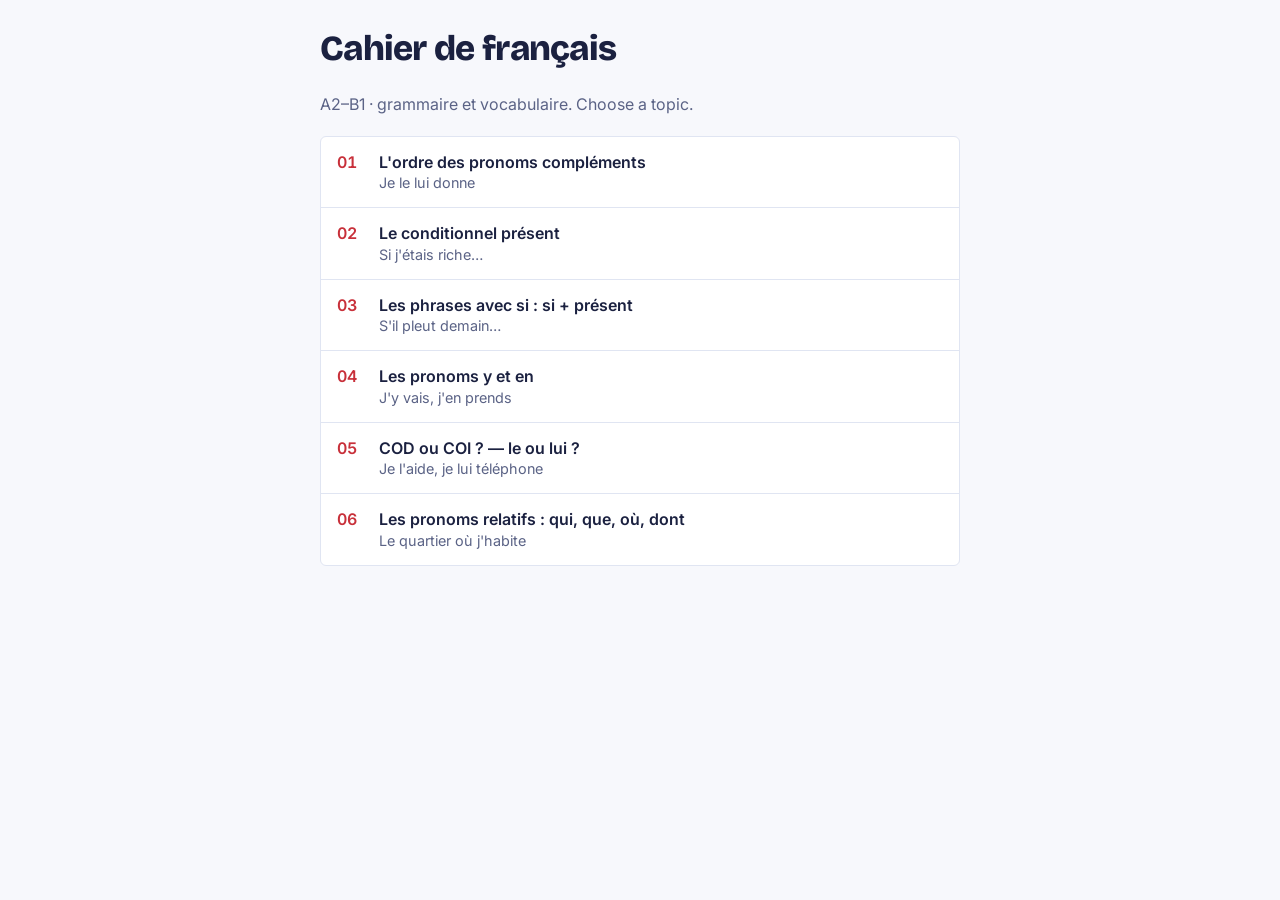
<file: docs/index.html>
<!doctype html>
<html lang="fr">
<head>
<meta charset="utf-8">
<meta name="viewport" content="width=device-width, initial-scale=1, viewport-fit=cover">
<style>
:root{color-scheme:light;padding-top:env(safe-area-inset-top,0px);padding-bottom:env(safe-area-inset-bottom,0px)}
body{margin:0;font:14px/1.4 system-ui,sans-serif}
img{max-width:100%}
[hidden]{display:none!important}
</style>
</head>
<body>
<title>Cahier de français</title>
<link rel="stylesheet" href="https://fonts.googleapis.com/css2?family=Bricolage+Grotesque:opsz,wght@12..96,800&family=Inter:wght@400;600&display=swap">
<style>
:root{--paper:#f7f8fc;--card:#fff;--ink:#1b2140;--muted:#5b6386;--line:#e0e5f2;--seyes:#d6def5;--blue:#2846b4;--red:#c8303a}
@media (prefers-color-scheme:dark){:root{--paper:#11131c;--card:#191c28;--ink:#e6e8f3;--muted:#9ba2c2;--line:#2a2f43;--seyes:#222842;--blue:#8fa5ff;--red:#ff7d84;color-scheme:dark}}
body{background:var(--paper);color:var(--ink);font-family:Inter,system-ui,sans-serif;font-size:16px;
  padding-left:max(16px,env(safe-area-inset-left,0px));padding-right:max(16px,env(safe-area-inset-right,0px));padding-block:24px 48px}
.wrap{max-width:640px;margin:0 auto;display:grid;gap:20px}
h1{font-family:"Bricolage Grotesque",system-ui,sans-serif;font-weight:800;font-size:2.2rem;margin:0;letter-spacing:-.02em}
.sub{color:var(--muted);margin:0}
ol{list-style:none;margin:0;padding:0;border:1px solid var(--line);border-radius:6px;background:var(--card)}
li{border-bottom:1px solid var(--line)} li:last-child{border-bottom:0}
a{display:grid;grid-template-columns:3ch 1fr;gap:12px;padding:14px 16px;color:inherit;text-decoration:none}
a:hover,a:focus-visible{background:var(--paper)}
.n{color:var(--red);font-weight:600;font-variant-numeric:tabular-nums}
.t{font-weight:600} .s{display:block;color:var(--muted);font-size:.9rem;font-weight:400}
</style>
<div class="wrap">
  <h1>Cahier de français</h1>
  <p class="sub">A2–B1 · grammaire et vocabulaire. Choose a topic.</p>
  <ol>
    <li><a href="01-ordre-des-pronoms/"><span class="n">01</span><span class="t">L&#x27;ordre des pronoms compléments<span class="s">Je le lui donne</span></span></a></li>
    <li><a href="02-conditionnel-present/"><span class="n">02</span><span class="t">Le conditionnel présent<span class="s">Si j&#x27;étais riche…</span></span></a></li>
    <li><a href="03-si-present/"><span class="n">03</span><span class="t">Les phrases avec si : si + présent<span class="s">S&#x27;il pleut demain…</span></span></a></li>
    <li><a href="04-pronoms-y-en/"><span class="n">04</span><span class="t">Les pronoms y et en<span class="s">J&#x27;y vais, j&#x27;en prends</span></span></a></li>
    <li><a href="05-cod-coi/"><span class="n">05</span><span class="t">COD ou COI ? — le ou lui ?<span class="s">Je l&#x27;aide, je lui téléphone</span></span></a></li>
    <li><a href="06-pronoms-relatifs/"><span class="n">06</span><span class="t">Les pronoms relatifs : qui, que, où, dont<span class="s">Le quartier où j&#x27;habite</span></span></a></li>
  </ol>
</div>

</body>
</html>
</file>
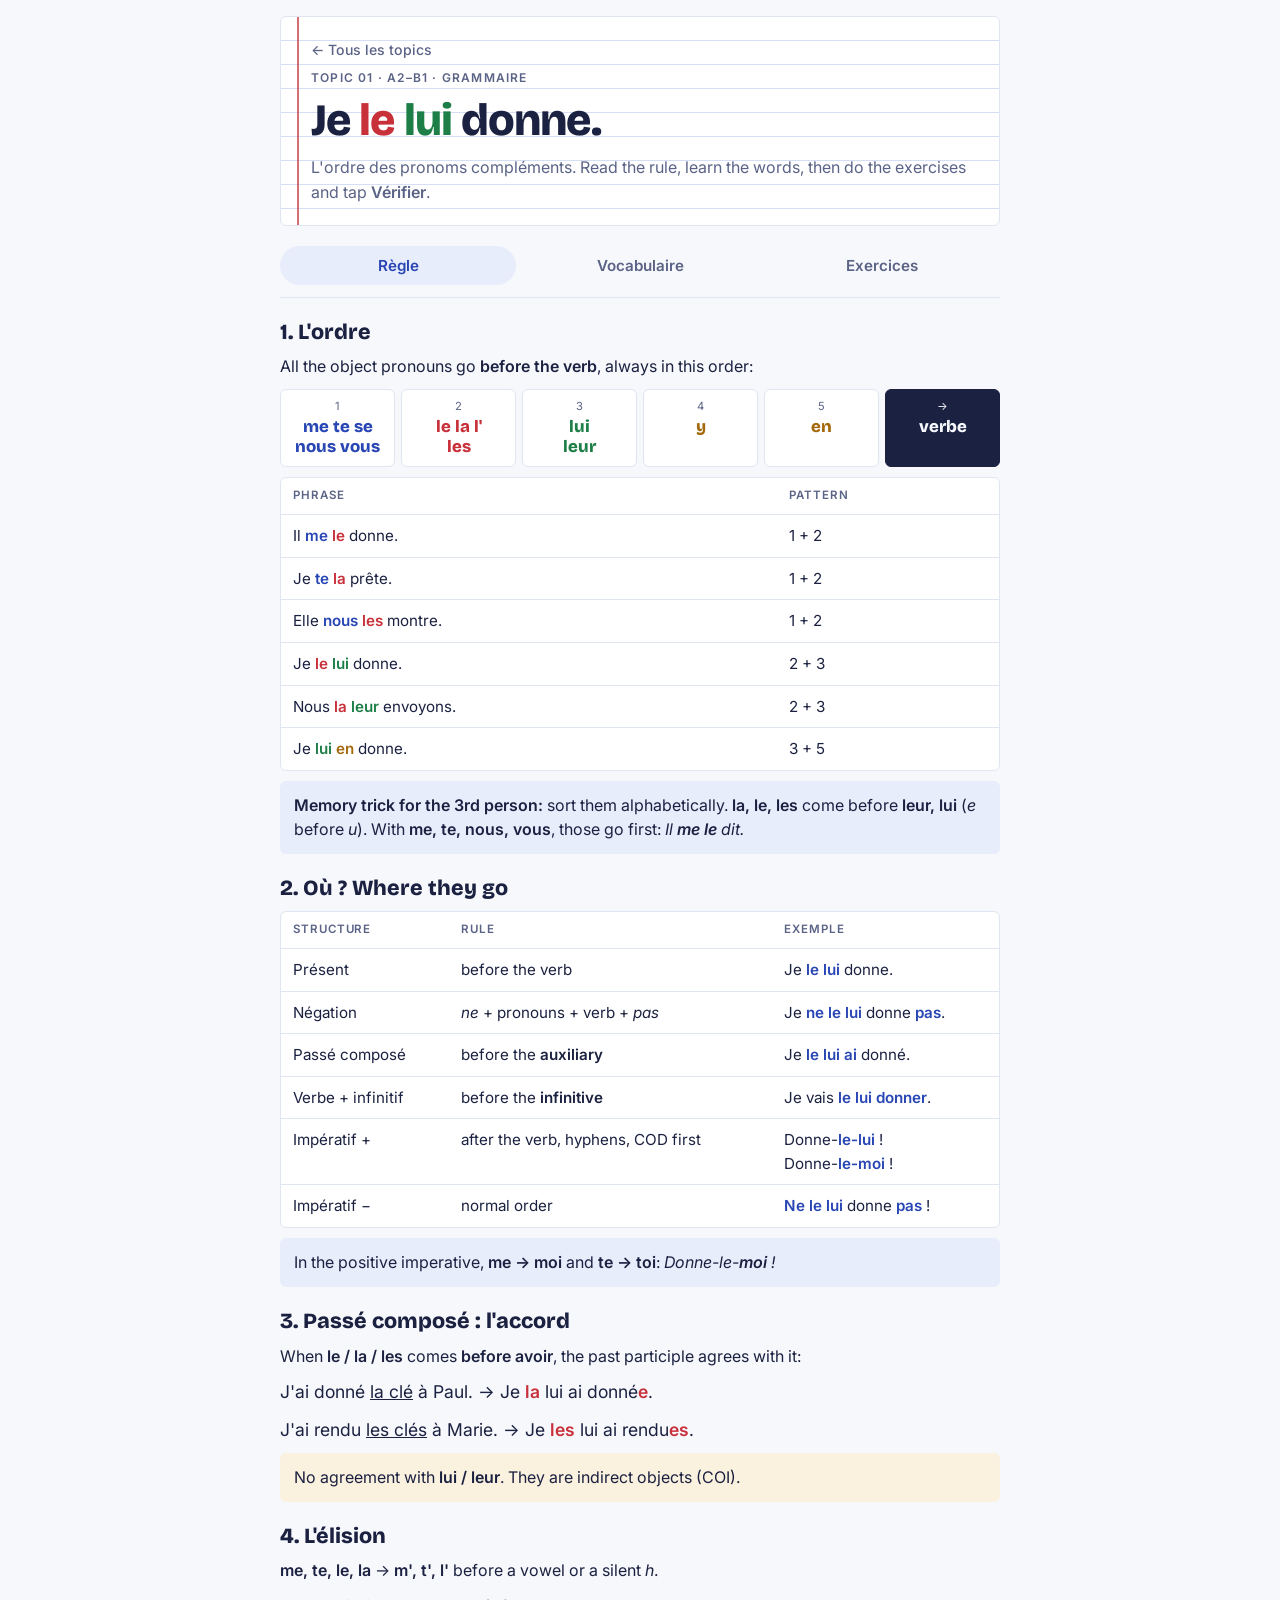
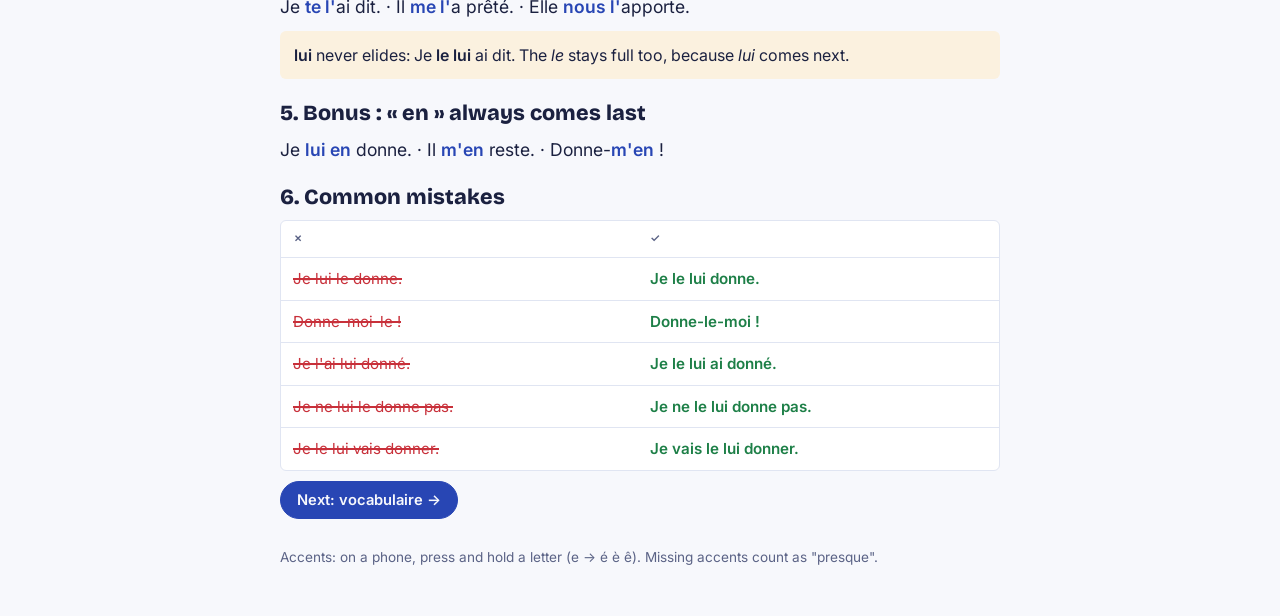
<file: docs/01-ordre-des-pronoms/index.html>
<!doctype html>
<html lang="fr">
<head>
<meta charset="utf-8">
<meta name="viewport" content="width=device-width, initial-scale=1, viewport-fit=cover">
<style>
:root{color-scheme:light;padding-top:env(safe-area-inset-top,0px);padding-bottom:env(safe-area-inset-bottom,0px)}
body{margin:0;font:14px/1.4 system-ui,sans-serif}
img{max-width:100%}
[hidden]{display:none!important}
</style>
</head>
<body>
<title>Je le lui donne</title>
<meta name="claude:viewport-fit-sides" content="cover">
<link rel="preconnect" href="https://fonts.googleapis.com">
<link rel="preconnect" href="https://fonts.gstatic.com" crossorigin>
<link rel="stylesheet" href="https://fonts.googleapis.com/css2?family=Bricolage+Grotesque:opsz,wght@12..96,600;12..96,800&family=Inter:wght@400;500;600&family=Caveat:wght@600&display=swap">
<style>
/* Layout: one narrow column like a French school notebook (Seyès lines, red margin); sticky tabs; red-pen corrections. */
:root {
  --paper: #f7f8fc;
  --card: #ffffff;
  --ink: #1b2140;
  --muted: #5b6386;
  --line: #e0e5f2;
  --seyes: #d6def5;
  --blue: #2846b4;
  --blue-soft: #e8edfc;
  --red: #c8303a;
  --red-soft: #fdecee;
  --green: #1d7f47;
  --green-soft: #e5f5ec;
  --amber: #a46a0e;
  --amber-soft: #fbf1df;
  --f-display: "Bricolage Grotesque", "Space Grotesk", system-ui, sans-serif;
  --f-body: "Inter", system-ui, -apple-system, "Segoe UI", sans-serif;
  --f-pen: "Caveat", "Comic Sans MS", cursive;
}
@media (prefers-color-scheme: dark) {
  :root:not([data-theme="light"]) {
    --paper: #11131c; --card: #191c28; --ink: #e6e8f3; --muted: #9ba2c2; --line: #2a2f43; --seyes: #222842;
    --blue: #8fa5ff; --blue-soft: #1e2546; --red: #ff7d84; --red-soft: #3a1c22; --green: #62d396; --green-soft: #15301f;
    --amber: #f1b75a; --amber-soft: #352a14; color-scheme: dark;
  }
}
:root[data-theme="dark"] {
  --paper: #11131c; --card: #191c28; --ink: #e6e8f3; --muted: #9ba2c2; --line: #2a2f43; --seyes: #222842;
  --blue: #8fa5ff; --blue-soft: #1e2546; --red: #ff7d84; --red-soft: #3a1c22; --green: #62d396; --green-soft: #15301f;
  --amber: #f1b75a; --amber-soft: #352a14; color-scheme: dark;
}
* { box-sizing: border-box; }
body {
  background: var(--paper); color: var(--ink); font-family: var(--f-body); font-size: 16px; line-height: 1.55;
  padding-left: max(16px, env(safe-area-inset-left, 0px)); padding-right: max(16px, env(safe-area-inset-right, 0px));
  padding-block: 0 48px;
}
body::before { content: ""; position: fixed; inset: 0 0 auto; height: env(safe-area-inset-top, 0px); z-index: 10; background: var(--paper); }
.wrap { max-width: 720px; margin: 0 auto; }
h1, h2, h3 { font-family: var(--f-display); text-wrap: balance; line-height: 1.15; margin: 0; }
h1 { font-size: clamp(2rem, 7vw, 2.8rem); font-weight: 800; letter-spacing: -0.02em; }
h2 { font-size: 1.35rem; font-weight: 800; }
h3 { font-size: 1.05rem; font-weight: 600; }
p { margin: 0; }
b, strong { font-weight: 600; }
.k { color: var(--blue); font-weight: 600; }

/* Header: Seyès ruling + red margin */
header.top {
  margin-top: 16px; padding: 22px 18px 20px 30px; border-radius: 6px; position: relative;
  background-color: var(--card);
  background-image: repeating-linear-gradient(to bottom, transparent 0 23px, var(--seyes) 23px 24px);
  border: 1px solid var(--line);
  display: grid; gap: 8px;
}
header.top::before { content: ""; position: absolute; left: 16px; top: 0; bottom: 0; width: 2px; background: var(--red); opacity: .7; }
.eyebrow { font-size: .75rem; letter-spacing: .1em; text-transform: uppercase; color: var(--muted); font-weight: 600; }
.sub { color: var(--muted); }

/* Tabs */
nav.tabs {
  position: sticky; top: env(safe-area-inset-top, 0px); z-index: 5; background: var(--paper);
  display: flex; gap: 6px; padding-block: 12px; margin-top: 8px; border-bottom: 1px solid var(--line);
}
nav.tabs button {
  flex: 1; font: 600 .95rem var(--f-body); color: var(--muted); background: transparent; border: 1px solid transparent;
  padding: 9px 6px; border-radius: 999px; cursor: pointer;
}
nav.tabs button[aria-selected="true"] { color: var(--blue); background: var(--blue-soft); border-color: var(--blue-soft); }
nav.tabs button:focus-visible, button:focus-visible, input:focus-visible { outline: 2px solid var(--blue); outline-offset: 2px; }

section.view { display: grid; gap: 22px; padding-top: 22px; }

/* Lesson */
.order { display: flex; flex-wrap: wrap; align-items: stretch; gap: 6px; }
.slot { flex: 1 1 90px; min-width: 0; border-radius: 6px; padding: 8px 8px 9px; text-align: center; border: 1px solid var(--line); background: var(--card); }
.slot .n { font-size: .7rem; letter-spacing: .08em; text-transform: uppercase; color: var(--muted); }
.slot .w { font-family: var(--f-display); font-weight: 800; font-size: 1.05rem; line-height: 1.25; }
.slot.s1 .w { color: var(--blue); } .slot.s2 .w { color: var(--red); } .slot.s3 .w { color: var(--green); } .slot.s4 .w, .slot.s5 .w { color: var(--amber); }
.slot.v { background: var(--ink); border-color: var(--ink); } .slot.v .w, .slot.v .n { color: var(--paper); }
.block { display: grid; gap: 10px; }
.ex { font-size: 1.1rem; }
.tip { background: var(--blue-soft); border-radius: 6px; padding: 12px 14px; }
.warn { background: var(--amber-soft); border-radius: 6px; padding: 12px 14px; }
.tbl-wrap { overflow-x: auto; border: 1px solid var(--line); border-radius: 6px; background: var(--card); }
table { border-collapse: collapse; width: 100%; font-size: .95rem; }
th, td { text-align: left; padding: 9px 12px; border-bottom: 1px solid var(--line); vertical-align: top; }
tr:last-child td { border-bottom: 0; }
th { font-size: .72rem; letter-spacing: .08em; text-transform: uppercase; color: var(--muted); font-weight: 600; }
td.bad { color: var(--red); text-decoration: line-through; text-decoration-thickness: 1.5px; }
td.good { color: var(--green); font-weight: 600; }
.p1 { color: var(--blue); font-weight: 600; } .p2 { color: var(--red); font-weight: 600; } .p3 { color: var(--green); font-weight: 600; } .p5 { color: var(--amber); font-weight: 600; }

/* Vocab */
.vtools { display: flex; flex-wrap: wrap; gap: 8px; align-items: center; justify-content: space-between; }
.vlist { display: grid; gap: 0; border: 1px solid var(--line); border-radius: 6px; background: var(--card); }
.vrow { display: grid; grid-template-columns: minmax(0, 1.2fr) minmax(0, 1fr); gap: 12px; padding: 10px 14px; border-bottom: 1px solid var(--line); cursor: pointer; }
.vrow:last-child { border-bottom: 0; }
.vrow .fr { font-weight: 600; }
.vrow .eg { grid-column: 1 / -1; font-size: .88rem; color: var(--muted); margin-top: -6px; }
.vrow .en { color: var(--muted); }
.hide-en .vrow .en { color: transparent; background: var(--line); border-radius: 4px; }
.hide-en .vrow.show .en { color: var(--muted); background: transparent; }
.vgroup { font-size: .75rem; letter-spacing: .1em; text-transform: uppercase; color: var(--muted); font-weight: 600; padding: 14px 14px 6px; border-bottom: 1px solid var(--line); background: var(--paper); }
.vgroup:first-child { border-radius: 6px 6px 0 0; }

/* Buttons */
.btn { font: 600 .92rem var(--f-body); border-radius: 999px; padding: 9px 16px; cursor: pointer; border: 1px solid var(--line); background: var(--card); color: var(--ink); }
.btn.primary { background: var(--blue); border-color: var(--blue); color: var(--paper); }
.btn.ghost { background: transparent; }
.row { display: flex; flex-wrap: wrap; gap: 8px; align-items: center; }

/* Exercises */
.score {
  display: grid; grid-template-columns: auto 1fr; gap: 6px 14px; align-items: center; background: var(--card);
  border: 1px solid var(--line); border-radius: 6px; padding: 14px 16px;
}
.score .big { font-family: var(--f-display); font-weight: 800; font-size: 2rem; font-variant-numeric: tabular-nums; line-height: 1; }
.bar { height: 8px; border-radius: 999px; background: var(--line); overflow: hidden; }
.bar > i { display: block; height: 100%; width: 0; background: var(--green); transition: width .4s ease; }
.score .row { grid-column: 1 / -1; }
.exsec { display: grid; gap: 12px; }
.exhead { display: flex; gap: 12px; align-items: baseline; justify-content: space-between; flex-wrap: wrap; }
.exhead h2 .L { color: var(--red); font-family: var(--f-pen); font-size: 1.7rem; margin-right: 6px; }
.instr { color: var(--muted); font-size: .93rem; }
.badge { font-variant-numeric: tabular-nums; font-weight: 600; font-size: .85rem; padding: 3px 10px; border-radius: 999px; background: var(--line); color: var(--muted); }
.badge.full { background: var(--green-soft); color: var(--green); }
.items { display: grid; gap: 0; background: var(--card); border: 1px solid var(--line); border-radius: 6px; }
.item { padding: 12px 14px 12px 40px; border-bottom: 1px solid var(--line); position: relative; display: grid; gap: 6px; min-width: 0; }
.item:last-child { border-bottom: 0; }
.item .num { position: absolute; left: 14px; top: 13px; font-size: .8rem; color: var(--muted); font-variant-numeric: tabular-nums; }
.item .src { color: var(--muted); font-size: .92rem; }
.item .line { font-size: 1.08rem; line-height: 2.1; overflow-wrap: anywhere; }
input.blank {
  font: 500 1.02rem var(--f-body); color: var(--blue); background: transparent; border: 0; border-bottom: 2px solid var(--seyes);
  padding: 0 4px 1px; border-radius: 0; text-align: center; min-width: 3.2em; max-width: 100%;
}
input.blank.wide { width: 100%; text-align: left; }
input.blank:focus { border-bottom-color: var(--blue); outline: none; background: var(--blue-soft); }
input.ok { border-bottom-color: var(--green); color: var(--green); }
input.near { border-bottom-color: var(--amber); color: var(--amber); }
input.bad { border-bottom-color: var(--red); color: var(--red); }
.mc { display: flex; flex-wrap: wrap; gap: 8px; }
.mc button { font: 500 1rem var(--f-body); padding: 6px 14px; border-radius: 999px; border: 1px solid var(--line); background: var(--paper); color: var(--ink); cursor: pointer; }
.mc button[aria-pressed="true"] { border-color: var(--blue); background: var(--blue-soft); color: var(--blue); }
.mc button.ok { border-color: var(--green); background: var(--green-soft); color: var(--green); }
.mc button.bad { border-color: var(--red); background: var(--red-soft); color: var(--red); }
.fb { font-size: .95rem; display: grid; gap: 2px; }
.fb .ans { color: var(--red); }
.fb .ans b { font-weight: 600; }
.fb .pen { font-family: var(--f-pen); font-size: 1.25rem; line-height: 1.2; color: var(--red); }
.fb.ok .pen { color: var(--green); }
.fb.near .pen { color: var(--amber); }
.toast { position: fixed; left: 50%; transform: translateX(-50%); bottom: calc(20px + env(safe-area-inset-bottom, 0px)); background: var(--ink); color: var(--paper); padding: 10px 16px; border-radius: 999px; font-weight: 500; font-size: .9rem; z-index: 20; }
.copybox { width: 100%; min-height: 120px; font: .85rem/1.4 ui-monospace, monospace; padding: 10px; border-radius: 6px; border: 1px solid var(--line); background: var(--card); color: var(--ink); }
footer { color: var(--muted); font-size: .85rem; padding-top: 28px; }
@media (prefers-reduced-motion: reduce) { .bar > i { transition: none; } }
textarea.free { width: 100%; font: 1rem/1.5 var(--f-body); color: var(--blue); background: var(--paper); border: 1px solid var(--line); border-radius: 6px; padding: 8px 10px; resize: vertical; }
textarea.free:focus { outline: 2px solid var(--blue); outline-offset: 1px; }
a.home { color: var(--muted); font-size: .88rem; text-decoration: none; font-weight: 500; }
a.home:hover, a.home:focus-visible { color: var(--blue); }
.conj { display: grid; grid-template-columns: repeat(auto-fit, minmax(150px, 1fr)); gap: 4px 18px; font-size: 1.05rem; }
.conj .e { color: var(--red); font-weight: 600; }
</style>

<div class="wrap">
  <header class="top">
    <a class="home" href="../">← Tous les topics</a>
    <div class="eyebrow">Topic 01 · A2–B1 · Grammaire</div>
    <h1>Je <span style="color:var(--red)">le</span> <span style="color:var(--green)">lui</span> donne.</h1>
    <p class="sub">L'ordre des pronoms compléments. Read the rule, learn the words, then do the exercises and tap <b>Vérifier</b>.</p>
  </header>

  <nav class="tabs" role="tablist">
    <button role="tab" id="tab-regle" aria-selected="false" data-view="regle">Règle</button>
    <button role="tab" id="tab-vocab" aria-selected="false" data-view="vocab">Vocabulaire</button>
    <button role="tab" id="tab-exos" aria-selected="false" data-view="exos">Exercices</button>
  </nav>

  <!-- ============ RÈGLE ============ -->
  <section class="view" id="regle" hidden>
    <div class="block">
      <h2>1. L'ordre</h2>
      <p>All the object pronouns go <b>before the verb</b>, always in this order:</p>
      <div class="order" aria-label="Pronoun order">
        <div class="slot s1"><div class="n">1</div><div class="w">me te se<br>nous vous</div></div>
        <div class="slot s2"><div class="n">2</div><div class="w">le la l'<br>les</div></div>
        <div class="slot s3"><div class="n">3</div><div class="w">lui<br>leur</div></div>
        <div class="slot s4"><div class="n">4</div><div class="w">y</div></div>
        <div class="slot s5"><div class="n">5</div><div class="w">en</div></div>
        <div class="slot v"><div class="n">→</div><div class="w">verbe</div></div>
      </div>
      <div class="tbl-wrap"><table>
        <tr><th>Phrase</th><th>Pattern</th></tr>
        <tr><td>Il <span class="p1">me</span> <span class="p2">le</span> donne.</td><td>1 + 2</td></tr>
        <tr><td>Je <span class="p1">te</span> <span class="p2">la</span> prête.</td><td>1 + 2</td></tr>
        <tr><td>Elle <span class="p1">nous</span> <span class="p2">les</span> montre.</td><td>1 + 2</td></tr>
        <tr><td>Je <span class="p2">le</span> <span class="p3">lui</span> donne.</td><td>2 + 3</td></tr>
        <tr><td>Nous <span class="p2">la</span> <span class="p3">leur</span> envoyons.</td><td>2 + 3</td></tr>
        <tr><td>Je <span class="p3">lui</span> <span class="p5">en</span> donne.</td><td>3 + 5</td></tr>
      </table></div>
      <p class="tip"><b>Memory trick for the 3rd person:</b> sort them alphabetically. <b>la, le, les</b> come before <b>leur, lui</b> (<i>e</i> before <i>u</i>). With <b>me, te, nous, vous</b>, those go first: <i>Il <b>me le</b> dit.</i></p>
    </div>

    <div class="block">
      <h2>2. Où ? Where they go</h2>
      <div class="tbl-wrap"><table>
        <tr><th>Structure</th><th>Rule</th><th>Exemple</th></tr>
        <tr><td>Présent</td><td>before the verb</td><td>Je <b class="k">le lui</b> donne.</td></tr>
        <tr><td>Négation</td><td><i>ne</i> + pronouns + verb + <i>pas</i></td><td>Je <b class="k">ne le lui</b> donne <b class="k">pas</b>.</td></tr>
        <tr><td>Passé composé</td><td>before the <b>auxiliary</b></td><td>Je <b class="k">le lui ai</b> donné.</td></tr>
        <tr><td>Verbe + infinitif</td><td>before the <b>infinitive</b></td><td>Je vais <b class="k">le lui donner</b>.</td></tr>
        <tr><td>Impératif +</td><td>after the verb, hyphens, COD first</td><td>Donne-<b class="k">le-lui</b> !<br>Donne-<b class="k">le-moi</b> !</td></tr>
        <tr><td>Impératif −</td><td>normal order</td><td><b class="k">Ne le lui</b> donne <b class="k">pas</b> !</td></tr>
      </table></div>
      <p class="tip">In the positive imperative, <b>me → moi</b> and <b>te → toi</b>: <i>Donne-le-<b>moi</b> !</i></p>
    </div>

    <div class="block">
      <h2>3. Passé composé : l'accord</h2>
      <p>When <b>le / la / les</b> comes <b>before avoir</b>, the past participle agrees with it:</p>
      <p class="ex">J'ai donné <u>la clé</u> à Paul. → Je <span class="p2">la</span> lui ai donné<span class="p2">e</span>.</p>
      <p class="ex">J'ai rendu <u>les clés</u> à Marie. → Je <span class="p2">les</span> lui ai rendu<span class="p2">es</span>.</p>
      <p class="warn">No agreement with <b>lui / leur</b>. They are indirect objects (COI).</p>
    </div>

    <div class="block">
      <h2>4. L'élision</h2>
      <p><b>me, te, le, la</b> → <b>m', t', l'</b> before a vowel or a silent <i>h</i>.</p>
      <p class="ex">Je <b class="k">te l'</b>ai dit. · Il <b class="k">me l'</b>a prêté. · Elle <b class="k">nous l'</b>apporte.</p>
      <p class="warn"><b>lui</b> never elides: Je <b>le lui</b> ai dit. The <i>le</i> stays full too, because <i>lui</i> comes next.</p>
    </div>

    <div class="block">
      <h2>5. Bonus : « en » always comes last</h2>
      <p class="ex">Je <b class="k">lui en</b> donne. · Il <b class="k">m'en</b> reste. · Donne-<b class="k">m'en</b> !</p>
    </div>

    <div class="block">
      <h2>6. Common mistakes</h2>
      <div class="tbl-wrap"><table>
        <tr><th>✗</th><th>✓</th></tr>
        <tr><td class="bad">Je lui le donne.</td><td class="good">Je le lui donne.</td></tr>
        <tr><td class="bad">Donne-moi-le !</td><td class="good">Donne-le-moi !</td></tr>
        <tr><td class="bad">Je l'ai lui donné.</td><td class="good">Je le lui ai donné.</td></tr>
        <tr><td class="bad">Je ne lui le donne pas.</td><td class="good">Je ne le lui donne pas.</td></tr>
        <tr><td class="bad">Je le lui vais donner.</td><td class="good">Je vais le lui donner.</td></tr>
      </table></div>
      <div class="row"><button class="btn primary" data-go="vocab">Next: vocabulaire →</button></div>
    </div>
  </section>

  <!-- ============ VOCAB ============ -->
  <section class="view" id="vocab" hidden>
    <div class="block">
      <h2>Rendre service</h2>
      <p class="sub">Doing favours. These verbs take two objects (<i>qqch <b>à</b> qqn</i>), so they're perfect for <i>le lui</i>. All of them appear in the exercises.</p>
    </div>
    <div class="vtools">
      <label class="row" style="gap:8px; cursor:pointer;"><input type="checkbox" id="hideEn"> Hide English (tap a row to reveal)</label>
    </div>
    <div class="vlist" id="vlist"></div>
    <p class="warn"><b>prêter</b> = lend (give for a while) · <b>emprunter</b> = borrow (take for a while).<br>Mon frère <b>me prête</b> sa voiture. = J'<b>emprunte</b> la voiture <b>à</b> mon frère.</p>
    <div class="row"><button class="btn primary" data-go="exos">Next: exercices →</button></div>
  </section>

  <!-- ============ EXERCICES (built by shared/engine.js) ============ -->
  <section class="view" id="exos" hidden></section>

  <footer>Accents: on a phone, press and hold a letter (e → é è ê). Missing accents count as "presque".</footer>
</div>

<script>
const TOPIC = { num: "01", name: "ordre des pronoms" };
const VOCAB = [
  { g: "Verbes" },
  { fr: "prêter qqch à qqn", en: "to lend", eg: "Je prête mon vélo à Sophie." },
  { fr: "emprunter qqch à qqn", en: "to borrow", eg: "J'emprunte la voiture à mon frère." },
  { fr: "rendre qqch à qqn", en: "to give back", eg: "Je rends les clés au voisin." },
  { fr: "rembourser qqn", en: "to pay back", eg: "Je te rembourse demain." },
  { fr: "offrir qqch à qqn", en: "to give (a gift)", eg: "Il offre des fleurs à sa mère." },
  { fr: "envoyer", en: "to send", eg: "Je t'envoie la recette." },
  { fr: "apporter", en: "to bring", eg: "Elle nous apporte le courrier." },
  { fr: "montrer", en: "to show", eg: "Montre-moi tes photos !" },
  { fr: "expliquer", en: "to explain", eg: "Le prof nous explique la règle." },
  { fr: "raconter", en: "to tell (a story)", eg: "Raconte-moi l'histoire !" },
  { fr: "promettre", en: "to promise", eg: "Je te le promets." },
  { fr: "confier qqch à qqn", en: "to entrust", eg: "Je lui confie mes clés." },
  { g: "Noms" },
  { fr: "un voisin / une voisine", en: "a neighbour" },
  { fr: "un cadeau", en: "a gift" },
  { fr: "un colis", en: "a parcel" },
  { fr: "le courrier", en: "the mail" },
  { fr: "une clé", en: "a key" },
  { fr: "un chargeur", en: "a charger" },
  { fr: "un tire-bouchon", en: "a corkscrew" },
  { fr: "un appareil photo", en: "a camera" },
  { fr: "une recette", en: "a recipe" },
  { fr: "l'argent (m.)", en: "money" },
  { g: "Expressions" },
  { fr: "rendre service à qqn", en: "to do someone a favour" },
  { fr: "avoir besoin de qqch", en: "to need something" },
  { fr: "Ça marche !", en: "Deal! / OK!" },
  { fr: "sans faute", en: "without fail" },
  { fr: "C'est gentil !", en: "That's kind!" },
];

/* [] = a blank. ans: one array of accepted answers per blank. */
const EX = [
  { id: "A", title: "Choose the order", instr: "Tap the correct option.", type: "mc", items: [
    { src: "Tu prêtes ta voiture à Paul ?", text: "Oui, je ___ prête.", opts: ["lui la", "la lui"], c: 1, why: "le/la/les before lui/leur." },
    { src: "Il me montre ses photos.", text: "Il ___ montre.", opts: ["me les", "les me"], c: 0, why: "me/te/nous/vous always go first." },
    { src: "Nous envoyons le colis à nos parents.", text: "Nous ___ envoyons.", opts: ["leur le", "le leur"], c: 1, why: "le before leur." },
    { src: "Tu me rends la clé ?", text: "Oui, je ___ rends.", opts: ["te la", "la te"], c: 0, why: "te first, then la." },
    { src: "Elle vous explique la règle.", text: "Elle ___ explique.", opts: ["vous l'", "la vous"], c: 0, why: "vous first; la → l' before a vowel." },
    { src: "Je donne des bonbons aux enfants.", text: "Je ___ donne.", opts: ["en leur", "leur en"], c: 1, why: "en always comes last." },
  ]},
  { id: "B", title: "Two pronouns · présent", instr: "Replace the underlined words with pronouns.", type: "blanks", items: [
    { src: "Je prête <u>mon vélo</u> <u>à Sophie</u>.", text: "Je [] [] prête.", ans: [["le"], ["lui"]] },
    { src: "Marc offre <u>ces fleurs</u> <u>à sa mère</u>.", text: "Marc [] [] offre.", ans: [["les"], ["lui"]] },
    { src: "Le prof explique <u>la leçon</u> <u>aux étudiants</u>.", text: "Le prof [] [] explique.", ans: [["la"], ["leur"]] },
    { src: "Tu me racontes <u>l'histoire</u> ?", text: "Tu [] [] racontes ?", ans: [["me"], ["la"]] },
    { src: "Ma voisine nous apporte <u>le courrier</u>.", text: "Ma voisine [] []apporte.", ans: [["nous"], ["l'"]], why: "le → l' before a vowel (apporte)." },
    { src: "Je rends <u>les clés</u> <u>à mon voisin</u>.", text: "Je [] [] rends.", ans: [["les"], ["lui"]] },
    { src: "Je vous envoie <u>la recette</u> ce soir.", text: "Je [] []envoie ce soir.", ans: [["vous"], ["l'"]], why: "la → l' before a vowel (envoie)." },
    { src: "Ils montrent <u>leur appartement</u> <u>à leurs amis</u>.", text: "Ils [] [] montrent.", ans: [["le"], ["leur"]] },
  ]},
  { id: "C", title: "Négation", instr: "ne … pas wraps the pronouns and the verb.", type: "blanks", items: [
    { src: "Je ne prête pas <u>mon chargeur</u> <u>à Julien</u>.", text: "Je ne [] [] prête pas.", ans: [["le"], ["lui"]] },
    { src: "Tu ne me dis pas <u>la vérité</u> !", text: "Tu ne [] [] dis pas !", ans: [["me"], ["la"]] },
    { src: "Nous ne rendons pas <u>les livres</u> <u>à Mme Martin</u>.", text: "Nous ne [] [] rendons pas.", ans: [["les"], ["lui"]], why: "Mme Martin is one person → lui." },
    { src: "Elle ne nous montre pas <u>ses photos</u>.", text: "Elle ne [] [] montre pas.", ans: [["nous"], ["les"]] },
  ]},
  { id: "D", title: "Passé composé", instr: "Pronouns go before the auxiliary. Small blank after a participle = its ending (e, s, es).", type: "blanks", items: [
    { src: "J'ai prêté <u>mon appareil photo</u> <u>à Léa</u>.", text: "Je [] [] ai prêté.", ans: [["le"], ["lui"]], why: "lui never elides, and le stays full before it." },
    { src: "Tu as rendu <u>la clé</u> <u>au voisin</u> ?", text: "Oui, je [] [] ai rendu[].", ans: [["la"], ["lui"], ["e"]], why: "la (la clé) comes before avoir → rendue." },
    { src: "Il m'a envoyé <u>les photos</u>.", text: "Il [] []a envoyé[].", ans: [["me"], ["les"], ["es"]], why: "les photos = feminine plural → envoyées." },
    { src: "Nous avons expliqué <u>le problème</u> <u>à nos collègues</u>.", text: "Nous [] [] avons expliqué.", ans: [["le"], ["leur"]] },
    { src: "Elle t'a raconté <u>l'histoire</u> ?", text: "Elle [] []a raconté[] ?", ans: [["te"], ["l'"], ["e"]], why: "te l'a (elision); l'histoire is feminine → racontée." },
    { src: "Je n'ai pas remboursé <u>l'argent</u> <u>à Paul</u>.", text: "Je ne [] [] ai pas remboursé.", ans: [["le"], ["lui"]] },
  ]},
  { id: "E", title: "Verbe + infinitif", instr: "Pronouns go before the infinitive.", type: "blanks", items: [
    { src: "Je vais prêter <u>ma voiture</u> <u>à Hugo</u>.", text: "Je vais [] [] prêter.", ans: [["la"], ["lui"]] },
    { src: "Tu peux me montrer <u>ton jardin</u> ?", text: "Tu peux [] [] montrer ?", ans: [["me"], ["le"]] },
    { src: "On doit rendre <u>les livres</u> <u>à la prof</u> demain.", text: "On doit [] [] rendre demain.", ans: [["les"], ["lui"]] },
    { src: "Je ne veux pas raconter <u>ce secret</u> <u>à mes parents</u>.", text: "Je ne veux pas [] [] raconter.", ans: [["le"], ["leur"]] },
  ]},
  { id: "F", title: "Impératif", instr: "Positive: verb-COD-COI with hyphens (moi, toi). Negative: normal order.", type: "blanks", items: [
    { src: "Donne-moi <u>le sel</u> !", text: "Donne-[]-[] !", ans: [["le"], ["moi"]] },
    { src: "Montrez <u>la photo</u> <u>à Marie</u> !", text: "Montrez-[]-[] !", ans: [["la"], ["lui"]] },
    { src: "Rends <u>les clés</u> <u>à tes voisins</u> !", text: "Rends-[]-[] !", ans: [["les"], ["leur"]] },
    { src: "Ne me donne pas <u>ce papier</u> !", text: "Ne [] [] donne pas !", ans: [["me"], ["le"]], why: "Negative imperative → normal order." },
    { src: "Envoie-nous <u>la recette</u> !", text: "Envoie-[]-[] !", ans: [["la"], ["nous"]] },
    { src: "N'offre pas <u>ce cadeau</u> <u>à ta sœur</u> !", text: "Ne [] [] offre pas !", ans: [["le"], ["lui"]] },
  ]},
  { id: "G", title: "Answer with pronouns", instr: "Write the whole answer. Replace both objects.", type: "sentence", items: [
    { src: "Tu prêtes ton tire-bouchon à ton voisin ?", lead: "Oui,", ans: ["je le lui prête"] },
    { src: "Vous nous envoyez le colis ?", lead: "Oui,", ans: ["nous vous l'envoyons", "je vous l'envoie", "on vous l'envoie"] },
    { src: "Tu as rendu les clés à Paul ?", lead: "Non,", ans: ["je ne les lui ai pas rendues"], why: "les clés = feminine plural → rendues." },
    { src: "Elle va offrir ce livre à ses enfants ?", lead: "Oui,", ans: ["elle va le leur offrir"] },
    { src: "Tu me montres ton appartement ?", lead: "Oui,", ans: ["je te le montre"] },
    { src: "Il t'a remboursé l'argent ?", lead: "Non,", ans: ["il ne me l'a pas remboursé"], why: "me l'a: le → l' before a." },
  ]},
  { id: "H", title: "Bonus : en", instr: "en always comes last.", type: "blanks", items: [
    { src: "Tu donnes <u>des bonbons</u> <u>aux enfants</u> ?", text: "Oui, je [] [] donne.", ans: [["leur"], ["en"]] },
    { src: "Il te reste <u>du pain</u> ?", text: "Oui, il [] reste.", ans: [["m'en"]] },
    { src: "Donne-moi <u>du café</u> !", text: "Donne-[] !", ans: [["m'en"]], why: "moi + en → m'en." },
  ]},
  { id: "V", title: "Vocabulaire", instr: "prêter, emprunter, rendre, rembourser, offrir, in the présent.", type: "blanks", items: [
    { src: "Je n'ai pas de voiture, alors…", text: "j'[] la voiture de mon frère.", ans: [["emprunte"]] },
    { src: "Mon frère est sympa :", text: "il me [] sa voiture.", ans: [["prête"]] },
    { src: "Demain, sans faute :", text: "je lui [] sa voiture.", ans: [["rends"]] },
    { src: "Tu m'as prêté 20 euros ?", text: "Je te [] demain, promis.", ans: [["rembourse"]] },
    { src: "C'est ton anniversaire !", text: "Je t'[] ce petit cadeau.", ans: [["offre"]] },
  ]},
];

</script>
<script>
/* Shared exercise engine for every topic page.
   The topic page defines, before loading this file:
     TOPIC = { num: "02", name: "Conditionnel présent" }
     VOCAB = [ { g: "Group" } | { fr, en, eg? } ]
     EX    = [ { id, title, instr, type: "mc"|"blanks"|"sentence"|"free", items: [...] } ]
   Item shapes:
     mc:       { src, text: "… ___ …", opts: [..], c: indexOfCorrect, why? }
     blanks:   { src, text: "… [] … [] …", ans: [[accepted…], [accepted…]], why? }
     sentence: { src, lead: "Oui," | "", ans: [accepted full answers…], why? }
     free:     { src }  (not graded: included in "Copier" so Claude can correct it)
*/
(function () {
  const KEY = "fr" + TOPIC.num + "-v1";
  let store = {};
  try { store = JSON.parse(localStorage.getItem(KEY) || "{}") || {}; } catch (e) { store = {}; }
  const save = () => { try { localStorage.setItem(KEY, JSON.stringify(store)); } catch (e) {} };

  const norm = s => (s || "").toLowerCase().replace(/[’`´]/g, "'").replace(/\s+/g, " ").replace(/\s*'\s*/g, "'").trim();
  const sentNorm = s => norm(s).replace(/[.!?,;…]+/g, " ").replace(/^(oui|non)\s+/, "").replace(/\s+/g, " ").trim();
  const strip = s => s.normalize("NFD").replace(/[̀-ͯ]/g, "");
  const esc = s => String(s).replace(/[&<>"]/g, c => ({ "&": "&amp;", "<": "&lt;", ">": "&gt;", '"': "&quot;" }[c]));
  const $ = s => document.querySelector(s);
  const graded = EX.filter(s => s.type !== "free");
  const TOTAL = graded.reduce((n, s) => n + s.items.length, 0);
  const INPUT_ATTRS = 'autocomplete="off" autocapitalize="off" autocorrect="off" spellcheck="false"';

  function grade(val, accepted, f) {
    const v = f(val);
    if (!v) return "empty";
    if (accepted.some(a => f(a) === v)) return "ok";
    if (accepted.some(a => strip(f(a)) === strip(v))) return "near";
    return "bad";
  }

  /* ---------- Exercise shell ---------- */
  $("#exos").innerHTML = `
    <div class="score">
      <div class="big" id="scoreBig">0/${TOTAL}</div>
      <div style="display:grid; gap:6px; min-width:0;">
        <div class="bar"><i id="scoreBar"></i></div>
        <div class="instr" id="scoreTxt"></div>
      </div>
      <div class="row">
        <button class="btn primary" id="checkAll">Tout vérifier</button>
        <button class="btn" id="copyErr">Copier pour Claude</button>
        <button class="btn ghost" id="resetAll">Effacer tout</button>
      </div>
    </div>
    <div id="resetConfirm" class="warn" hidden>
      <div class="row" style="justify-content:space-between;"><span>Erase all your answers?</span>
      <span class="row"><button class="btn" id="resetYes">Oui, effacer</button><button class="btn ghost" id="resetNo">Annuler</button></span></div>
    </div>
    <textarea id="copyBox" class="copybox" readonly hidden></textarea>
    <div id="exList" style="display:grid; gap:28px;"></div>`;
  document.body.insertAdjacentHTML("beforeend", '<div class="toast" id="toast" hidden></div>');

  /* ---------- Tabs ---------- */
  function show(view) {
    if (!["regle", "vocab", "exos"].includes(view)) view = "regle";
    document.querySelectorAll("section.view").forEach(s => s.hidden = s.id !== view);
    document.querySelectorAll("nav.tabs button").forEach(b => b.setAttribute("aria-selected", b.dataset.view === view));
    try { localStorage.setItem(KEY + "-tab", view); } catch (e) {}
  }
  document.querySelectorAll("[data-view]").forEach(b => b.onclick = () => show(b.dataset.view));
  document.querySelectorAll("[data-go]").forEach(b => b.onclick = () => { show(b.dataset.go); window.scrollTo(0, 0); });

  /* ---------- Vocab ---------- */
  const vlist = $("#vlist");
  vlist.innerHTML = VOCAB.map(v => v.g ? `<div class="vgroup">${esc(v.g)}</div>` :
    `<div class="vrow"><div class="fr">${esc(v.fr)}</div><div class="en">${esc(v.en)}</div>${v.eg ? `<div class="eg">${esc(v.eg)}</div>` : ""}</div>`).join("");
  vlist.addEventListener("click", e => { const r = e.target.closest(".vrow"); if (r) r.classList.toggle("show"); });
  $("#hideEn").onchange = e => { vlist.classList.toggle("hide-en", e.target.checked); vlist.querySelectorAll(".vrow").forEach(r => r.classList.remove("show")); };

  /* ---------- Render exercises ---------- */
  const fillTemplate = (text, answers) => { let i = 0; return esc(text).replace(/\[\]/g, () => `<b>${esc(answers[i++] || "")}</b>`); };
  const withStop = s => /[.!?…]$/.test(s.trim()) ? s : s + ".";

  function itemBody(sec, it, id) {
    if (sec.type === "mc") {
      return `<div class="line">${esc(it.text)}</div><div class="mc" data-id="${id}">${it.opts.map((o, k) =>
        `<button type="button" data-k="${k}" aria-pressed="${store[id] === k}">${String.fromCharCode(97 + k)}) ${esc(o)}</button>`).join("")}</div>`;
    }
    if (sec.type === "blanks") {
      let n = 0;
      const line = esc(it.text).replace(/\[\]/g, () => {
        const bid = `${id}-${n}`, w = Math.max(3, it.ans[n][0].length + 1.5); n++;
        return `<input class="blank" id="in-${bid}" data-b="${bid}" style="width:${w}ch" ${INPUT_ATTRS} value="${esc(store[bid] || "")}">`;
      });
      return `<div class="line">${line}</div>`;
    }
    if (sec.type === "sentence") {
      return `<div class="line">${it.lead ? esc(it.lead) + " " : ""}<input class="blank wide" id="in-${id}-0" data-b="${id}-0" ${INPUT_ATTRS} value="${esc(store[id + "-0"] || "")}"></div>`;
    }
    return `<textarea class="free" id="in-${id}-0" data-b="${id}-0" rows="3" spellcheck="false" placeholder="Écris ici…">${esc(store[id + "-0"] || "")}</textarea>`;
  }

  function render() {
    $("#exList").innerHTML = EX.map(sec => {
      const items = sec.items.map((it, i) => {
        const id = `${sec.id}${i + 1}`;
        return `<div class="item" id="it-${id}"><span class="num">${i + 1}</span>${it.src ? `<div class="src">${it.src}</div>` : ""}${itemBody(sec, it, id)}<div class="fb" hidden></div></div>`;
      }).join("");
      const badge = sec.type === "free" ? "for Claude" : `${sec.items.length} items`;
      const btn = sec.type === "free" ? "" : `<div class="row"><button class="btn primary" data-check="${sec.id}">Vérifier ${sec.id}</button></div>`;
      return `<div class="exsec" id="sec-${sec.id}">
        <div class="exhead"><h2><span class="L">${sec.id}</span>${esc(sec.title)}</h2><span class="badge" id="badge-${sec.id}">${badge}</span></div>
        <p class="instr">${esc(sec.instr)}</p>
        <div class="items">${items}</div>${btn}
      </div>`;
    }).join("");
  }
  render();

  const list = $("#exList");
  list.addEventListener("input", e => {
    const b = e.target.dataset.b; if (!b) return;
    store[b] = e.target.value; e.target.classList.remove("ok", "bad", "near"); save();
  });
  list.addEventListener("keydown", e => {
    if (e.key !== "Enter" || !e.target.matches("input.blank")) return;
    e.preventDefault();
    const all = [...document.querySelectorAll("input.blank")], nx = all[all.indexOf(e.target) + 1];
    if (nx) nx.focus(); else e.target.blur();
  });
  list.addEventListener("click", e => {
    const opt = e.target.closest(".mc button");
    if (opt) {
      const box = opt.parentElement;
      store[box.dataset.id] = +opt.dataset.k; save();
      box.querySelectorAll("button").forEach(b => { b.setAttribute("aria-pressed", b === opt); b.classList.remove("ok", "bad"); });
      return;
    }
    const c = e.target.closest("[data-check]");
    if (c) { checkSection(c.dataset.check); updateScore(); }
  });

  /* ---------- Checking ---------- */
  const results = {};
  function checkSection(sid) {
    const sec = EX.find(s => s.id === sid);
    if (sec.type === "free") return;
    let ok = 0;
    sec.items.forEach((it, i) => {
      const id = `${sid}${i + 1}`, el = $(`#it-${id}`), fb = el.querySelector(".fb");
      let state, mine, correct;
      if (sec.type === "mc") {
        const pick = store[id];
        state = pick == null ? "empty" : pick === it.c ? "ok" : "bad";
        mine = pick == null ? "" : it.opts[pick];
        correct = esc(it.text).replace("___", `<b>${esc(it.opts[it.c])}</b>`);
        el.querySelectorAll(".mc button").forEach(b => {
          b.classList.remove("ok", "bad");
          if (+b.dataset.k === it.c && state !== "empty") b.classList.add("ok");
          else if (+b.dataset.k === pick) b.classList.add("bad");
        });
      } else if (sec.type === "blanks") {
        const states = it.ans.map((acc, n) => {
          const inp = $(`#in-${id}-${n}`), st = grade(inp.value, acc, norm);
          inp.classList.remove("ok", "bad", "near"); inp.classList.add(st === "empty" ? "bad" : st);
          return st;
        });
        state = states.every(s => s === "ok") ? "ok"
          : states.every(s => s === "empty") ? "empty"
          : states.every(s => s === "ok" || s === "near") ? "near" : "bad";
        mine = it.ans.map((_, n) => $(`#in-${id}-${n}`).value.trim() || "…").join(" / ");
        correct = fillTemplate(it.text, it.ans.map(a => a[0]));
      } else {
        const inp = $(`#in-${id}-0`);
        state = grade(inp.value, it.ans, sentNorm);
        inp.classList.remove("ok", "bad", "near"); inp.classList.add(state === "empty" ? "bad" : state);
        mine = inp.value.trim();
        correct = `${it.lead ? esc(it.lead) + " " : ""}<b>${esc(withStop(it.ans[0]))}</b>`;
      }
      if (state === "ok") ok++;
      results[id] = { state, mine, correct: correct.replace(/<[^>]+>/g, "").replace(/&amp;/g, "&").replace(/&lt;/g, "<").replace(/&gt;/g, ">").replace(/&quot;/g, '"') };
      const why = it.why ? esc(it.why) : "";
      fb.hidden = false;
      fb.className = "fb " + (state === "ok" ? "ok" : state === "near" ? "near" : "bad");
      fb.innerHTML =
        state === "ok" ? `<span class="pen">Très bien !</span>` :
        state === "near" ? `<span class="pen">Presque ! Check the accents.</span><span class="ans">${correct}</span>` :
        state === "empty" ? `<span class="pen">Pas de réponse.</span><span class="ans">${correct}</span>${why ? `<span class="instr">${why}</span>` : ""}` :
        `<span class="ans">${correct}</span>${why ? `<span class="pen">${why}</span>` : ""}`;
    });
    const badge = $(`#badge-${sid}`);
    badge.textContent = `${ok}/${sec.items.length}`;
    badge.classList.toggle("full", ok === sec.items.length);
  }

  function updateScore() {
    const checked = Object.values(results), ok = checked.filter(r => r.state === "ok").length;
    $("#scoreBig").textContent = `${ok}/${TOTAL}`;
    $("#scoreBar").style.width = (100 * ok / TOTAL) + "%";
    $("#scoreTxt").textContent = checked.length === 0 ? `Tap "Vérifier" under each exercise, or check everything at once.`
      : ok === TOTAL ? "Parfait ! Everything is correct."
      : `${checked.length} of ${TOTAL} checked · ${checked.length - ok} to review.`;
  }
  updateScore();

  function toast(msg) { const t = $("#toast"); t.textContent = msg; t.hidden = false; clearTimeout(toast.t); toast.t = setTimeout(() => t.hidden = true, 2200); }

  const checkAll = () => { graded.forEach(s => checkSection(s.id)); updateScore(); };
  $("#checkAll").onclick = () => { checkAll(); toast("Tout est vérifié"); };

  $("#copyErr").onclick = () => {
    checkAll();
    const errs = Object.entries(results).filter(([, r]) => r.state !== "ok")
      .map(([id, r]) => `${id}: I wrote "${r.mine || "—"}" · correct: ${r.correct}`);
    const free = EX.filter(s => s.type === "free").flatMap(s => s.items.map((it, i) => {
      const v = (store[`${s.id}${i + 1}-0`] || "").trim();
      return v ? `${s.id}${i + 1} (${it.src.replace(/<[^>]+>/g, "")}): ${v}` : "";
    })).filter(Boolean);
    let text = `Topic ${TOPIC.num} (${TOPIC.name}): ${TOTAL - errs.length}/${TOTAL}.`;
    text += errs.length ? `\nMy mistakes:\n${errs.join("\n")}` : " No mistakes.";
    if (free.length) text += `\n\nPlease correct my free writing:\n${free.join("\n")}`;
    const box = $("#copyBox"); box.value = text;
    const fallback = () => { box.hidden = false; box.focus(); box.select(); toast("Select the text below and copy it"); };
    try {
      navigator.clipboard.writeText(text).then(() => { box.hidden = true; toast("Copied. Paste it to Claude."); }, fallback);
    } catch (e) { fallback(); }
  };

  $("#resetAll").onclick = () => { $("#resetConfirm").hidden = false; };
  $("#resetNo").onclick = () => { $("#resetConfirm").hidden = true; };
  $("#resetYes").onclick = () => {
    store = {}; save(); for (const k in results) delete results[k];
    render(); updateScore();
    EX.forEach(s => { if (s.type !== "free") { const b = $(`#badge-${s.id}`); b.textContent = `${s.items.length} items`; b.classList.remove("full"); } });
    $("#resetConfirm").hidden = true; $("#copyBox").hidden = true; toast("Answers erased");
  };

  let startTab = "regle"; try { startTab = localStorage.getItem(KEY + "-tab") || "regle"; } catch (e) {}
  show(startTab);
})();
</script>

</body>
</html>
</file>
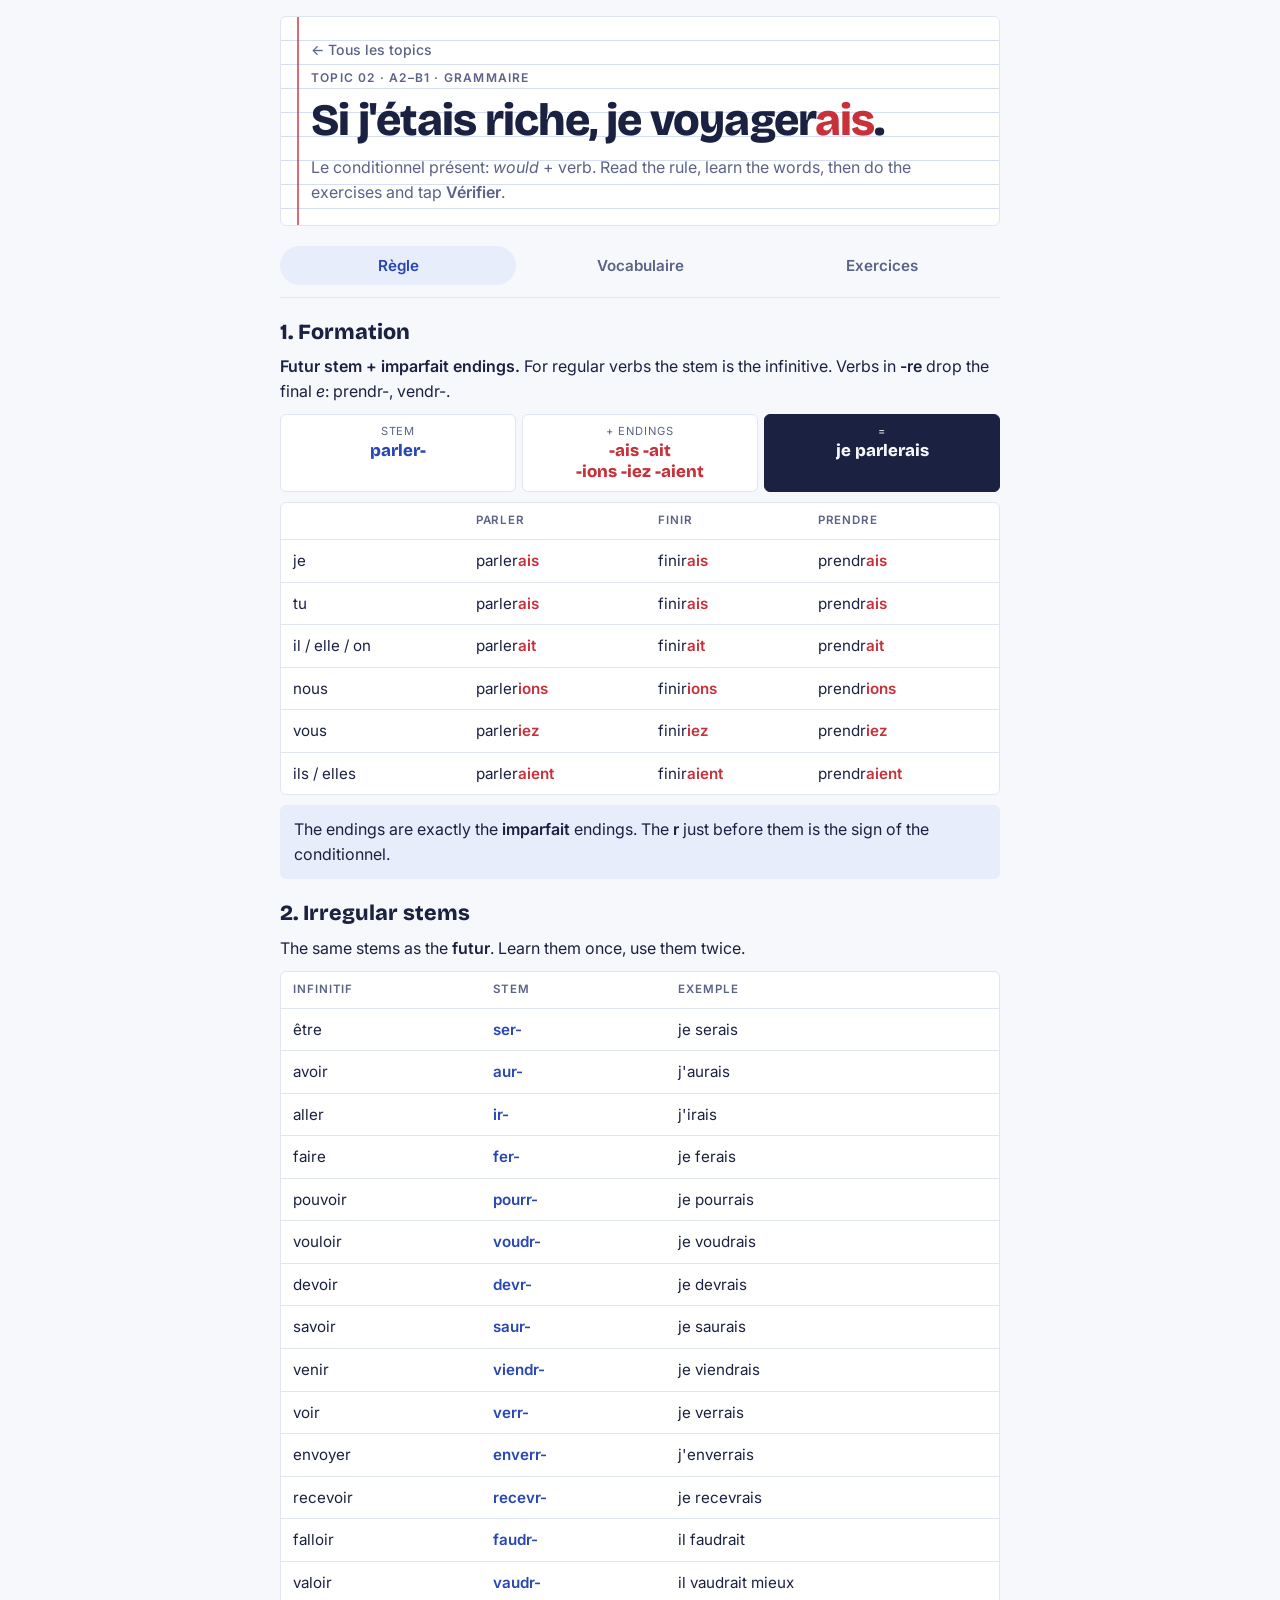
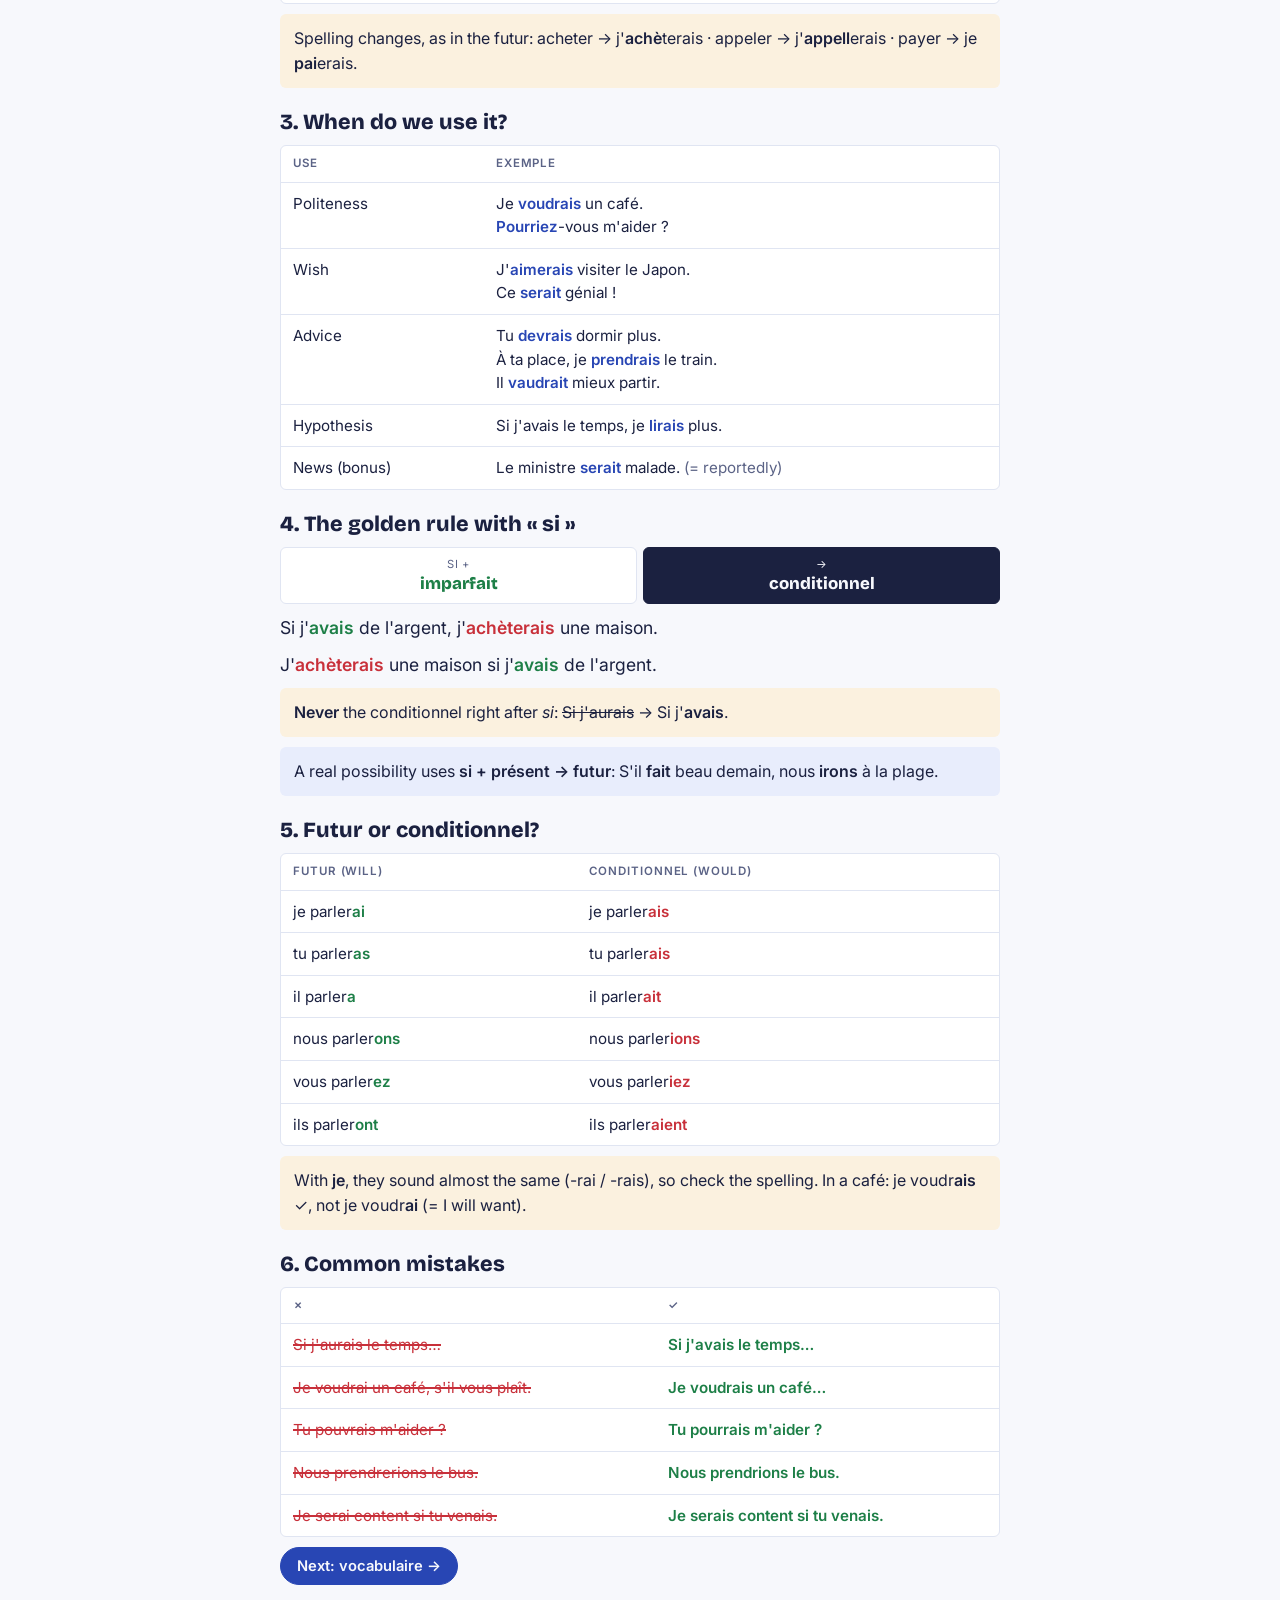
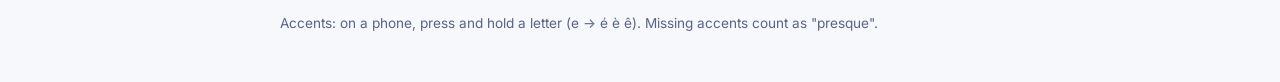
<file: docs/02-conditionnel-present/index.html>
<!doctype html>
<html lang="fr">
<head>
<meta charset="utf-8">
<meta name="viewport" content="width=device-width, initial-scale=1, viewport-fit=cover">
<style>
:root{color-scheme:light;padding-top:env(safe-area-inset-top,0px);padding-bottom:env(safe-area-inset-bottom,0px)}
body{margin:0;font:14px/1.4 system-ui,sans-serif}
img{max-width:100%}
[hidden]{display:none!important}
</style>
</head>
<body>
<title>Si j'étais riche…</title>
<meta name="claude:viewport-fit-sides" content="cover">
<link rel="preconnect" href="https://fonts.googleapis.com">
<link rel="preconnect" href="https://fonts.gstatic.com" crossorigin>
<link rel="stylesheet" href="https://fonts.googleapis.com/css2?family=Bricolage+Grotesque:opsz,wght@12..96,600;12..96,800&family=Inter:wght@400;500;600&family=Caveat:wght@600&display=swap">
<style>
/* Layout: one narrow column like a French school notebook (Seyès lines, red margin); sticky tabs; red-pen corrections. */
:root {
  --paper: #f7f8fc;
  --card: #ffffff;
  --ink: #1b2140;
  --muted: #5b6386;
  --line: #e0e5f2;
  --seyes: #d6def5;
  --blue: #2846b4;
  --blue-soft: #e8edfc;
  --red: #c8303a;
  --red-soft: #fdecee;
  --green: #1d7f47;
  --green-soft: #e5f5ec;
  --amber: #a46a0e;
  --amber-soft: #fbf1df;
  --f-display: "Bricolage Grotesque", "Space Grotesk", system-ui, sans-serif;
  --f-body: "Inter", system-ui, -apple-system, "Segoe UI", sans-serif;
  --f-pen: "Caveat", "Comic Sans MS", cursive;
}
@media (prefers-color-scheme: dark) {
  :root:not([data-theme="light"]) {
    --paper: #11131c; --card: #191c28; --ink: #e6e8f3; --muted: #9ba2c2; --line: #2a2f43; --seyes: #222842;
    --blue: #8fa5ff; --blue-soft: #1e2546; --red: #ff7d84; --red-soft: #3a1c22; --green: #62d396; --green-soft: #15301f;
    --amber: #f1b75a; --amber-soft: #352a14; color-scheme: dark;
  }
}
:root[data-theme="dark"] {
  --paper: #11131c; --card: #191c28; --ink: #e6e8f3; --muted: #9ba2c2; --line: #2a2f43; --seyes: #222842;
  --blue: #8fa5ff; --blue-soft: #1e2546; --red: #ff7d84; --red-soft: #3a1c22; --green: #62d396; --green-soft: #15301f;
  --amber: #f1b75a; --amber-soft: #352a14; color-scheme: dark;
}
* { box-sizing: border-box; }
body {
  background: var(--paper); color: var(--ink); font-family: var(--f-body); font-size: 16px; line-height: 1.55;
  padding-left: max(16px, env(safe-area-inset-left, 0px)); padding-right: max(16px, env(safe-area-inset-right, 0px));
  padding-block: 0 48px;
}
body::before { content: ""; position: fixed; inset: 0 0 auto; height: env(safe-area-inset-top, 0px); z-index: 10; background: var(--paper); }
.wrap { max-width: 720px; margin: 0 auto; }
h1, h2, h3 { font-family: var(--f-display); text-wrap: balance; line-height: 1.15; margin: 0; }
h1 { font-size: clamp(2rem, 7vw, 2.8rem); font-weight: 800; letter-spacing: -0.02em; }
h2 { font-size: 1.35rem; font-weight: 800; }
h3 { font-size: 1.05rem; font-weight: 600; }
p { margin: 0; }
b, strong { font-weight: 600; }
.k { color: var(--blue); font-weight: 600; }

/* Header: Seyès ruling + red margin */
header.top {
  margin-top: 16px; padding: 22px 18px 20px 30px; border-radius: 6px; position: relative;
  background-color: var(--card);
  background-image: repeating-linear-gradient(to bottom, transparent 0 23px, var(--seyes) 23px 24px);
  border: 1px solid var(--line);
  display: grid; gap: 8px;
}
header.top::before { content: ""; position: absolute; left: 16px; top: 0; bottom: 0; width: 2px; background: var(--red); opacity: .7; }
.eyebrow { font-size: .75rem; letter-spacing: .1em; text-transform: uppercase; color: var(--muted); font-weight: 600; }
.sub { color: var(--muted); }

/* Tabs */
nav.tabs {
  position: sticky; top: env(safe-area-inset-top, 0px); z-index: 5; background: var(--paper);
  display: flex; gap: 6px; padding-block: 12px; margin-top: 8px; border-bottom: 1px solid var(--line);
}
nav.tabs button {
  flex: 1; font: 600 .95rem var(--f-body); color: var(--muted); background: transparent; border: 1px solid transparent;
  padding: 9px 6px; border-radius: 999px; cursor: pointer;
}
nav.tabs button[aria-selected="true"] { color: var(--blue); background: var(--blue-soft); border-color: var(--blue-soft); }
nav.tabs button:focus-visible, button:focus-visible, input:focus-visible { outline: 2px solid var(--blue); outline-offset: 2px; }

section.view { display: grid; gap: 22px; padding-top: 22px; }

/* Lesson */
.order { display: flex; flex-wrap: wrap; align-items: stretch; gap: 6px; }
.slot { flex: 1 1 90px; min-width: 0; border-radius: 6px; padding: 8px 8px 9px; text-align: center; border: 1px solid var(--line); background: var(--card); }
.slot .n { font-size: .7rem; letter-spacing: .08em; text-transform: uppercase; color: var(--muted); }
.slot .w { font-family: var(--f-display); font-weight: 800; font-size: 1.05rem; line-height: 1.25; }
.slot.s1 .w { color: var(--blue); } .slot.s2 .w { color: var(--red); } .slot.s3 .w { color: var(--green); } .slot.s4 .w, .slot.s5 .w { color: var(--amber); }
.slot.v { background: var(--ink); border-color: var(--ink); } .slot.v .w, .slot.v .n { color: var(--paper); }
.block { display: grid; gap: 10px; }
.ex { font-size: 1.1rem; }
.tip { background: var(--blue-soft); border-radius: 6px; padding: 12px 14px; }
.warn { background: var(--amber-soft); border-radius: 6px; padding: 12px 14px; }
.tbl-wrap { overflow-x: auto; border: 1px solid var(--line); border-radius: 6px; background: var(--card); }
table { border-collapse: collapse; width: 100%; font-size: .95rem; }
th, td { text-align: left; padding: 9px 12px; border-bottom: 1px solid var(--line); vertical-align: top; }
tr:last-child td { border-bottom: 0; }
th { font-size: .72rem; letter-spacing: .08em; text-transform: uppercase; color: var(--muted); font-weight: 600; }
td.bad { color: var(--red); text-decoration: line-through; text-decoration-thickness: 1.5px; }
td.good { color: var(--green); font-weight: 600; }
.p1 { color: var(--blue); font-weight: 600; } .p2 { color: var(--red); font-weight: 600; } .p3 { color: var(--green); font-weight: 600; } .p5 { color: var(--amber); font-weight: 600; }

/* Vocab */
.vtools { display: flex; flex-wrap: wrap; gap: 8px; align-items: center; justify-content: space-between; }
.vlist { display: grid; gap: 0; border: 1px solid var(--line); border-radius: 6px; background: var(--card); }
.vrow { display: grid; grid-template-columns: minmax(0, 1.2fr) minmax(0, 1fr); gap: 12px; padding: 10px 14px; border-bottom: 1px solid var(--line); cursor: pointer; }
.vrow:last-child { border-bottom: 0; }
.vrow .fr { font-weight: 600; }
.vrow .eg { grid-column: 1 / -1; font-size: .88rem; color: var(--muted); margin-top: -6px; }
.vrow .en { color: var(--muted); }
.hide-en .vrow .en { color: transparent; background: var(--line); border-radius: 4px; }
.hide-en .vrow.show .en { color: var(--muted); background: transparent; }
.vgroup { font-size: .75rem; letter-spacing: .1em; text-transform: uppercase; color: var(--muted); font-weight: 600; padding: 14px 14px 6px; border-bottom: 1px solid var(--line); background: var(--paper); }
.vgroup:first-child { border-radius: 6px 6px 0 0; }

/* Buttons */
.btn { font: 600 .92rem var(--f-body); border-radius: 999px; padding: 9px 16px; cursor: pointer; border: 1px solid var(--line); background: var(--card); color: var(--ink); }
.btn.primary { background: var(--blue); border-color: var(--blue); color: var(--paper); }
.btn.ghost { background: transparent; }
.row { display: flex; flex-wrap: wrap; gap: 8px; align-items: center; }

/* Exercises */
.score {
  display: grid; grid-template-columns: auto 1fr; gap: 6px 14px; align-items: center; background: var(--card);
  border: 1px solid var(--line); border-radius: 6px; padding: 14px 16px;
}
.score .big { font-family: var(--f-display); font-weight: 800; font-size: 2rem; font-variant-numeric: tabular-nums; line-height: 1; }
.bar { height: 8px; border-radius: 999px; background: var(--line); overflow: hidden; }
.bar > i { display: block; height: 100%; width: 0; background: var(--green); transition: width .4s ease; }
.score .row { grid-column: 1 / -1; }
.exsec { display: grid; gap: 12px; }
.exhead { display: flex; gap: 12px; align-items: baseline; justify-content: space-between; flex-wrap: wrap; }
.exhead h2 .L { color: var(--red); font-family: var(--f-pen); font-size: 1.7rem; margin-right: 6px; }
.instr { color: var(--muted); font-size: .93rem; }
.badge { font-variant-numeric: tabular-nums; font-weight: 600; font-size: .85rem; padding: 3px 10px; border-radius: 999px; background: var(--line); color: var(--muted); }
.badge.full { background: var(--green-soft); color: var(--green); }
.items { display: grid; gap: 0; background: var(--card); border: 1px solid var(--line); border-radius: 6px; }
.item { padding: 12px 14px 12px 40px; border-bottom: 1px solid var(--line); position: relative; display: grid; gap: 6px; min-width: 0; }
.item:last-child { border-bottom: 0; }
.item .num { position: absolute; left: 14px; top: 13px; font-size: .8rem; color: var(--muted); font-variant-numeric: tabular-nums; }
.item .src { color: var(--muted); font-size: .92rem; }
.item .line { font-size: 1.08rem; line-height: 2.1; overflow-wrap: anywhere; }
input.blank {
  font: 500 1.02rem var(--f-body); color: var(--blue); background: transparent; border: 0; border-bottom: 2px solid var(--seyes);
  padding: 0 4px 1px; border-radius: 0; text-align: center; min-width: 3.2em; max-width: 100%;
}
input.blank.wide { width: 100%; text-align: left; }
input.blank:focus { border-bottom-color: var(--blue); outline: none; background: var(--blue-soft); }
input.ok { border-bottom-color: var(--green); color: var(--green); }
input.near { border-bottom-color: var(--amber); color: var(--amber); }
input.bad { border-bottom-color: var(--red); color: var(--red); }
.mc { display: flex; flex-wrap: wrap; gap: 8px; }
.mc button { font: 500 1rem var(--f-body); padding: 6px 14px; border-radius: 999px; border: 1px solid var(--line); background: var(--paper); color: var(--ink); cursor: pointer; }
.mc button[aria-pressed="true"] { border-color: var(--blue); background: var(--blue-soft); color: var(--blue); }
.mc button.ok { border-color: var(--green); background: var(--green-soft); color: var(--green); }
.mc button.bad { border-color: var(--red); background: var(--red-soft); color: var(--red); }
.fb { font-size: .95rem; display: grid; gap: 2px; }
.fb .ans { color: var(--red); }
.fb .ans b { font-weight: 600; }
.fb .pen { font-family: var(--f-pen); font-size: 1.25rem; line-height: 1.2; color: var(--red); }
.fb.ok .pen { color: var(--green); }
.fb.near .pen { color: var(--amber); }
.toast { position: fixed; left: 50%; transform: translateX(-50%); bottom: calc(20px + env(safe-area-inset-bottom, 0px)); background: var(--ink); color: var(--paper); padding: 10px 16px; border-radius: 999px; font-weight: 500; font-size: .9rem; z-index: 20; }
.copybox { width: 100%; min-height: 120px; font: .85rem/1.4 ui-monospace, monospace; padding: 10px; border-radius: 6px; border: 1px solid var(--line); background: var(--card); color: var(--ink); }
footer { color: var(--muted); font-size: .85rem; padding-top: 28px; }
@media (prefers-reduced-motion: reduce) { .bar > i { transition: none; } }
textarea.free { width: 100%; font: 1rem/1.5 var(--f-body); color: var(--blue); background: var(--paper); border: 1px solid var(--line); border-radius: 6px; padding: 8px 10px; resize: vertical; }
textarea.free:focus { outline: 2px solid var(--blue); outline-offset: 1px; }
a.home { color: var(--muted); font-size: .88rem; text-decoration: none; font-weight: 500; }
a.home:hover, a.home:focus-visible { color: var(--blue); }
.conj { display: grid; grid-template-columns: repeat(auto-fit, minmax(150px, 1fr)); gap: 4px 18px; font-size: 1.05rem; }
.conj .e { color: var(--red); font-weight: 600; }
</style>

<div class="wrap">
  <header class="top">
    <a class="home" href="../">← Tous les topics</a>
    <div class="eyebrow">Topic 02 · A2–B1 · Grammaire</div>
    <h1>Si j'étais riche, je voyager<span style="color:var(--red)">ais</span>.</h1>
    <p class="sub">Le conditionnel présent: <i>would</i> + verb. Read the rule, learn the words, then do the exercises and tap <b>Vérifier</b>.</p>
  </header>

  <nav class="tabs" role="tablist">
    <button role="tab" id="tab-regle" aria-selected="false" data-view="regle">Règle</button>
    <button role="tab" id="tab-vocab" aria-selected="false" data-view="vocab">Vocabulaire</button>
    <button role="tab" id="tab-exos" aria-selected="false" data-view="exos">Exercices</button>
  </nav>

  <!-- ============ RÈGLE ============ -->
  <section class="view" id="regle" hidden>
    <div class="block">
      <h2>1. Formation</h2>
      <p><b>Futur stem + imparfait endings.</b> For regular verbs the stem is the infinitive. Verbs in <b>-re</b> drop the final <i>e</i>: prendr-, vendr-.</p>
      <div class="order" aria-label="Formula">
        <div class="slot s1"><div class="n">stem</div><div class="w">parler-</div></div>
        <div class="slot s2"><div class="n">+ endings</div><div class="w">-ais -ait<br>-ions -iez -aient</div></div>
        <div class="slot v"><div class="n">=</div><div class="w">je parlerais</div></div>
      </div>
      <div class="tbl-wrap"><table>
        <tr><th></th><th>parler</th><th>finir</th><th>prendre</th></tr>
        <tr><td>je</td><td>parler<span class="p2">ais</span></td><td>finir<span class="p2">ais</span></td><td>prendr<span class="p2">ais</span></td></tr>
        <tr><td>tu</td><td>parler<span class="p2">ais</span></td><td>finir<span class="p2">ais</span></td><td>prendr<span class="p2">ais</span></td></tr>
        <tr><td>il / elle / on</td><td>parler<span class="p2">ait</span></td><td>finir<span class="p2">ait</span></td><td>prendr<span class="p2">ait</span></td></tr>
        <tr><td>nous</td><td>parler<span class="p2">ions</span></td><td>finir<span class="p2">ions</span></td><td>prendr<span class="p2">ions</span></td></tr>
        <tr><td>vous</td><td>parler<span class="p2">iez</span></td><td>finir<span class="p2">iez</span></td><td>prendr<span class="p2">iez</span></td></tr>
        <tr><td>ils / elles</td><td>parler<span class="p2">aient</span></td><td>finir<span class="p2">aient</span></td><td>prendr<span class="p2">aient</span></td></tr>
      </table></div>
      <p class="tip">The endings are exactly the <b>imparfait</b> endings. The <b>r</b> just before them is the sign of the conditionnel.</p>
    </div>

    <div class="block">
      <h2>2. Irregular stems</h2>
      <p>The same stems as the <b>futur</b>. Learn them once, use them twice.</p>
      <div class="tbl-wrap"><table>
        <tr><th>Infinitif</th><th>Stem</th><th>Exemple</th></tr>
        <tr><td>être</td><td class="k">ser-</td><td>je serais</td></tr>
        <tr><td>avoir</td><td class="k">aur-</td><td>j'aurais</td></tr>
        <tr><td>aller</td><td class="k">ir-</td><td>j'irais</td></tr>
        <tr><td>faire</td><td class="k">fer-</td><td>je ferais</td></tr>
        <tr><td>pouvoir</td><td class="k">pourr-</td><td>je pourrais</td></tr>
        <tr><td>vouloir</td><td class="k">voudr-</td><td>je voudrais</td></tr>
        <tr><td>devoir</td><td class="k">devr-</td><td>je devrais</td></tr>
        <tr><td>savoir</td><td class="k">saur-</td><td>je saurais</td></tr>
        <tr><td>venir</td><td class="k">viendr-</td><td>je viendrais</td></tr>
        <tr><td>voir</td><td class="k">verr-</td><td>je verrais</td></tr>
        <tr><td>envoyer</td><td class="k">enverr-</td><td>j'enverrais</td></tr>
        <tr><td>recevoir</td><td class="k">recevr-</td><td>je recevrais</td></tr>
        <tr><td>falloir</td><td class="k">faudr-</td><td>il faudrait</td></tr>
        <tr><td>valoir</td><td class="k">vaudr-</td><td>il vaudrait mieux</td></tr>
      </table></div>
      <p class="warn">Spelling changes, as in the futur: acheter → j'<b>achè</b>terais · appeler → j'<b>appell</b>erais · payer → je <b>pai</b>erais.</p>
    </div>

    <div class="block">
      <h2>3. When do we use it?</h2>
      <div class="tbl-wrap"><table>
        <tr><th>Use</th><th>Exemple</th></tr>
        <tr><td>Politeness</td><td>Je <b class="k">voudrais</b> un café.<br><b class="k">Pourriez</b>-vous m'aider ?</td></tr>
        <tr><td>Wish</td><td>J'<b class="k">aimerais</b> visiter le Japon.<br>Ce <b class="k">serait</b> génial !</td></tr>
        <tr><td>Advice</td><td>Tu <b class="k">devrais</b> dormir plus.<br>À ta place, je <b class="k">prendrais</b> le train.<br>Il <b class="k">vaudrait</b> mieux partir.</td></tr>
        <tr><td>Hypothesis</td><td>Si j'avais le temps, je <b class="k">lirais</b> plus.</td></tr>
        <tr><td>News (bonus)</td><td>Le ministre <b class="k">serait</b> malade. <span class="sub">(= reportedly)</span></td></tr>
      </table></div>
    </div>

    <div class="block">
      <h2>4. The golden rule with « si »</h2>
      <div class="order" aria-label="Si rule">
        <div class="slot s3"><div class="n">si +</div><div class="w">imparfait</div></div>
        <div class="slot v"><div class="n">→</div><div class="w">conditionnel</div></div>
      </div>
      <p class="ex">Si j'<span class="p3">avais</span> de l'argent, j'<span class="p2">achèterais</span> une maison.</p>
      <p class="ex">J'<span class="p2">achèterais</span> une maison si j'<span class="p3">avais</span> de l'argent.</p>
      <p class="warn"><b>Never</b> the conditionnel right after <i>si</i>: <s>Si j'aurais</s> → Si j'<b>avais</b>.</p>
      <p class="tip">A real possibility uses <b>si + présent → futur</b>: S'il <b>fait</b> beau demain, nous <b>irons</b> à la plage.</p>
    </div>

    <div class="block">
      <h2>5. Futur or conditionnel?</h2>
      <div class="tbl-wrap"><table>
        <tr><th>Futur (will)</th><th>Conditionnel (would)</th></tr>
        <tr><td>je parler<span class="p3">ai</span></td><td>je parler<span class="p2">ais</span></td></tr>
        <tr><td>tu parler<span class="p3">as</span></td><td>tu parler<span class="p2">ais</span></td></tr>
        <tr><td>il parler<span class="p3">a</span></td><td>il parler<span class="p2">ait</span></td></tr>
        <tr><td>nous parler<span class="p3">ons</span></td><td>nous parler<span class="p2">ions</span></td></tr>
        <tr><td>vous parler<span class="p3">ez</span></td><td>vous parler<span class="p2">iez</span></td></tr>
        <tr><td>ils parler<span class="p3">ont</span></td><td>ils parler<span class="p2">aient</span></td></tr>
      </table></div>
      <p class="warn">With <b>je</b>, they sound almost the same (-rai / -rais), so check the spelling. In a café: je voudr<b>ais</b> ✓, not je voudr<b>ai</b> (= I will want).</p>
    </div>

    <div class="block">
      <h2>6. Common mistakes</h2>
      <div class="tbl-wrap"><table>
        <tr><th>✗</th><th>✓</th></tr>
        <tr><td class="bad">Si j'aurais le temps…</td><td class="good">Si j'avais le temps…</td></tr>
        <tr><td class="bad">Je voudrai un café, s'il vous plaît.</td><td class="good">Je voudrais un café…</td></tr>
        <tr><td class="bad">Tu pouvrais m'aider ?</td><td class="good">Tu pourrais m'aider ?</td></tr>
        <tr><td class="bad">Nous prendrerions le bus.</td><td class="good">Nous prendrions le bus.</td></tr>
        <tr><td class="bad">Je serai content si tu venais.</td><td class="good">Je serais content si tu venais.</td></tr>
      </table></div>
      <div class="row"><button class="btn primary" data-go="vocab">Next: vocabulaire →</button></div>
    </div>
  </section>

  <!-- ============ VOCAB ============ -->
  <section class="view" id="vocab" hidden>
    <div class="block">
      <h2>Rêves et projets</h2>
      <p class="sub">Dreams and plans: the words you need to talk about what you <i>would</i> do. All of them appear in the exercises.</p>
    </div>
    <div class="vtools">
      <label class="row" style="gap:8px; cursor:pointer;"><input type="checkbox" id="hideEn"> Hide English (tap a row to reveal)</label>
    </div>
    <div class="vlist" id="vlist"></div>
    <p class="warn"><b>à ta place</b> = <b>si j'étais toi</b> = if I were you. Both are followed by the conditionnel: À ta place, je <b>partirais</b>.</p>
    <div class="row"><button class="btn primary" data-go="exos">Next: exercices →</button></div>
  </section>

  <!-- ============ EXERCICES (built by shared/engine.js) ============ -->
  <section class="view" id="exos" hidden></section>

  <footer>Accents: on a phone, press and hold a letter (e → é è ê). Missing accents count as "presque".</footer>
</div>

<script>
const TOPIC = { num: "02", name: "conditionnel présent" };
const VOCAB = [
  { g: "Verbes" },
  { fr: "rêver de", en: "to dream of", eg: "Je rêve de voir Tokyo." },
  { fr: "voyager", en: "to travel", eg: "Je voyagerais partout." },
  { fr: "faire le tour du monde", en: "to travel around the world", eg: "Elle ferait le tour du monde." },
  { fr: "déménager", en: "to move (house)", eg: "On aimerait déménager." },
  { fr: "s'installer à / en", en: "to settle in", eg: "Ils se sont installés à Lyon." },
  { fr: "changer de métier", en: "to change career", eg: "Je changerais de métier." },
  { fr: "prendre une année sabbatique", en: "to take a year off", eg: "Il prendrait une année sabbatique." },
  { fr: "gagner au loto", en: "to win the lottery", eg: "Si je gagnais au loto…" },
  { fr: "économiser", en: "to save (money)", eg: "Il faudrait économiser." },
  { fr: "se reposer", en: "to rest", eg: "Tu devrais te reposer." },
  { fr: "profiter de", en: "to enjoy, make the most of", eg: "Profite de tes vacances !" },
  { fr: "plaire à qqn", en: "to please, appeal to", eg: "Ça me plairait." },
  { g: "Noms" },
  { fr: "un rêve", en: "a dream" },
  { fr: "un projet", en: "a plan, a project" },
  { fr: "la campagne", en: "the countryside" },
  { fr: "le bord de la mer", en: "the seaside" },
  { fr: "un voilier", en: "a sailboat" },
  { fr: "la retraite", en: "retirement" },
  { fr: "un conseil", en: "a piece of advice" },
  { fr: "les moyens (m. pl.)", en: "the means (money)" },
  { g: "Expressions" },
  { fr: "avoir envie de", en: "to feel like, to want" },
  { fr: "volontiers", en: "gladly, I'd love to" },
  { fr: "à ta place / à votre place", en: "if I were you" },
  { fr: "si j'étais toi", en: "if I were you" },
  { fr: "il vaudrait mieux + inf.", en: "it would be better to" },
  { fr: "ce serait génial", en: "that would be great" },
  { fr: "je n'en ai pas les moyens", en: "I can't afford it" },
];

const EX = [
  { id: "A", title: "Regular verbs", instr: "Infinitive + -ais, -ais, -ait, -ions, -iez, -aient.", type: "blanks", items: [
    { src: "(aimer)", text: "J'[] partir en vacances.", ans: [["aimerais"]] },
    { src: "(parler)", text: "Tu [] plus lentement, s'il te plaît ?", ans: [["parlerais"]] },
    { src: "(choisir)", text: "Elle [] la robe rouge.", ans: [["choisirait"]] },
    { src: "(prendre)", text: "Nous [] le train de nuit.", ans: [["prendrions"]], why: "-re verbs drop the e: prendr-." },
    { src: "(finir)", text: "Vous [] avant six heures ?", ans: [["finiriez"]] },
    { src: "(vendre)", text: "Ils [] leur voiture.", ans: [["vendraient"]] },
    { src: "(manger)", text: "On [] au restaurant ce soir ?", ans: [["mangerait"]] },
    { src: "(acheter)", text: "J'[] une maison à la campagne.", ans: [["achèterais"]], why: "acheter → achèter- (accent grave)." },
  ]},
  { id: "B", title: "Irregular verbs", instr: "Same stems as the futur.", type: "blanks", items: [
    { src: "(vouloir)", text: "Je [] un café, s'il vous plaît.", ans: [["voudrais"]] },
    { src: "(pouvoir)", text: "[]-vous m'aider ?", ans: [["pourriez"]] },
    { src: "(être)", text: "Ce [] génial !", ans: [["serait"]] },
    { src: "(avoir)", text: "Nous [] besoin d'une plus grande voiture.", ans: [["aurions"]] },
    { src: "(devoir)", text: "Tu [] te reposer.", ans: [["devrais"]] },
    { src: "(aller)", text: "Ils [] à la mer chaque été.", ans: [["iraient"]] },
    { src: "(faire)", text: "Elle [] le tour du monde.", ans: [["ferait"]] },
    { src: "(venir)", text: "Vous [] avec nous ?", ans: [["viendriez"]] },
    { src: "(falloir)", text: "Il [] partir plus tôt.", ans: [["faudrait"]] },
    { src: "(savoir)", text: "Sans toi, je ne [] pas quoi faire.", ans: [["saurais"]] },
    { src: "(voir)", text: "On [] la mer depuis le balcon.", ans: [["verrait"]] },
  ]},
  { id: "C", title: "Futur or conditionnel?", instr: "Will or would? Tap the correct option.", type: "mc", items: [
    { src: "A definite plan.", text: "Demain, je ___ mes parents.", opts: ["téléphonerai", "téléphonerais"], c: 0, why: "A real plan → futur." },
    { src: "An imagined situation.", text: "Si j'avais le temps, j'___ le piano.", opts: ["apprendrai", "apprendrais"], c: 1, why: "si + imparfait → conditionnel." },
    { src: "At the café.", text: "___ un thé, s'il vous plaît.", opts: ["Je voudrai", "Je voudrais"], c: 1, why: "Politeness → conditionnel." },
    { src: "About the future.", text: "Quand il sera grand, il ___ pilote.", opts: ["sera", "serait"], c: 0, why: "quand + futur → futur." },
    { src: "Giving advice.", text: "À ta place, j'___ ce travail.", opts: ["accepterai", "accepterais"], c: 1, why: "À ta place → conditionnel." },
    { src: "A real possibility.", text: "S'il fait beau samedi, nous ___ à la plage.", opts: ["irons", "irions"], c: 0, why: "si + présent → futur." },
  ]},
  { id: "D", title: "Be polite!", instr: "Make each request more polite with the conditionnel.", type: "blanks", items: [
    { src: "Je veux un croissant.", text: "Je [] un croissant, s'il vous plaît.", ans: [["voudrais"]] },
    { src: "Tu peux fermer la fenêtre ?", text: "Tu [] fermer la fenêtre ?", ans: [["pourrais"]] },
    { src: "Vous avez l'heure ?", text: "Vous [] l'heure, s'il vous plaît ?", ans: [["auriez"]] },
    { src: "Ça vous dérange si j'ouvre la fenêtre ?", text: "Ça vous [] si j'ouvrais la fenêtre ?", ans: [["dérangerait"]] },
    { src: "Nous voulons réserver une table pour deux.", text: "Nous [] réserver une table pour deux.", ans: [["voudrions", "aimerions"]] },
  ]},
  { id: "E", title: "Give advice", instr: "Tu devrais… · À ta place… · Il vaudrait mieux…", type: "blanks", items: [
    { src: "Je suis fatigué. (devoir)", text: "Tu [] dormir plus.", ans: [["devrais"]] },
    { src: "J'ai mal aux dents. (aller)", text: "À ta place, j'[] chez le dentiste.", ans: [["irais"]] },
    { src: "Mon français n'est pas bon. (pouvoir)", text: "Tu [] regarder des films en français.", ans: [["pourrais"]] },
    { src: "Il pleut. (valoir)", text: "Il [] mieux prendre un parapluie.", ans: [["vaudrait"]] },
    { src: "Je ne sais pas quoi offrir à ma mère. (offrir)", text: "À ta place, je lui [] des fleurs.", ans: [["offrirais"]], why: "lui = à ta mère (remember topic 01!)." },
  ]},
  { id: "F", title: "Si + imparfait → conditionnel", instr: "First blank: imparfait. Second blank: conditionnel.", type: "blanks", items: [
    { src: "(avoir · voyager)", text: "Si j'[] de l'argent, je [] partout.", ans: [["avais"], ["voyagerais"]] },
    { src: "(être · venir)", text: "Si tu [] libre ce soir, tu [] avec nous ?", ans: [["étais"], ["viendrais"]] },
    { src: "(habiter · aller)", text: "Si nous [] à Paris, nous [] au musée tous les week-ends.", ans: [["habitions"], ["irions"]] },
    { src: "(faire · pouvoir)", text: "S'il [] beau, on [] manger dehors.", ans: [["faisait"], ["pourrait"]] },
    { src: "(gagner · faire)", text: "Si vous [] au loto, qu'est-ce que vous [] ?", ans: [["gagniez"], ["feriez"]] },
    { src: "(parler · trouver)", text: "Si elles [] français, elles [] du travail plus facilement.", ans: [["parlaient"], ["trouveraient"]] },
  ]},
  { id: "G", title: "Find the mistake", instr: "Rewrite the whole sentence correctly.", type: "sentence", items: [
    { src: "Si j'aurais le temps, je lirais plus.", lead: "", ans: ["Si j'avais le temps, je lirais plus."], why: "Never the conditionnel after si." },
    { src: "Je voudrai un verre d'eau, s'il vous plaît.", lead: "", ans: ["Je voudrais un verre d'eau, s'il vous plaît."], why: "voudrai = futur. Politeness → voudrais." },
    { src: "Tu pouvrais m'aider ?", lead: "", ans: ["Tu pourrais m'aider ?"], why: "pouvoir → pourr-." },
    { src: "Nous prendrerions le bus.", lead: "", ans: ["Nous prendrions le bus."], why: "prendre → prendr- (no extra e)." },
    { src: "S'il serait là, il nous aiderait.", lead: "", ans: ["S'il était là, il nous aiderait."], why: "si + imparfait: était." },
  ]},
  { id: "V", title: "Vocabulaire", instr: "Rêves et projets.", type: "blanks", items: [
    { src: "dream", text: "Mon plus grand [], c'est de faire le tour du monde.", ans: [["rêve"]] },
    { src: "a year off", text: "Je suis fatigué de mon travail. J'aimerais prendre une année [].", ans: [["sabbatique"]] },
    { src: "to move house", text: "La ville, c'est trop bruyant : on voudrait [] à la campagne.", ans: [["déménager", "vivre", "habiter"]] },
    { src: "gladly", text: "Tu viens prendre un café ? — Oui, [] !", ans: [["volontiers"]] },
    { src: "would please me", text: "Une maison au bord de la mer ? Ça me [] beaucoup !", ans: [["plairait"]] },
    { src: "can't afford it", text: "Un voilier ? C'est trop cher, je n'en ai pas les [].", ans: [["moyens"]] },
    { src: "to save money", text: "Pour acheter une maison, il faudrait [] de l'argent chaque mois.", ans: [["économiser"]] },
  ]},
  { id: "W", title: "À toi !", instr: "Free writing, 2–3 simple sentences each. Not checked here: tap \"Copier pour Claude\" and paste it to Claude for a correction.", type: "free", items: [
    { src: "Si tu gagnais au loto, qu'est-ce que tu ferais ?" },
    { src: "Où est-ce que tu aimerais habiter ? Pourquoi ?" },
    { src: "Ton ami veut apprendre le français. Donne-lui deux conseils (Tu devrais…, À ta place…)." },
  ]},
];
</script>
<script>
/* Shared exercise engine for every topic page.
   The topic page defines, before loading this file:
     TOPIC = { num: "02", name: "Conditionnel présent" }
     VOCAB = [ { g: "Group" } | { fr, en, eg? } ]
     EX    = [ { id, title, instr, type: "mc"|"blanks"|"sentence"|"free", items: [...] } ]
   Item shapes:
     mc:       { src, text: "… ___ …", opts: [..], c: indexOfCorrect, why? }
     blanks:   { src, text: "… [] … [] …", ans: [[accepted…], [accepted…]], why? }
     sentence: { src, lead: "Oui," | "", ans: [accepted full answers…], why? }
     free:     { src }  (not graded: included in "Copier" so Claude can correct it)
*/
(function () {
  const KEY = "fr" + TOPIC.num + "-v1";
  let store = {};
  try { store = JSON.parse(localStorage.getItem(KEY) || "{}") || {}; } catch (e) { store = {}; }
  const save = () => { try { localStorage.setItem(KEY, JSON.stringify(store)); } catch (e) {} };

  const norm = s => (s || "").toLowerCase().replace(/[’`´]/g, "'").replace(/\s+/g, " ").replace(/\s*'\s*/g, "'").trim();
  const sentNorm = s => norm(s).replace(/[.!?,;…]+/g, " ").replace(/^(oui|non)\s+/, "").replace(/\s+/g, " ").trim();
  const strip = s => s.normalize("NFD").replace(/[̀-ͯ]/g, "");
  const esc = s => String(s).replace(/[&<>"]/g, c => ({ "&": "&amp;", "<": "&lt;", ">": "&gt;", '"': "&quot;" }[c]));
  const $ = s => document.querySelector(s);
  const graded = EX.filter(s => s.type !== "free");
  const TOTAL = graded.reduce((n, s) => n + s.items.length, 0);
  const INPUT_ATTRS = 'autocomplete="off" autocapitalize="off" autocorrect="off" spellcheck="false"';

  function grade(val, accepted, f) {
    const v = f(val);
    if (!v) return "empty";
    if (accepted.some(a => f(a) === v)) return "ok";
    if (accepted.some(a => strip(f(a)) === strip(v))) return "near";
    return "bad";
  }

  /* ---------- Exercise shell ---------- */
  $("#exos").innerHTML = `
    <div class="score">
      <div class="big" id="scoreBig">0/${TOTAL}</div>
      <div style="display:grid; gap:6px; min-width:0;">
        <div class="bar"><i id="scoreBar"></i></div>
        <div class="instr" id="scoreTxt"></div>
      </div>
      <div class="row">
        <button class="btn primary" id="checkAll">Tout vérifier</button>
        <button class="btn" id="copyErr">Copier pour Claude</button>
        <button class="btn ghost" id="resetAll">Effacer tout</button>
      </div>
    </div>
    <div id="resetConfirm" class="warn" hidden>
      <div class="row" style="justify-content:space-between;"><span>Erase all your answers?</span>
      <span class="row"><button class="btn" id="resetYes">Oui, effacer</button><button class="btn ghost" id="resetNo">Annuler</button></span></div>
    </div>
    <textarea id="copyBox" class="copybox" readonly hidden></textarea>
    <div id="exList" style="display:grid; gap:28px;"></div>`;
  document.body.insertAdjacentHTML("beforeend", '<div class="toast" id="toast" hidden></div>');

  /* ---------- Tabs ---------- */
  function show(view) {
    if (!["regle", "vocab", "exos"].includes(view)) view = "regle";
    document.querySelectorAll("section.view").forEach(s => s.hidden = s.id !== view);
    document.querySelectorAll("nav.tabs button").forEach(b => b.setAttribute("aria-selected", b.dataset.view === view));
    try { localStorage.setItem(KEY + "-tab", view); } catch (e) {}
  }
  document.querySelectorAll("[data-view]").forEach(b => b.onclick = () => show(b.dataset.view));
  document.querySelectorAll("[data-go]").forEach(b => b.onclick = () => { show(b.dataset.go); window.scrollTo(0, 0); });

  /* ---------- Vocab ---------- */
  const vlist = $("#vlist");
  vlist.innerHTML = VOCAB.map(v => v.g ? `<div class="vgroup">${esc(v.g)}</div>` :
    `<div class="vrow"><div class="fr">${esc(v.fr)}</div><div class="en">${esc(v.en)}</div>${v.eg ? `<div class="eg">${esc(v.eg)}</div>` : ""}</div>`).join("");
  vlist.addEventListener("click", e => { const r = e.target.closest(".vrow"); if (r) r.classList.toggle("show"); });
  $("#hideEn").onchange = e => { vlist.classList.toggle("hide-en", e.target.checked); vlist.querySelectorAll(".vrow").forEach(r => r.classList.remove("show")); };

  /* ---------- Render exercises ---------- */
  const fillTemplate = (text, answers) => { let i = 0; return esc(text).replace(/\[\]/g, () => `<b>${esc(answers[i++] || "")}</b>`); };
  const withStop = s => /[.!?…]$/.test(s.trim()) ? s : s + ".";

  function itemBody(sec, it, id) {
    if (sec.type === "mc") {
      return `<div class="line">${esc(it.text)}</div><div class="mc" data-id="${id}">${it.opts.map((o, k) =>
        `<button type="button" data-k="${k}" aria-pressed="${store[id] === k}">${String.fromCharCode(97 + k)}) ${esc(o)}</button>`).join("")}</div>`;
    }
    if (sec.type === "blanks") {
      let n = 0;
      const line = esc(it.text).replace(/\[\]/g, () => {
        const bid = `${id}-${n}`, w = Math.max(3, it.ans[n][0].length + 1.5); n++;
        return `<input class="blank" id="in-${bid}" data-b="${bid}" style="width:${w}ch" ${INPUT_ATTRS} value="${esc(store[bid] || "")}">`;
      });
      return `<div class="line">${line}</div>`;
    }
    if (sec.type === "sentence") {
      return `<div class="line">${it.lead ? esc(it.lead) + " " : ""}<input class="blank wide" id="in-${id}-0" data-b="${id}-0" ${INPUT_ATTRS} value="${esc(store[id + "-0"] || "")}"></div>`;
    }
    return `<textarea class="free" id="in-${id}-0" data-b="${id}-0" rows="3" spellcheck="false" placeholder="Écris ici…">${esc(store[id + "-0"] || "")}</textarea>`;
  }

  function render() {
    $("#exList").innerHTML = EX.map(sec => {
      const items = sec.items.map((it, i) => {
        const id = `${sec.id}${i + 1}`;
        return `<div class="item" id="it-${id}"><span class="num">${i + 1}</span>${it.src ? `<div class="src">${it.src}</div>` : ""}${itemBody(sec, it, id)}<div class="fb" hidden></div></div>`;
      }).join("");
      const badge = sec.type === "free" ? "for Claude" : `${sec.items.length} items`;
      const btn = sec.type === "free" ? "" : `<div class="row"><button class="btn primary" data-check="${sec.id}">Vérifier ${sec.id}</button></div>`;
      return `<div class="exsec" id="sec-${sec.id}">
        <div class="exhead"><h2><span class="L">${sec.id}</span>${esc(sec.title)}</h2><span class="badge" id="badge-${sec.id}">${badge}</span></div>
        <p class="instr">${esc(sec.instr)}</p>
        <div class="items">${items}</div>${btn}
      </div>`;
    }).join("");
  }
  render();

  const list = $("#exList");
  list.addEventListener("input", e => {
    const b = e.target.dataset.b; if (!b) return;
    store[b] = e.target.value; e.target.classList.remove("ok", "bad", "near"); save();
  });
  list.addEventListener("keydown", e => {
    if (e.key !== "Enter" || !e.target.matches("input.blank")) return;
    e.preventDefault();
    const all = [...document.querySelectorAll("input.blank")], nx = all[all.indexOf(e.target) + 1];
    if (nx) nx.focus(); else e.target.blur();
  });
  list.addEventListener("click", e => {
    const opt = e.target.closest(".mc button");
    if (opt) {
      const box = opt.parentElement;
      store[box.dataset.id] = +opt.dataset.k; save();
      box.querySelectorAll("button").forEach(b => { b.setAttribute("aria-pressed", b === opt); b.classList.remove("ok", "bad"); });
      return;
    }
    const c = e.target.closest("[data-check]");
    if (c) { checkSection(c.dataset.check); updateScore(); }
  });

  /* ---------- Checking ---------- */
  const results = {};
  function checkSection(sid) {
    const sec = EX.find(s => s.id === sid);
    if (sec.type === "free") return;
    let ok = 0;
    sec.items.forEach((it, i) => {
      const id = `${sid}${i + 1}`, el = $(`#it-${id}`), fb = el.querySelector(".fb");
      let state, mine, correct;
      if (sec.type === "mc") {
        const pick = store[id];
        state = pick == null ? "empty" : pick === it.c ? "ok" : "bad";
        mine = pick == null ? "" : it.opts[pick];
        correct = esc(it.text).replace("___", `<b>${esc(it.opts[it.c])}</b>`);
        el.querySelectorAll(".mc button").forEach(b => {
          b.classList.remove("ok", "bad");
          if (+b.dataset.k === it.c && state !== "empty") b.classList.add("ok");
          else if (+b.dataset.k === pick) b.classList.add("bad");
        });
      } else if (sec.type === "blanks") {
        const states = it.ans.map((acc, n) => {
          const inp = $(`#in-${id}-${n}`), st = grade(inp.value, acc, norm);
          inp.classList.remove("ok", "bad", "near"); inp.classList.add(st === "empty" ? "bad" : st);
          return st;
        });
        state = states.every(s => s === "ok") ? "ok"
          : states.every(s => s === "empty") ? "empty"
          : states.every(s => s === "ok" || s === "near") ? "near" : "bad";
        mine = it.ans.map((_, n) => $(`#in-${id}-${n}`).value.trim() || "…").join(" / ");
        correct = fillTemplate(it.text, it.ans.map(a => a[0]));
      } else {
        const inp = $(`#in-${id}-0`);
        state = grade(inp.value, it.ans, sentNorm);
        inp.classList.remove("ok", "bad", "near"); inp.classList.add(state === "empty" ? "bad" : state);
        mine = inp.value.trim();
        correct = `${it.lead ? esc(it.lead) + " " : ""}<b>${esc(withStop(it.ans[0]))}</b>`;
      }
      if (state === "ok") ok++;
      results[id] = { state, mine, correct: correct.replace(/<[^>]+>/g, "").replace(/&amp;/g, "&").replace(/&lt;/g, "<").replace(/&gt;/g, ">").replace(/&quot;/g, '"') };
      const why = it.why ? esc(it.why) : "";
      fb.hidden = false;
      fb.className = "fb " + (state === "ok" ? "ok" : state === "near" ? "near" : "bad");
      fb.innerHTML =
        state === "ok" ? `<span class="pen">Très bien !</span>` :
        state === "near" ? `<span class="pen">Presque ! Check the accents.</span><span class="ans">${correct}</span>` :
        state === "empty" ? `<span class="pen">Pas de réponse.</span><span class="ans">${correct}</span>${why ? `<span class="instr">${why}</span>` : ""}` :
        `<span class="ans">${correct}</span>${why ? `<span class="pen">${why}</span>` : ""}`;
    });
    const badge = $(`#badge-${sid}`);
    badge.textContent = `${ok}/${sec.items.length}`;
    badge.classList.toggle("full", ok === sec.items.length);
  }

  function updateScore() {
    const checked = Object.values(results), ok = checked.filter(r => r.state === "ok").length;
    $("#scoreBig").textContent = `${ok}/${TOTAL}`;
    $("#scoreBar").style.width = (100 * ok / TOTAL) + "%";
    $("#scoreTxt").textContent = checked.length === 0 ? `Tap "Vérifier" under each exercise, or check everything at once.`
      : ok === TOTAL ? "Parfait ! Everything is correct."
      : `${checked.length} of ${TOTAL} checked · ${checked.length - ok} to review.`;
  }
  updateScore();

  function toast(msg) { const t = $("#toast"); t.textContent = msg; t.hidden = false; clearTimeout(toast.t); toast.t = setTimeout(() => t.hidden = true, 2200); }

  const checkAll = () => { graded.forEach(s => checkSection(s.id)); updateScore(); };
  $("#checkAll").onclick = () => { checkAll(); toast("Tout est vérifié"); };

  $("#copyErr").onclick = () => {
    checkAll();
    const errs = Object.entries(results).filter(([, r]) => r.state !== "ok")
      .map(([id, r]) => `${id}: I wrote "${r.mine || "—"}" · correct: ${r.correct}`);
    const free = EX.filter(s => s.type === "free").flatMap(s => s.items.map((it, i) => {
      const v = (store[`${s.id}${i + 1}-0`] || "").trim();
      return v ? `${s.id}${i + 1} (${it.src.replace(/<[^>]+>/g, "")}): ${v}` : "";
    })).filter(Boolean);
    let text = `Topic ${TOPIC.num} (${TOPIC.name}): ${TOTAL - errs.length}/${TOTAL}.`;
    text += errs.length ? `\nMy mistakes:\n${errs.join("\n")}` : " No mistakes.";
    if (free.length) text += `\n\nPlease correct my free writing:\n${free.join("\n")}`;
    const box = $("#copyBox"); box.value = text;
    const fallback = () => { box.hidden = false; box.focus(); box.select(); toast("Select the text below and copy it"); };
    try {
      navigator.clipboard.writeText(text).then(() => { box.hidden = true; toast("Copied. Paste it to Claude."); }, fallback);
    } catch (e) { fallback(); }
  };

  $("#resetAll").onclick = () => { $("#resetConfirm").hidden = false; };
  $("#resetNo").onclick = () => { $("#resetConfirm").hidden = true; };
  $("#resetYes").onclick = () => {
    store = {}; save(); for (const k in results) delete results[k];
    render(); updateScore();
    EX.forEach(s => { if (s.type !== "free") { const b = $(`#badge-${s.id}`); b.textContent = `${s.items.length} items`; b.classList.remove("full"); } });
    $("#resetConfirm").hidden = true; $("#copyBox").hidden = true; toast("Answers erased");
  };

  let startTab = "regle"; try { startTab = localStorage.getItem(KEY + "-tab") || "regle"; } catch (e) {}
  show(startTab);
})();
</script>

</body>
</html>
</file>
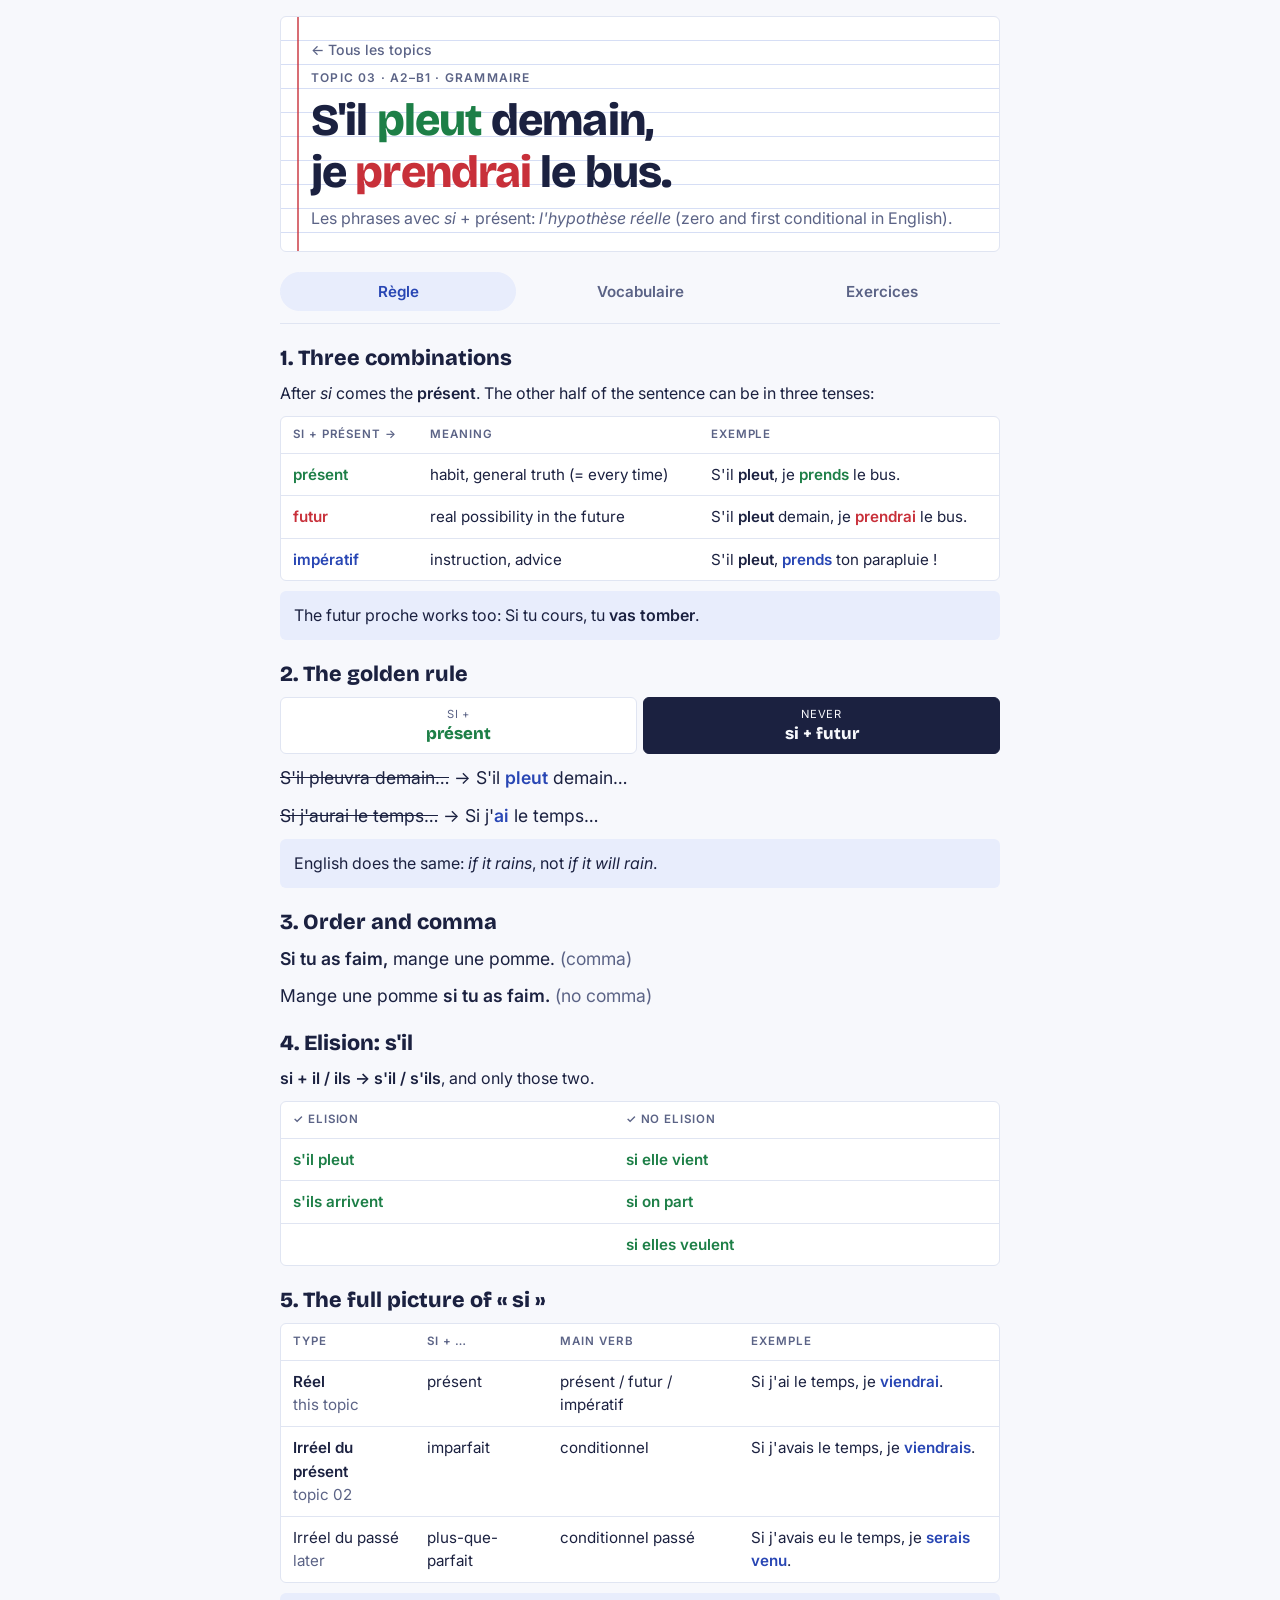
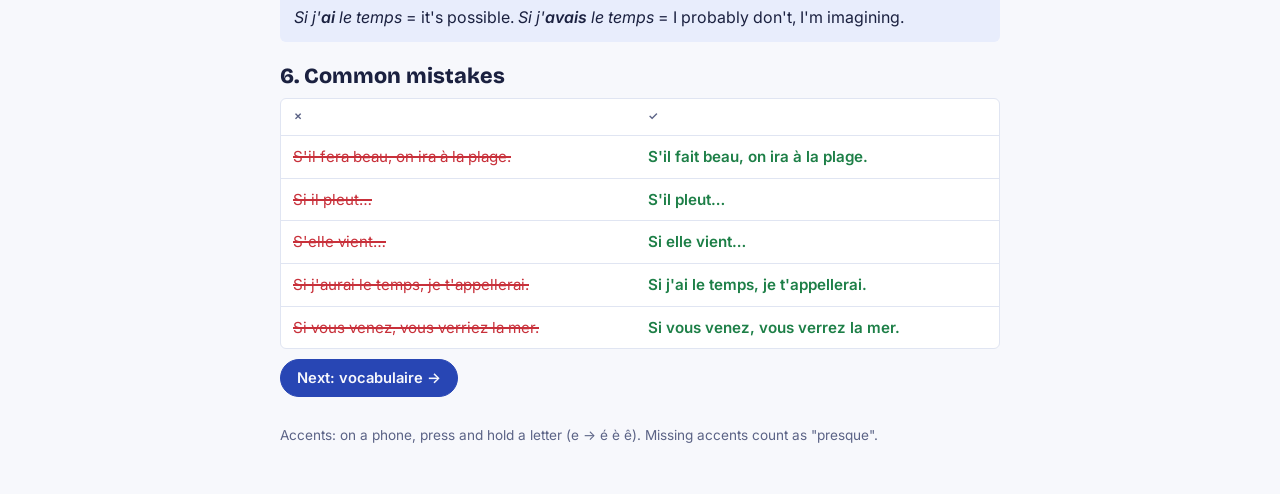
<file: docs/03-si-present/index.html>
<!doctype html>
<html lang="fr">
<head>
<meta charset="utf-8">
<meta name="viewport" content="width=device-width, initial-scale=1, viewport-fit=cover">
<style>
:root{color-scheme:light;padding-top:env(safe-area-inset-top,0px);padding-bottom:env(safe-area-inset-bottom,0px)}
body{margin:0;font:14px/1.4 system-ui,sans-serif}
img{max-width:100%}
[hidden]{display:none!important}
</style>
</head>
<body>
<title>S'il pleut demain…</title>
<meta name="claude:viewport-fit-sides" content="cover">
<link rel="preconnect" href="https://fonts.googleapis.com">
<link rel="preconnect" href="https://fonts.gstatic.com" crossorigin>
<link rel="stylesheet" href="https://fonts.googleapis.com/css2?family=Bricolage+Grotesque:opsz,wght@12..96,600;12..96,800&family=Inter:wght@400;500;600&family=Caveat:wght@600&display=swap">
<style>
/* Layout: one narrow column like a French school notebook (Seyès lines, red margin); sticky tabs; red-pen corrections. */
:root {
  --paper: #f7f8fc;
  --card: #ffffff;
  --ink: #1b2140;
  --muted: #5b6386;
  --line: #e0e5f2;
  --seyes: #d6def5;
  --blue: #2846b4;
  --blue-soft: #e8edfc;
  --red: #c8303a;
  --red-soft: #fdecee;
  --green: #1d7f47;
  --green-soft: #e5f5ec;
  --amber: #a46a0e;
  --amber-soft: #fbf1df;
  --f-display: "Bricolage Grotesque", "Space Grotesk", system-ui, sans-serif;
  --f-body: "Inter", system-ui, -apple-system, "Segoe UI", sans-serif;
  --f-pen: "Caveat", "Comic Sans MS", cursive;
}
@media (prefers-color-scheme: dark) {
  :root:not([data-theme="light"]) {
    --paper: #11131c; --card: #191c28; --ink: #e6e8f3; --muted: #9ba2c2; --line: #2a2f43; --seyes: #222842;
    --blue: #8fa5ff; --blue-soft: #1e2546; --red: #ff7d84; --red-soft: #3a1c22; --green: #62d396; --green-soft: #15301f;
    --amber: #f1b75a; --amber-soft: #352a14; color-scheme: dark;
  }
}
:root[data-theme="dark"] {
  --paper: #11131c; --card: #191c28; --ink: #e6e8f3; --muted: #9ba2c2; --line: #2a2f43; --seyes: #222842;
  --blue: #8fa5ff; --blue-soft: #1e2546; --red: #ff7d84; --red-soft: #3a1c22; --green: #62d396; --green-soft: #15301f;
  --amber: #f1b75a; --amber-soft: #352a14; color-scheme: dark;
}
* { box-sizing: border-box; }
body {
  background: var(--paper); color: var(--ink); font-family: var(--f-body); font-size: 16px; line-height: 1.55;
  padding-left: max(16px, env(safe-area-inset-left, 0px)); padding-right: max(16px, env(safe-area-inset-right, 0px));
  padding-block: 0 48px;
}
body::before { content: ""; position: fixed; inset: 0 0 auto; height: env(safe-area-inset-top, 0px); z-index: 10; background: var(--paper); }
.wrap { max-width: 720px; margin: 0 auto; }
h1, h2, h3 { font-family: var(--f-display); text-wrap: balance; line-height: 1.15; margin: 0; }
h1 { font-size: clamp(2rem, 7vw, 2.8rem); font-weight: 800; letter-spacing: -0.02em; }
h2 { font-size: 1.35rem; font-weight: 800; }
h3 { font-size: 1.05rem; font-weight: 600; }
p { margin: 0; }
b, strong { font-weight: 600; }
.k { color: var(--blue); font-weight: 600; }

/* Header: Seyès ruling + red margin */
header.top {
  margin-top: 16px; padding: 22px 18px 20px 30px; border-radius: 6px; position: relative;
  background-color: var(--card);
  background-image: repeating-linear-gradient(to bottom, transparent 0 23px, var(--seyes) 23px 24px);
  border: 1px solid var(--line);
  display: grid; gap: 8px;
}
header.top::before { content: ""; position: absolute; left: 16px; top: 0; bottom: 0; width: 2px; background: var(--red); opacity: .7; }
.eyebrow { font-size: .75rem; letter-spacing: .1em; text-transform: uppercase; color: var(--muted); font-weight: 600; }
.sub { color: var(--muted); }

/* Tabs */
nav.tabs {
  position: sticky; top: env(safe-area-inset-top, 0px); z-index: 5; background: var(--paper);
  display: flex; gap: 6px; padding-block: 12px; margin-top: 8px; border-bottom: 1px solid var(--line);
}
nav.tabs button {
  flex: 1; font: 600 .95rem var(--f-body); color: var(--muted); background: transparent; border: 1px solid transparent;
  padding: 9px 6px; border-radius: 999px; cursor: pointer;
}
nav.tabs button[aria-selected="true"] { color: var(--blue); background: var(--blue-soft); border-color: var(--blue-soft); }
nav.tabs button:focus-visible, button:focus-visible, input:focus-visible { outline: 2px solid var(--blue); outline-offset: 2px; }

section.view { display: grid; gap: 22px; padding-top: 22px; }

/* Lesson */
.order { display: flex; flex-wrap: wrap; align-items: stretch; gap: 6px; }
.slot { flex: 1 1 90px; min-width: 0; border-radius: 6px; padding: 8px 8px 9px; text-align: center; border: 1px solid var(--line); background: var(--card); }
.slot .n { font-size: .7rem; letter-spacing: .08em; text-transform: uppercase; color: var(--muted); }
.slot .w { font-family: var(--f-display); font-weight: 800; font-size: 1.05rem; line-height: 1.25; }
.slot.s1 .w { color: var(--blue); } .slot.s2 .w { color: var(--red); } .slot.s3 .w { color: var(--green); } .slot.s4 .w, .slot.s5 .w { color: var(--amber); }
.slot.v { background: var(--ink); border-color: var(--ink); } .slot.v .w, .slot.v .n { color: var(--paper); }
.block { display: grid; gap: 10px; }
.ex { font-size: 1.1rem; }
.tip { background: var(--blue-soft); border-radius: 6px; padding: 12px 14px; }
.warn { background: var(--amber-soft); border-radius: 6px; padding: 12px 14px; }
.tbl-wrap { overflow-x: auto; border: 1px solid var(--line); border-radius: 6px; background: var(--card); }
table { border-collapse: collapse; width: 100%; font-size: .95rem; }
th, td { text-align: left; padding: 9px 12px; border-bottom: 1px solid var(--line); vertical-align: top; }
tr:last-child td { border-bottom: 0; }
th { font-size: .72rem; letter-spacing: .08em; text-transform: uppercase; color: var(--muted); font-weight: 600; }
td.bad { color: var(--red); text-decoration: line-through; text-decoration-thickness: 1.5px; }
td.good { color: var(--green); font-weight: 600; }
.p1 { color: var(--blue); font-weight: 600; } .p2 { color: var(--red); font-weight: 600; } .p3 { color: var(--green); font-weight: 600; } .p5 { color: var(--amber); font-weight: 600; }

/* Vocab */
.vtools { display: flex; flex-wrap: wrap; gap: 8px; align-items: center; justify-content: space-between; }
.vlist { display: grid; gap: 0; border: 1px solid var(--line); border-radius: 6px; background: var(--card); }
.vrow { display: grid; grid-template-columns: minmax(0, 1.2fr) minmax(0, 1fr); gap: 12px; padding: 10px 14px; border-bottom: 1px solid var(--line); cursor: pointer; }
.vrow:last-child { border-bottom: 0; }
.vrow .fr { font-weight: 600; }
.vrow .eg { grid-column: 1 / -1; font-size: .88rem; color: var(--muted); margin-top: -6px; }
.vrow .en { color: var(--muted); }
.hide-en .vrow .en { color: transparent; background: var(--line); border-radius: 4px; }
.hide-en .vrow.show .en { color: var(--muted); background: transparent; }
.vgroup { font-size: .75rem; letter-spacing: .1em; text-transform: uppercase; color: var(--muted); font-weight: 600; padding: 14px 14px 6px; border-bottom: 1px solid var(--line); background: var(--paper); }
.vgroup:first-child { border-radius: 6px 6px 0 0; }

/* Buttons */
.btn { font: 600 .92rem var(--f-body); border-radius: 999px; padding: 9px 16px; cursor: pointer; border: 1px solid var(--line); background: var(--card); color: var(--ink); }
.btn.primary { background: var(--blue); border-color: var(--blue); color: var(--paper); }
.btn.ghost { background: transparent; }
.row { display: flex; flex-wrap: wrap; gap: 8px; align-items: center; }

/* Exercises */
.score {
  display: grid; grid-template-columns: auto 1fr; gap: 6px 14px; align-items: center; background: var(--card);
  border: 1px solid var(--line); border-radius: 6px; padding: 14px 16px;
}
.score .big { font-family: var(--f-display); font-weight: 800; font-size: 2rem; font-variant-numeric: tabular-nums; line-height: 1; }
.bar { height: 8px; border-radius: 999px; background: var(--line); overflow: hidden; }
.bar > i { display: block; height: 100%; width: 0; background: var(--green); transition: width .4s ease; }
.score .row { grid-column: 1 / -1; }
.exsec { display: grid; gap: 12px; }
.exhead { display: flex; gap: 12px; align-items: baseline; justify-content: space-between; flex-wrap: wrap; }
.exhead h2 .L { color: var(--red); font-family: var(--f-pen); font-size: 1.7rem; margin-right: 6px; }
.instr { color: var(--muted); font-size: .93rem; }
.badge { font-variant-numeric: tabular-nums; font-weight: 600; font-size: .85rem; padding: 3px 10px; border-radius: 999px; background: var(--line); color: var(--muted); }
.badge.full { background: var(--green-soft); color: var(--green); }
.items { display: grid; gap: 0; background: var(--card); border: 1px solid var(--line); border-radius: 6px; }
.item { padding: 12px 14px 12px 40px; border-bottom: 1px solid var(--line); position: relative; display: grid; gap: 6px; min-width: 0; }
.item:last-child { border-bottom: 0; }
.item .num { position: absolute; left: 14px; top: 13px; font-size: .8rem; color: var(--muted); font-variant-numeric: tabular-nums; }
.item .src { color: var(--muted); font-size: .92rem; }
.item .line { font-size: 1.08rem; line-height: 2.1; overflow-wrap: anywhere; }
input.blank {
  font: 500 1.02rem var(--f-body); color: var(--blue); background: transparent; border: 0; border-bottom: 2px solid var(--seyes);
  padding: 0 4px 1px; border-radius: 0; text-align: center; min-width: 3.2em; max-width: 100%;
}
input.blank.wide { width: 100%; text-align: left; }
input.blank:focus { border-bottom-color: var(--blue); outline: none; background: var(--blue-soft); }
input.ok { border-bottom-color: var(--green); color: var(--green); }
input.near { border-bottom-color: var(--amber); color: var(--amber); }
input.bad { border-bottom-color: var(--red); color: var(--red); }
.mc { display: flex; flex-wrap: wrap; gap: 8px; }
.mc button { font: 500 1rem var(--f-body); padding: 6px 14px; border-radius: 999px; border: 1px solid var(--line); background: var(--paper); color: var(--ink); cursor: pointer; }
.mc button[aria-pressed="true"] { border-color: var(--blue); background: var(--blue-soft); color: var(--blue); }
.mc button.ok { border-color: var(--green); background: var(--green-soft); color: var(--green); }
.mc button.bad { border-color: var(--red); background: var(--red-soft); color: var(--red); }
.fb { font-size: .95rem; display: grid; gap: 2px; }
.fb .ans { color: var(--red); }
.fb .ans b { font-weight: 600; }
.fb .pen { font-family: var(--f-pen); font-size: 1.25rem; line-height: 1.2; color: var(--red); }
.fb.ok .pen { color: var(--green); }
.fb.near .pen { color: var(--amber); }
.toast { position: fixed; left: 50%; transform: translateX(-50%); bottom: calc(20px + env(safe-area-inset-bottom, 0px)); background: var(--ink); color: var(--paper); padding: 10px 16px; border-radius: 999px; font-weight: 500; font-size: .9rem; z-index: 20; }
.copybox { width: 100%; min-height: 120px; font: .85rem/1.4 ui-monospace, monospace; padding: 10px; border-radius: 6px; border: 1px solid var(--line); background: var(--card); color: var(--ink); }
footer { color: var(--muted); font-size: .85rem; padding-top: 28px; }
@media (prefers-reduced-motion: reduce) { .bar > i { transition: none; } }
textarea.free { width: 100%; font: 1rem/1.5 var(--f-body); color: var(--blue); background: var(--paper); border: 1px solid var(--line); border-radius: 6px; padding: 8px 10px; resize: vertical; }
textarea.free:focus { outline: 2px solid var(--blue); outline-offset: 1px; }
a.home { color: var(--muted); font-size: .88rem; text-decoration: none; font-weight: 500; }
a.home:hover, a.home:focus-visible { color: var(--blue); }
.conj { display: grid; grid-template-columns: repeat(auto-fit, minmax(150px, 1fr)); gap: 4px 18px; font-size: 1.05rem; }
.conj .e { color: var(--red); font-weight: 600; }
</style>

<div class="wrap">
  <header class="top">
    <a class="home" href="../">← Tous les topics</a>
    <div class="eyebrow">Topic 03 · A2–B1 · Grammaire</div>
    <h1>S'il <span style="color:var(--green)">pleut</span> demain, je <span style="color:var(--red)">prendrai</span> le bus.</h1>
    <p class="sub">Les phrases avec <i>si</i> + présent: <i>l'hypothèse réelle</i> (zero and first conditional in English).</p>
  </header>

  <nav class="tabs" role="tablist">
    <button role="tab" id="tab-regle" aria-selected="false" data-view="regle">Règle</button>
    <button role="tab" id="tab-vocab" aria-selected="false" data-view="vocab">Vocabulaire</button>
    <button role="tab" id="tab-exos" aria-selected="false" data-view="exos">Exercices</button>
  </nav>

  <!-- ============ RÈGLE ============ -->
  <section class="view" id="regle" hidden>
    <div class="block">
      <h2>1. Three combinations</h2>
      <p>After <i>si</i> comes the <b>présent</b>. The other half of the sentence can be in three tenses:</p>
      <div class="tbl-wrap"><table>
        <tr><th>si + présent →</th><th>Meaning</th><th>Exemple</th></tr>
        <tr><td><b class="p3">présent</b></td><td>habit, general truth (= every time)</td><td>S'il <b>pleut</b>, je <b class="p3">prends</b> le bus.</td></tr>
        <tr><td><b class="p2">futur</b></td><td>real possibility in the future</td><td>S'il <b>pleut</b> demain, je <b class="p2">prendrai</b> le bus.</td></tr>
        <tr><td><b class="p1">impératif</b></td><td>instruction, advice</td><td>S'il <b>pleut</b>, <b class="p1">prends</b> ton parapluie !</td></tr>
      </table></div>
      <p class="tip">The futur proche works too: Si tu cours, tu <b>vas tomber</b>.</p>
    </div>

    <div class="block">
      <h2>2. The golden rule</h2>
      <div class="order" aria-label="Si rule">
        <div class="slot s3"><div class="n">si +</div><div class="w">présent</div></div>
        <div class="slot v"><div class="n">never</div><div class="w">si + futur</div></div>
      </div>
      <p class="ex"><s>S'il pleuvra demain…</s> → S'il <b class="k">pleut</b> demain…</p>
      <p class="ex"><s>Si j'aurai le temps…</s> → Si j'<b class="k">ai</b> le temps…</p>
      <p class="tip">English does the same: <i>if it rains</i>, not <i>if it will rain</i>.</p>
    </div>

    <div class="block">
      <h2>3. Order and comma</h2>
      <p class="ex"><b>Si tu as faim,</b> mange une pomme. <span class="sub">(comma)</span></p>
      <p class="ex">Mange une pomme <b>si tu as faim.</b> <span class="sub">(no comma)</span></p>
    </div>

    <div class="block">
      <h2>4. Elision: s'il</h2>
      <p><b>si + il / ils → s'il / s'ils</b>, and only those two.</p>
      <div class="tbl-wrap"><table>
        <tr><th>✓ elision</th><th>✓ no elision</th></tr>
        <tr><td class="good">s'il pleut</td><td class="good">si elle vient</td></tr>
        <tr><td class="good">s'ils arrivent</td><td class="good">si on part</td></tr>
        <tr><td></td><td class="good">si elles veulent</td></tr>
      </table></div>
    </div>

    <div class="block">
      <h2>5. The full picture of « si »</h2>
      <div class="tbl-wrap"><table>
        <tr><th>Type</th><th>si + …</th><th>main verb</th><th>Exemple</th></tr>
        <tr><td><b>Réel</b><br><span class="sub">this topic</span></td><td>présent</td><td>présent / futur / impératif</td><td>Si j'ai le temps, je <b class="k">viendrai</b>.</td></tr>
        <tr><td><b>Irréel du présent</b><br><span class="sub">topic 02</span></td><td>imparfait</td><td>conditionnel</td><td>Si j'avais le temps, je <b class="k">viendrais</b>.</td></tr>
        <tr><td>Irréel du passé<br><span class="sub">later</span></td><td>plus-que-parfait</td><td>conditionnel passé</td><td>Si j'avais eu le temps, je <b class="k">serais venu</b>.</td></tr>
      </table></div>
      <p class="tip"><i>Si j'<b>ai</b> le temps</i> = it's possible. <i>Si j'<b>avais</b> le temps</i> = I probably don't, I'm imagining.</p>
    </div>

    <div class="block">
      <h2>6. Common mistakes</h2>
      <div class="tbl-wrap"><table>
        <tr><th>✗</th><th>✓</th></tr>
        <tr><td class="bad">S'il fera beau, on ira à la plage.</td><td class="good">S'il fait beau, on ira à la plage.</td></tr>
        <tr><td class="bad">Si il pleut…</td><td class="good">S'il pleut…</td></tr>
        <tr><td class="bad">S'elle vient…</td><td class="good">Si elle vient…</td></tr>
        <tr><td class="bad">Si j'aurai le temps, je t'appellerai.</td><td class="good">Si j'ai le temps, je t'appellerai.</td></tr>
        <tr><td class="bad">Si vous venez, vous verriez la mer.</td><td class="good">Si vous venez, vous verrez la mer.</td></tr>
      </table></div>
      <div class="row"><button class="btn primary" data-go="vocab">Next: vocabulaire →</button></div>
    </div>
  </section>

  <!-- ============ VOCAB ============ -->
  <section class="view" id="vocab" hidden>
    <div class="block">
      <h2>La météo et les sorties</h2>
      <p class="sub">Weather and going out: exactly what you talk about with <i>S'il pleut, on…</i> All of them appear in the exercises.</p>
    </div>
    <div class="vtools">
      <label class="row" style="gap:8px; cursor:pointer;"><input type="checkbox" id="hideEn"> Hide English (tap a row to reveal)</label>
    </div>
    <div class="vlist" id="vlist"></div>
    <p class="warn"><b>prévenir</b> is conjugated like <i>venir</i>: je préviens, nous prévenons · futur: je <b>préviendrai</b> · impératif: <b>préviens</b>-moi !</p>
    <div class="row"><button class="btn primary" data-go="exos">Next: exercices →</button></div>
  </section>

  <!-- ============ EXERCICES (built by shared/engine.js) ============ -->
  <section class="view" id="exos" hidden></section>

  <footer>Accents: on a phone, press and hold a letter (e → é è ê). Missing accents count as "presque".</footer>
</div>

<script>
const TOPIC = { num: "03", name: "si + présent" };
const VOCAB = [
  { g: "La météo" },
  { fr: "la météo", en: "the weather forecast", eg: "Je regarde la météo." },
  { fr: "les prévisions (f.)", en: "the forecast", eg: "Les prévisions sont bonnes." },
  { fr: "il fait beau / mauvais", en: "the weather is nice / bad", eg: "S'il fait beau, on sort." },
  { fr: "il pleut (pleuvoir)", en: "it's raining", eg: "S'il pleut, je reste." },
  { fr: "il neige", en: "it's snowing", eg: "S'il neige, on fera du ski." },
  { fr: "il y a du vent", en: "it's windy" },
  { fr: "un orage", en: "a storm" },
  { fr: "un parapluie", en: "an umbrella", eg: "Prends ton parapluie !" },
  { fr: "mouillé(e)", en: "wet", eg: "Tu seras mouillé." },
  { g: "Les sorties" },
  { fr: "faire une randonnée", en: "to go hiking", eg: "On fera une randonnée dimanche." },
  { fr: "un pique-nique", en: "a picnic" },
  { fr: "annuler", en: "to cancel", eg: "On annulera le pique-nique." },
  { fr: "reporter", en: "to postpone", eg: "On peut reporter à samedi." },
  { fr: "rater (le train)", en: "to miss (the train)", eg: "Tu vas rater le train !" },
  { fr: "être en retard", en: "to be late" },
  { fr: "prévenir qqn", en: "to let someone know", eg: "Préviens-moi !" },
  { fr: "emporter", en: "to take along", eg: "Emporte un pull." },
  { fr: "s'habiller chaudement", en: "to dress warmly" },
  { fr: "attraper un rhume", en: "to catch a cold" },
  { g: "Expressions" },
  { fr: "au cas où", en: "just in case", eg: "Prends un pull, au cas où." },
  { fr: "sinon", en: "otherwise", eg: "Pars maintenant, sinon tu seras en retard." },
  { fr: "ça dépend", en: "it depends" },
  { fr: "pas de souci", en: "no problem" },
];

const EX = [
  { id: "A", title: "Si + présent → présent", instr: "Habits and general truths. Both verbs in the présent.", type: "blanks", items: [
    { src: "(pleuvoir · prendre)", text: "S'il [], je [] toujours le bus.", ans: [["pleut"], ["prends"]] },
    { src: "(avoir · boire)", text: "Si j'[] soif, je [] de l'eau.", ans: [["ai"], ["bois"]] },
    { src: "(être · se coucher)", text: "Si je [] fatigué, je me [] tôt.", ans: [["suis"], ["couche"]] },
    { src: "(faire · aller)", text: "S'il [] beau le dimanche, nous [] au parc.", ans: [["fait"], ["allons"]] },
    { src: "(rentrer · appeler)", text: "Si mon fils [] tard, il m'[] toujours.", ans: [["rentre"], ["appelle"]], why: "appeler → il appelle (double l)." },
    { src: "(chauffer · bouillir)", text: "Si on [] l'eau à 100 degrés, elle [].", ans: [["chauffe"], ["bout"]], why: "bouillir → elle bout." },
  ]},
  { id: "B", title: "Si + présent → futur", instr: "A real possibility. Présent after si, futur in the other part.", type: "blanks", items: [
    { src: "(faire · aller)", text: "S'il [] beau demain, on [] à la plage.", ans: [["fait"], ["ira"]] },
    { src: "(pleuvoir · rester)", text: "S'il [] ce week-end, nous [] à la maison.", ans: [["pleut"], ["resterons"]] },
    { src: "(se lever · rater)", text: "Si tu ne te [] pas tôt, tu [] le train.", ans: [["lèves"], ["rateras"]] },
    { src: "(avoir · venir)", text: "Si j'[] le temps, je [] te voir.", ans: [["ai"], ["viendrai"]] },
    { src: "(réserver · avoir)", text: "Si vous [] maintenant, vous [] une bonne place.", ans: [["réservez"], ["aurez"]] },
    { src: "(être · prévenir)", text: "Si nous [] en retard, nous vous [].", ans: [["sommes"], ["préviendrons"]], why: "prévenir is like venir: préviendr-." },
    { src: "(sortir · attraper)", text: "Si tu [] sans manteau, tu [] un rhume.", ans: [["sors"], ["attraperas"]] },
  ]},
  { id: "C", title: "Si + présent → impératif", instr: "Instructions and advice.", type: "blanks", items: [
    { src: "(avoir · appeler)", text: "Si tu [] un problème, []-moi !", ans: [["as"], ["appelle"]] },
    { src: "(pleuvoir · prendre)", text: "S'il [], [] ton parapluie !", ans: [["pleut"], ["prends"]] },
    { src: "(être · se reposer)", text: "Si vous [] fatigués, []-vous !", ans: [["êtes"], ["reposez"]] },
    { src: "(voir · dire)", text: "Si tu [] Marie, []-lui bonjour !", ans: [["vois"], ["dis"]] },
  ]},
  { id: "D", title: "Which tense?", instr: "Mixed with topic 02. Possible (présent) or imagined (imparfait)?", type: "mc", items: [
    { src: "Possible.", text: "S'il ___ demain, on annulera le pique-nique.", opts: ["pleut", "pleuvra"], c: 0, why: "Never the futur after si." },
    { src: "Imagined: I don't have a car.", text: "Si j'avais une voiture, j'___ à la campagne.", opts: ["irai", "irais"], c: 1, why: "si + imparfait → conditionnel." },
    { src: "Possible.", text: "Si tu manges trop de chocolat, tu ___ mal au ventre.", opts: ["auras", "aurais"], c: 0, why: "si + présent → futur." },
    { src: "A plan.", text: "Si on ___ le train de 8 h, on arrivera à midi.", opts: ["prend", "prendra"], c: 0, why: "Never the futur after si." },
    { src: "A dream.", text: "Si je gagnais au loto, j'___ un voilier.", opts: ["achèterai", "achèterais"], c: 1, why: "si + imparfait → conditionnel." },
    { src: "An instruction.", text: "Si elle ___ demain, dis-lui de m'appeler.", opts: ["vient", "viendra"], c: 0, why: "si + présent → impératif." },
    { src: "A habit.", text: "S'il fait froid, les enfants ___ toujours à l'intérieur.", opts: ["jouent", "joueraient"], c: 0, why: "Habit: présent + présent." },
  ]},
  { id: "E", title: "Si or s' ?", instr: "Elision only before il and ils.", type: "blanks", items: [
    { src: "il", text: "[] il fait beau, on sort.", ans: [["s'"]] },
    { src: "elle", text: "[] elle vient, je serai content.", ans: [["si"]], why: "No elision before elle." },
    { src: "ils", text: "[] ils arrivent tôt, on mangera ensemble.", ans: [["s'"]] },
    { src: "on", text: "[] on part maintenant, on arrivera à l'heure.", ans: [["si"]], why: "No elision before on." },
    { src: "il", text: "Appelle-moi [] il y a un problème.", ans: [["s'"]] },
  ]},
  { id: "F", title: "Find the mistake", instr: "Rewrite the whole sentence correctly.", type: "sentence", items: [
    { src: "S'il fera beau demain, nous irons à la plage.", lead: "", ans: ["S'il fait beau demain, nous irons à la plage."], why: "Never the futur after si." },
    { src: "Si il pleut, je prends le bus.", lead: "", ans: ["S'il pleut, je prends le bus."], why: "si + il → s'il." },
    { src: "Si j'aurai le temps, je t'appellerai.", lead: "", ans: ["Si j'ai le temps, je t'appellerai."], why: "Never the futur after si." },
    { src: "Si vous venez, vous verriez la mer.", lead: "", ans: ["Si vous venez, vous verrez la mer."], why: "si + présent → futur (not conditionnel)." },
    { src: "Si on ira au cinéma, on achètera du pop-corn.", lead: "", ans: ["Si on va au cinéma, on achètera du pop-corn."], why: "Never the futur after si." },
  ]},
  { id: "V", title: "Vocabulaire", instr: "La météo et les sorties.", type: "blanks", items: [
    { src: "weather forecast", text: "Avant de partir, je regarde toujours la [].", ans: [["météo"]] },
    { src: "umbrella", text: "S'il pleut, prends ton [] !", ans: [["parapluie"]] },
    { src: "to cancel", text: "Il pleut trop : on doit [] le pique-nique.", ans: [["annuler"]] },
    { src: "to miss", text: "Dépêche-toi ! Sinon tu vas [] le bus.", ans: [["rater"]] },
    { src: "let me know", text: "Si tu es en retard, []-moi par SMS.", ans: [["préviens"]] },
    { src: "warmly", text: "Il fait froid : habille-toi [] !", ans: [["chaudement"]] },
    { src: "to catch", text: "Si tu sors sans manteau, tu vas [] un rhume.", ans: [["attraper"]] },
  ]},
  { id: "W", title: "À toi !", instr: "Free writing, 2–3 simple sentences each. Not checked here: tap \"Copier pour Claude\" and paste it to Claude for a correction.", type: "free", items: [
    { src: "Qu'est-ce que tu feras s'il fait beau ce week-end ?" },
    { src: "Qu'est-ce que tu fais d'habitude si tu es malade ?" },
    { src: "Donne trois conseils à un touriste à Paris. (Si tu…, + impératif)" },
  ]},
];
</script>
<script>
/* Shared exercise engine for every topic page.
   The topic page defines, before loading this file:
     TOPIC = { num: "02", name: "Conditionnel présent" }
     VOCAB = [ { g: "Group" } | { fr, en, eg? } ]
     EX    = [ { id, title, instr, type: "mc"|"blanks"|"sentence"|"free", items: [...] } ]
   Item shapes:
     mc:       { src, text: "… ___ …", opts: [..], c: indexOfCorrect, why? }
     blanks:   { src, text: "… [] … [] …", ans: [[accepted…], [accepted…]], why? }
     sentence: { src, lead: "Oui," | "", ans: [accepted full answers…], why? }
     free:     { src }  (not graded: included in "Copier" so Claude can correct it)
*/
(function () {
  const KEY = "fr" + TOPIC.num + "-v1";
  let store = {};
  try { store = JSON.parse(localStorage.getItem(KEY) || "{}") || {}; } catch (e) { store = {}; }
  const save = () => { try { localStorage.setItem(KEY, JSON.stringify(store)); } catch (e) {} };

  const norm = s => (s || "").toLowerCase().replace(/[’`´]/g, "'").replace(/\s+/g, " ").replace(/\s*'\s*/g, "'").trim();
  const sentNorm = s => norm(s).replace(/[.!?,;…]+/g, " ").replace(/^(oui|non)\s+/, "").replace(/\s+/g, " ").trim();
  const strip = s => s.normalize("NFD").replace(/[̀-ͯ]/g, "");
  const esc = s => String(s).replace(/[&<>"]/g, c => ({ "&": "&amp;", "<": "&lt;", ">": "&gt;", '"': "&quot;" }[c]));
  const $ = s => document.querySelector(s);
  const graded = EX.filter(s => s.type !== "free");
  const TOTAL = graded.reduce((n, s) => n + s.items.length, 0);
  const INPUT_ATTRS = 'autocomplete="off" autocapitalize="off" autocorrect="off" spellcheck="false"';

  function grade(val, accepted, f) {
    const v = f(val);
    if (!v) return "empty";
    if (accepted.some(a => f(a) === v)) return "ok";
    if (accepted.some(a => strip(f(a)) === strip(v))) return "near";
    return "bad";
  }

  /* ---------- Exercise shell ---------- */
  $("#exos").innerHTML = `
    <div class="score">
      <div class="big" id="scoreBig">0/${TOTAL}</div>
      <div style="display:grid; gap:6px; min-width:0;">
        <div class="bar"><i id="scoreBar"></i></div>
        <div class="instr" id="scoreTxt"></div>
      </div>
      <div class="row">
        <button class="btn primary" id="checkAll">Tout vérifier</button>
        <button class="btn" id="copyErr">Copier pour Claude</button>
        <button class="btn ghost" id="resetAll">Effacer tout</button>
      </div>
    </div>
    <div id="resetConfirm" class="warn" hidden>
      <div class="row" style="justify-content:space-between;"><span>Erase all your answers?</span>
      <span class="row"><button class="btn" id="resetYes">Oui, effacer</button><button class="btn ghost" id="resetNo">Annuler</button></span></div>
    </div>
    <textarea id="copyBox" class="copybox" readonly hidden></textarea>
    <div id="exList" style="display:grid; gap:28px;"></div>`;
  document.body.insertAdjacentHTML("beforeend", '<div class="toast" id="toast" hidden></div>');

  /* ---------- Tabs ---------- */
  function show(view) {
    if (!["regle", "vocab", "exos"].includes(view)) view = "regle";
    document.querySelectorAll("section.view").forEach(s => s.hidden = s.id !== view);
    document.querySelectorAll("nav.tabs button").forEach(b => b.setAttribute("aria-selected", b.dataset.view === view));
    try { localStorage.setItem(KEY + "-tab", view); } catch (e) {}
  }
  document.querySelectorAll("[data-view]").forEach(b => b.onclick = () => show(b.dataset.view));
  document.querySelectorAll("[data-go]").forEach(b => b.onclick = () => { show(b.dataset.go); window.scrollTo(0, 0); });

  /* ---------- Vocab ---------- */
  const vlist = $("#vlist");
  vlist.innerHTML = VOCAB.map(v => v.g ? `<div class="vgroup">${esc(v.g)}</div>` :
    `<div class="vrow"><div class="fr">${esc(v.fr)}</div><div class="en">${esc(v.en)}</div>${v.eg ? `<div class="eg">${esc(v.eg)}</div>` : ""}</div>`).join("");
  vlist.addEventListener("click", e => { const r = e.target.closest(".vrow"); if (r) r.classList.toggle("show"); });
  $("#hideEn").onchange = e => { vlist.classList.toggle("hide-en", e.target.checked); vlist.querySelectorAll(".vrow").forEach(r => r.classList.remove("show")); };

  /* ---------- Render exercises ---------- */
  const fillTemplate = (text, answers) => { let i = 0; return esc(text).replace(/\[\]/g, () => `<b>${esc(answers[i++] || "")}</b>`); };
  const withStop = s => /[.!?…]$/.test(s.trim()) ? s : s + ".";

  function itemBody(sec, it, id) {
    if (sec.type === "mc") {
      return `<div class="line">${esc(it.text)}</div><div class="mc" data-id="${id}">${it.opts.map((o, k) =>
        `<button type="button" data-k="${k}" aria-pressed="${store[id] === k}">${String.fromCharCode(97 + k)}) ${esc(o)}</button>`).join("")}</div>`;
    }
    if (sec.type === "blanks") {
      let n = 0;
      const line = esc(it.text).replace(/\[\]/g, () => {
        const bid = `${id}-${n}`, w = Math.max(3, it.ans[n][0].length + 1.5); n++;
        return `<input class="blank" id="in-${bid}" data-b="${bid}" style="width:${w}ch" ${INPUT_ATTRS} value="${esc(store[bid] || "")}">`;
      });
      return `<div class="line">${line}</div>`;
    }
    if (sec.type === "sentence") {
      return `<div class="line">${it.lead ? esc(it.lead) + " " : ""}<input class="blank wide" id="in-${id}-0" data-b="${id}-0" ${INPUT_ATTRS} value="${esc(store[id + "-0"] || "")}"></div>`;
    }
    return `<textarea class="free" id="in-${id}-0" data-b="${id}-0" rows="3" spellcheck="false" placeholder="Écris ici…">${esc(store[id + "-0"] || "")}</textarea>`;
  }

  function render() {
    $("#exList").innerHTML = EX.map(sec => {
      const items = sec.items.map((it, i) => {
        const id = `${sec.id}${i + 1}`;
        return `<div class="item" id="it-${id}"><span class="num">${i + 1}</span>${it.src ? `<div class="src">${it.src}</div>` : ""}${itemBody(sec, it, id)}<div class="fb" hidden></div></div>`;
      }).join("");
      const badge = sec.type === "free" ? "for Claude" : `${sec.items.length} items`;
      const btn = sec.type === "free" ? "" : `<div class="row"><button class="btn primary" data-check="${sec.id}">Vérifier ${sec.id}</button></div>`;
      return `<div class="exsec" id="sec-${sec.id}">
        <div class="exhead"><h2><span class="L">${sec.id}</span>${esc(sec.title)}</h2><span class="badge" id="badge-${sec.id}">${badge}</span></div>
        <p class="instr">${esc(sec.instr)}</p>
        <div class="items">${items}</div>${btn}
      </div>`;
    }).join("");
  }
  render();

  const list = $("#exList");
  list.addEventListener("input", e => {
    const b = e.target.dataset.b; if (!b) return;
    store[b] = e.target.value; e.target.classList.remove("ok", "bad", "near"); save();
  });
  list.addEventListener("keydown", e => {
    if (e.key !== "Enter" || !e.target.matches("input.blank")) return;
    e.preventDefault();
    const all = [...document.querySelectorAll("input.blank")], nx = all[all.indexOf(e.target) + 1];
    if (nx) nx.focus(); else e.target.blur();
  });
  list.addEventListener("click", e => {
    const opt = e.target.closest(".mc button");
    if (opt) {
      const box = opt.parentElement;
      store[box.dataset.id] = +opt.dataset.k; save();
      box.querySelectorAll("button").forEach(b => { b.setAttribute("aria-pressed", b === opt); b.classList.remove("ok", "bad"); });
      return;
    }
    const c = e.target.closest("[data-check]");
    if (c) { checkSection(c.dataset.check); updateScore(); }
  });

  /* ---------- Checking ---------- */
  const results = {};
  function checkSection(sid) {
    const sec = EX.find(s => s.id === sid);
    if (sec.type === "free") return;
    let ok = 0;
    sec.items.forEach((it, i) => {
      const id = `${sid}${i + 1}`, el = $(`#it-${id}`), fb = el.querySelector(".fb");
      let state, mine, correct;
      if (sec.type === "mc") {
        const pick = store[id];
        state = pick == null ? "empty" : pick === it.c ? "ok" : "bad";
        mine = pick == null ? "" : it.opts[pick];
        correct = esc(it.text).replace("___", `<b>${esc(it.opts[it.c])}</b>`);
        el.querySelectorAll(".mc button").forEach(b => {
          b.classList.remove("ok", "bad");
          if (+b.dataset.k === it.c && state !== "empty") b.classList.add("ok");
          else if (+b.dataset.k === pick) b.classList.add("bad");
        });
      } else if (sec.type === "blanks") {
        const states = it.ans.map((acc, n) => {
          const inp = $(`#in-${id}-${n}`), st = grade(inp.value, acc, norm);
          inp.classList.remove("ok", "bad", "near"); inp.classList.add(st === "empty" ? "bad" : st);
          return st;
        });
        state = states.every(s => s === "ok") ? "ok"
          : states.every(s => s === "empty") ? "empty"
          : states.every(s => s === "ok" || s === "near") ? "near" : "bad";
        mine = it.ans.map((_, n) => $(`#in-${id}-${n}`).value.trim() || "…").join(" / ");
        correct = fillTemplate(it.text, it.ans.map(a => a[0]));
      } else {
        const inp = $(`#in-${id}-0`);
        state = grade(inp.value, it.ans, sentNorm);
        inp.classList.remove("ok", "bad", "near"); inp.classList.add(state === "empty" ? "bad" : state);
        mine = inp.value.trim();
        correct = `${it.lead ? esc(it.lead) + " " : ""}<b>${esc(withStop(it.ans[0]))}</b>`;
      }
      if (state === "ok") ok++;
      results[id] = { state, mine, correct: correct.replace(/<[^>]+>/g, "").replace(/&amp;/g, "&").replace(/&lt;/g, "<").replace(/&gt;/g, ">").replace(/&quot;/g, '"') };
      const why = it.why ? esc(it.why) : "";
      fb.hidden = false;
      fb.className = "fb " + (state === "ok" ? "ok" : state === "near" ? "near" : "bad");
      fb.innerHTML =
        state === "ok" ? `<span class="pen">Très bien !</span>` :
        state === "near" ? `<span class="pen">Presque ! Check the accents.</span><span class="ans">${correct}</span>` :
        state === "empty" ? `<span class="pen">Pas de réponse.</span><span class="ans">${correct}</span>${why ? `<span class="instr">${why}</span>` : ""}` :
        `<span class="ans">${correct}</span>${why ? `<span class="pen">${why}</span>` : ""}`;
    });
    const badge = $(`#badge-${sid}`);
    badge.textContent = `${ok}/${sec.items.length}`;
    badge.classList.toggle("full", ok === sec.items.length);
  }

  function updateScore() {
    const checked = Object.values(results), ok = checked.filter(r => r.state === "ok").length;
    $("#scoreBig").textContent = `${ok}/${TOTAL}`;
    $("#scoreBar").style.width = (100 * ok / TOTAL) + "%";
    $("#scoreTxt").textContent = checked.length === 0 ? `Tap "Vérifier" under each exercise, or check everything at once.`
      : ok === TOTAL ? "Parfait ! Everything is correct."
      : `${checked.length} of ${TOTAL} checked · ${checked.length - ok} to review.`;
  }
  updateScore();

  function toast(msg) { const t = $("#toast"); t.textContent = msg; t.hidden = false; clearTimeout(toast.t); toast.t = setTimeout(() => t.hidden = true, 2200); }

  const checkAll = () => { graded.forEach(s => checkSection(s.id)); updateScore(); };
  $("#checkAll").onclick = () => { checkAll(); toast("Tout est vérifié"); };

  $("#copyErr").onclick = () => {
    checkAll();
    const errs = Object.entries(results).filter(([, r]) => r.state !== "ok")
      .map(([id, r]) => `${id}: I wrote "${r.mine || "—"}" · correct: ${r.correct}`);
    const free = EX.filter(s => s.type === "free").flatMap(s => s.items.map((it, i) => {
      const v = (store[`${s.id}${i + 1}-0`] || "").trim();
      return v ? `${s.id}${i + 1} (${it.src.replace(/<[^>]+>/g, "")}): ${v}` : "";
    })).filter(Boolean);
    let text = `Topic ${TOPIC.num} (${TOPIC.name}): ${TOTAL - errs.length}/${TOTAL}.`;
    text += errs.length ? `\nMy mistakes:\n${errs.join("\n")}` : " No mistakes.";
    if (free.length) text += `\n\nPlease correct my free writing:\n${free.join("\n")}`;
    const box = $("#copyBox"); box.value = text;
    const fallback = () => { box.hidden = false; box.focus(); box.select(); toast("Select the text below and copy it"); };
    try {
      navigator.clipboard.writeText(text).then(() => { box.hidden = true; toast("Copied. Paste it to Claude."); }, fallback);
    } catch (e) { fallback(); }
  };

  $("#resetAll").onclick = () => { $("#resetConfirm").hidden = false; };
  $("#resetNo").onclick = () => { $("#resetConfirm").hidden = true; };
  $("#resetYes").onclick = () => {
    store = {}; save(); for (const k in results) delete results[k];
    render(); updateScore();
    EX.forEach(s => { if (s.type !== "free") { const b = $(`#badge-${s.id}`); b.textContent = `${s.items.length} items`; b.classList.remove("full"); } });
    $("#resetConfirm").hidden = true; $("#copyBox").hidden = true; toast("Answers erased");
  };

  let startTab = "regle"; try { startTab = localStorage.getItem(KEY + "-tab") || "regle"; } catch (e) {}
  show(startTab);
})();
</script>

</body>
</html>
</file>
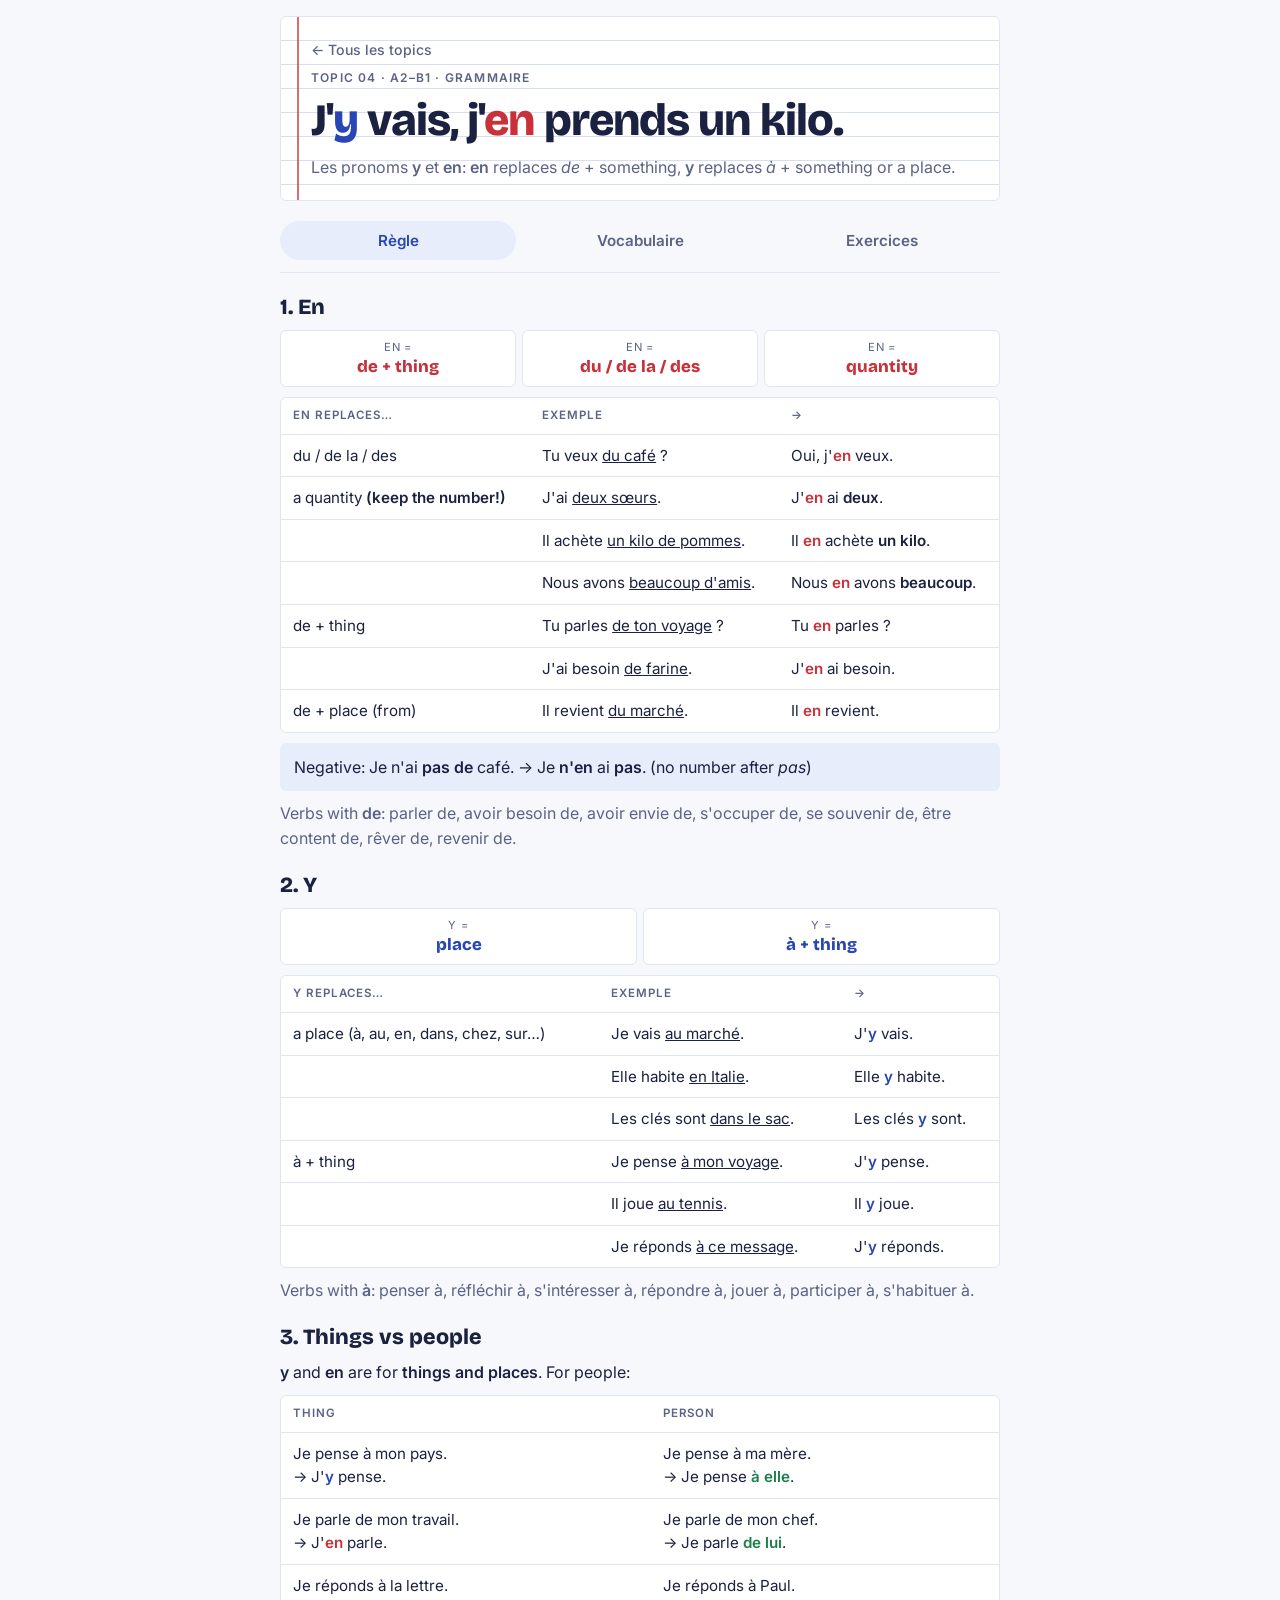
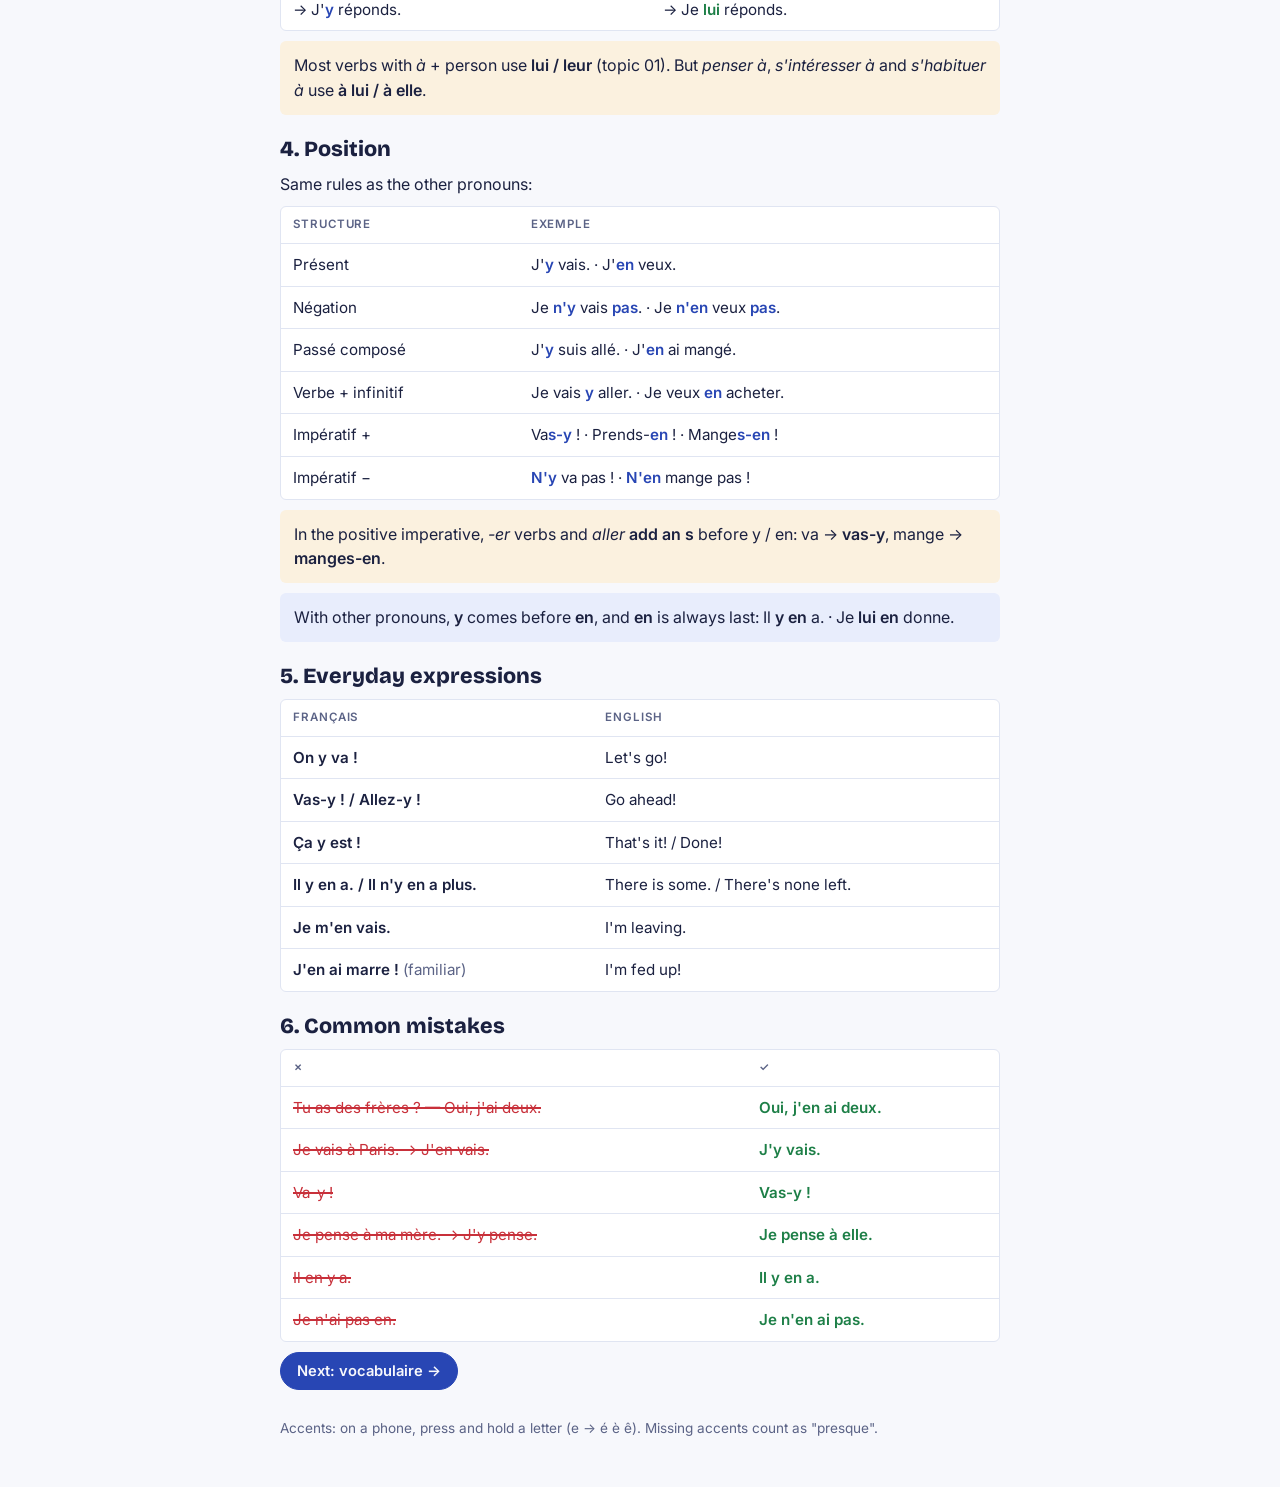
<file: docs/04-pronoms-y-en/index.html>
<!doctype html>
<html lang="fr">
<head>
<meta charset="utf-8">
<meta name="viewport" content="width=device-width, initial-scale=1, viewport-fit=cover">
<style>
:root{color-scheme:light;padding-top:env(safe-area-inset-top,0px);padding-bottom:env(safe-area-inset-bottom,0px)}
body{margin:0;font:14px/1.4 system-ui,sans-serif}
img{max-width:100%}
[hidden]{display:none!important}
</style>
</head>
<body>
<title>J'y vais, j'en prends</title>
<meta name="claude:viewport-fit-sides" content="cover">
<link rel="preconnect" href="https://fonts.googleapis.com">
<link rel="preconnect" href="https://fonts.gstatic.com" crossorigin>
<link rel="stylesheet" href="https://fonts.googleapis.com/css2?family=Bricolage+Grotesque:opsz,wght@12..96,600;12..96,800&family=Inter:wght@400;500;600&family=Caveat:wght@600&display=swap">
<style>
/* Layout: one narrow column like a French school notebook (Seyès lines, red margin); sticky tabs; red-pen corrections. */
:root {
  --paper: #f7f8fc;
  --card: #ffffff;
  --ink: #1b2140;
  --muted: #5b6386;
  --line: #e0e5f2;
  --seyes: #d6def5;
  --blue: #2846b4;
  --blue-soft: #e8edfc;
  --red: #c8303a;
  --red-soft: #fdecee;
  --green: #1d7f47;
  --green-soft: #e5f5ec;
  --amber: #a46a0e;
  --amber-soft: #fbf1df;
  --f-display: "Bricolage Grotesque", "Space Grotesk", system-ui, sans-serif;
  --f-body: "Inter", system-ui, -apple-system, "Segoe UI", sans-serif;
  --f-pen: "Caveat", "Comic Sans MS", cursive;
}
@media (prefers-color-scheme: dark) {
  :root:not([data-theme="light"]) {
    --paper: #11131c; --card: #191c28; --ink: #e6e8f3; --muted: #9ba2c2; --line: #2a2f43; --seyes: #222842;
    --blue: #8fa5ff; --blue-soft: #1e2546; --red: #ff7d84; --red-soft: #3a1c22; --green: #62d396; --green-soft: #15301f;
    --amber: #f1b75a; --amber-soft: #352a14; color-scheme: dark;
  }
}
:root[data-theme="dark"] {
  --paper: #11131c; --card: #191c28; --ink: #e6e8f3; --muted: #9ba2c2; --line: #2a2f43; --seyes: #222842;
  --blue: #8fa5ff; --blue-soft: #1e2546; --red: #ff7d84; --red-soft: #3a1c22; --green: #62d396; --green-soft: #15301f;
  --amber: #f1b75a; --amber-soft: #352a14; color-scheme: dark;
}
* { box-sizing: border-box; }
body {
  background: var(--paper); color: var(--ink); font-family: var(--f-body); font-size: 16px; line-height: 1.55;
  padding-left: max(16px, env(safe-area-inset-left, 0px)); padding-right: max(16px, env(safe-area-inset-right, 0px));
  padding-block: 0 48px;
}
body::before { content: ""; position: fixed; inset: 0 0 auto; height: env(safe-area-inset-top, 0px); z-index: 10; background: var(--paper); }
.wrap { max-width: 720px; margin: 0 auto; }
h1, h2, h3 { font-family: var(--f-display); text-wrap: balance; line-height: 1.15; margin: 0; }
h1 { font-size: clamp(2rem, 7vw, 2.8rem); font-weight: 800; letter-spacing: -0.02em; }
h2 { font-size: 1.35rem; font-weight: 800; }
h3 { font-size: 1.05rem; font-weight: 600; }
p { margin: 0; }
b, strong { font-weight: 600; }
.k { color: var(--blue); font-weight: 600; }

/* Header: Seyès ruling + red margin */
header.top {
  margin-top: 16px; padding: 22px 18px 20px 30px; border-radius: 6px; position: relative;
  background-color: var(--card);
  background-image: repeating-linear-gradient(to bottom, transparent 0 23px, var(--seyes) 23px 24px);
  border: 1px solid var(--line);
  display: grid; gap: 8px;
}
header.top::before { content: ""; position: absolute; left: 16px; top: 0; bottom: 0; width: 2px; background: var(--red); opacity: .7; }
.eyebrow { font-size: .75rem; letter-spacing: .1em; text-transform: uppercase; color: var(--muted); font-weight: 600; }
.sub { color: var(--muted); }

/* Tabs */
nav.tabs {
  position: sticky; top: env(safe-area-inset-top, 0px); z-index: 5; background: var(--paper);
  display: flex; gap: 6px; padding-block: 12px; margin-top: 8px; border-bottom: 1px solid var(--line);
}
nav.tabs button {
  flex: 1; font: 600 .95rem var(--f-body); color: var(--muted); background: transparent; border: 1px solid transparent;
  padding: 9px 6px; border-radius: 999px; cursor: pointer;
}
nav.tabs button[aria-selected="true"] { color: var(--blue); background: var(--blue-soft); border-color: var(--blue-soft); }
nav.tabs button:focus-visible, button:focus-visible, input:focus-visible { outline: 2px solid var(--blue); outline-offset: 2px; }

section.view { display: grid; gap: 22px; padding-top: 22px; }

/* Lesson */
.order { display: flex; flex-wrap: wrap; align-items: stretch; gap: 6px; }
.slot { flex: 1 1 90px; min-width: 0; border-radius: 6px; padding: 8px 8px 9px; text-align: center; border: 1px solid var(--line); background: var(--card); }
.slot .n { font-size: .7rem; letter-spacing: .08em; text-transform: uppercase; color: var(--muted); }
.slot .w { font-family: var(--f-display); font-weight: 800; font-size: 1.05rem; line-height: 1.25; }
.slot.s1 .w { color: var(--blue); } .slot.s2 .w { color: var(--red); } .slot.s3 .w { color: var(--green); } .slot.s4 .w, .slot.s5 .w { color: var(--amber); }
.slot.v { background: var(--ink); border-color: var(--ink); } .slot.v .w, .slot.v .n { color: var(--paper); }
.block { display: grid; gap: 10px; }
.ex { font-size: 1.1rem; }
.tip { background: var(--blue-soft); border-radius: 6px; padding: 12px 14px; }
.warn { background: var(--amber-soft); border-radius: 6px; padding: 12px 14px; }
.tbl-wrap { overflow-x: auto; border: 1px solid var(--line); border-radius: 6px; background: var(--card); }
table { border-collapse: collapse; width: 100%; font-size: .95rem; }
th, td { text-align: left; padding: 9px 12px; border-bottom: 1px solid var(--line); vertical-align: top; }
tr:last-child td { border-bottom: 0; }
th { font-size: .72rem; letter-spacing: .08em; text-transform: uppercase; color: var(--muted); font-weight: 600; }
td.bad { color: var(--red); text-decoration: line-through; text-decoration-thickness: 1.5px; }
td.good { color: var(--green); font-weight: 600; }
.p1 { color: var(--blue); font-weight: 600; } .p2 { color: var(--red); font-weight: 600; } .p3 { color: var(--green); font-weight: 600; } .p5 { color: var(--amber); font-weight: 600; }

/* Vocab */
.vtools { display: flex; flex-wrap: wrap; gap: 8px; align-items: center; justify-content: space-between; }
.vlist { display: grid; gap: 0; border: 1px solid var(--line); border-radius: 6px; background: var(--card); }
.vrow { display: grid; grid-template-columns: minmax(0, 1.2fr) minmax(0, 1fr); gap: 12px; padding: 10px 14px; border-bottom: 1px solid var(--line); cursor: pointer; }
.vrow:last-child { border-bottom: 0; }
.vrow .fr { font-weight: 600; }
.vrow .eg { grid-column: 1 / -1; font-size: .88rem; color: var(--muted); margin-top: -6px; }
.vrow .en { color: var(--muted); }
.hide-en .vrow .en { color: transparent; background: var(--line); border-radius: 4px; }
.hide-en .vrow.show .en { color: var(--muted); background: transparent; }
.vgroup { font-size: .75rem; letter-spacing: .1em; text-transform: uppercase; color: var(--muted); font-weight: 600; padding: 14px 14px 6px; border-bottom: 1px solid var(--line); background: var(--paper); }
.vgroup:first-child { border-radius: 6px 6px 0 0; }

/* Buttons */
.btn { font: 600 .92rem var(--f-body); border-radius: 999px; padding: 9px 16px; cursor: pointer; border: 1px solid var(--line); background: var(--card); color: var(--ink); }
.btn.primary { background: var(--blue); border-color: var(--blue); color: var(--paper); }
.btn.ghost { background: transparent; }
.row { display: flex; flex-wrap: wrap; gap: 8px; align-items: center; }

/* Exercises */
.score {
  display: grid; grid-template-columns: auto 1fr; gap: 6px 14px; align-items: center; background: var(--card);
  border: 1px solid var(--line); border-radius: 6px; padding: 14px 16px;
}
.score .big { font-family: var(--f-display); font-weight: 800; font-size: 2rem; font-variant-numeric: tabular-nums; line-height: 1; }
.bar { height: 8px; border-radius: 999px; background: var(--line); overflow: hidden; }
.bar > i { display: block; height: 100%; width: 0; background: var(--green); transition: width .4s ease; }
.score .row { grid-column: 1 / -1; }
.exsec { display: grid; gap: 12px; }
.exhead { display: flex; gap: 12px; align-items: baseline; justify-content: space-between; flex-wrap: wrap; }
.exhead h2 .L { color: var(--red); font-family: var(--f-pen); font-size: 1.7rem; margin-right: 6px; }
.instr { color: var(--muted); font-size: .93rem; }
.badge { font-variant-numeric: tabular-nums; font-weight: 600; font-size: .85rem; padding: 3px 10px; border-radius: 999px; background: var(--line); color: var(--muted); }
.badge.full { background: var(--green-soft); color: var(--green); }
.items { display: grid; gap: 0; background: var(--card); border: 1px solid var(--line); border-radius: 6px; }
.item { padding: 12px 14px 12px 40px; border-bottom: 1px solid var(--line); position: relative; display: grid; gap: 6px; min-width: 0; }
.item:last-child { border-bottom: 0; }
.item .num { position: absolute; left: 14px; top: 13px; font-size: .8rem; color: var(--muted); font-variant-numeric: tabular-nums; }
.item .src { color: var(--muted); font-size: .92rem; }
.item .line { font-size: 1.08rem; line-height: 2.1; overflow-wrap: anywhere; }
input.blank {
  font: 500 1.02rem var(--f-body); color: var(--blue); background: transparent; border: 0; border-bottom: 2px solid var(--seyes);
  padding: 0 4px 1px; border-radius: 0; text-align: center; min-width: 3.2em; max-width: 100%;
}
input.blank.wide { width: 100%; text-align: left; }
input.blank:focus { border-bottom-color: var(--blue); outline: none; background: var(--blue-soft); }
input.ok { border-bottom-color: var(--green); color: var(--green); }
input.near { border-bottom-color: var(--amber); color: var(--amber); }
input.bad { border-bottom-color: var(--red); color: var(--red); }
.mc { display: flex; flex-wrap: wrap; gap: 8px; }
.mc button { font: 500 1rem var(--f-body); padding: 6px 14px; border-radius: 999px; border: 1px solid var(--line); background: var(--paper); color: var(--ink); cursor: pointer; }
.mc button[aria-pressed="true"] { border-color: var(--blue); background: var(--blue-soft); color: var(--blue); }
.mc button.ok { border-color: var(--green); background: var(--green-soft); color: var(--green); }
.mc button.bad { border-color: var(--red); background: var(--red-soft); color: var(--red); }
.fb { font-size: .95rem; display: grid; gap: 2px; }
.fb .ans { color: var(--red); }
.fb .ans b { font-weight: 600; }
.fb .pen { font-family: var(--f-pen); font-size: 1.25rem; line-height: 1.2; color: var(--red); }
.fb.ok .pen { color: var(--green); }
.fb.near .pen { color: var(--amber); }
.toast { position: fixed; left: 50%; transform: translateX(-50%); bottom: calc(20px + env(safe-area-inset-bottom, 0px)); background: var(--ink); color: var(--paper); padding: 10px 16px; border-radius: 999px; font-weight: 500; font-size: .9rem; z-index: 20; }
.copybox { width: 100%; min-height: 120px; font: .85rem/1.4 ui-monospace, monospace; padding: 10px; border-radius: 6px; border: 1px solid var(--line); background: var(--card); color: var(--ink); }
footer { color: var(--muted); font-size: .85rem; padding-top: 28px; }
@media (prefers-reduced-motion: reduce) { .bar > i { transition: none; } }
textarea.free { width: 100%; font: 1rem/1.5 var(--f-body); color: var(--blue); background: var(--paper); border: 1px solid var(--line); border-radius: 6px; padding: 8px 10px; resize: vertical; }
textarea.free:focus { outline: 2px solid var(--blue); outline-offset: 1px; }
a.home { color: var(--muted); font-size: .88rem; text-decoration: none; font-weight: 500; }
a.home:hover, a.home:focus-visible { color: var(--blue); }
.conj { display: grid; grid-template-columns: repeat(auto-fit, minmax(150px, 1fr)); gap: 4px 18px; font-size: 1.05rem; }
.conj .e { color: var(--red); font-weight: 600; }
</style>

<div class="wrap">
  <header class="top">
    <a class="home" href="../">← Tous les topics</a>
    <div class="eyebrow">Topic 04 · A2–B1 · Grammaire</div>
    <h1>J'<span style="color:var(--blue)">y</span> vais, j'<span style="color:var(--red)">en</span> prends un kilo.</h1>
    <p class="sub">Les pronoms <b>y</b> et <b>en</b>: <b>en</b> replaces <i>de</i> + something, <b>y</b> replaces <i>à</i> + something or a place.</p>
  </header>

  <nav class="tabs" role="tablist">
    <button role="tab" id="tab-regle" aria-selected="false" data-view="regle">Règle</button>
    <button role="tab" id="tab-vocab" aria-selected="false" data-view="vocab">Vocabulaire</button>
    <button role="tab" id="tab-exos" aria-selected="false" data-view="exos">Exercices</button>
  </nav>

  <!-- ============ RÈGLE ============ -->
  <section class="view" id="regle" hidden>
    <div class="block">
      <h2>1. En</h2>
      <div class="order" aria-label="en replaces">
        <div class="slot s2"><div class="n">en =</div><div class="w">de + thing</div></div>
        <div class="slot s2"><div class="n">en =</div><div class="w">du / de la / des</div></div>
        <div class="slot s2"><div class="n">en =</div><div class="w">quantity</div></div>
      </div>
      <div class="tbl-wrap"><table>
        <tr><th>en replaces…</th><th>Exemple</th><th>→</th></tr>
        <tr><td>du / de la / des</td><td>Tu veux <u>du café</u> ?</td><td>Oui, j'<b class="p2">en</b> veux.</td></tr>
        <tr><td>a quantity <b>(keep the number!)</b></td><td>J'ai <u>deux sœurs</u>.</td><td>J'<b class="p2">en</b> ai <b>deux</b>.</td></tr>
        <tr><td></td><td>Il achète <u>un kilo de pommes</u>.</td><td>Il <b class="p2">en</b> achète <b>un kilo</b>.</td></tr>
        <tr><td></td><td>Nous avons <u>beaucoup d'amis</u>.</td><td>Nous <b class="p2">en</b> avons <b>beaucoup</b>.</td></tr>
        <tr><td>de + thing</td><td>Tu parles <u>de ton voyage</u> ?</td><td>Tu <b class="p2">en</b> parles ?</td></tr>
        <tr><td></td><td>J'ai besoin <u>de farine</u>.</td><td>J'<b class="p2">en</b> ai besoin.</td></tr>
        <tr><td>de + place (from)</td><td>Il revient <u>du marché</u>.</td><td>Il <b class="p2">en</b> revient.</td></tr>
      </table></div>
      <p class="tip">Negative: Je n'ai <b>pas de</b> café. → Je <b>n'en</b> ai <b>pas</b>. (no number after <i>pas</i>)</p>
      <p class="sub">Verbs with <b>de</b>: parler de, avoir besoin de, avoir envie de, s'occuper de, se souvenir de, être content de, rêver de, revenir de.</p>
    </div>

    <div class="block">
      <h2>2. Y</h2>
      <div class="order" aria-label="y replaces">
        <div class="slot s1"><div class="n">y =</div><div class="w">place</div></div>
        <div class="slot s1"><div class="n">y =</div><div class="w">à + thing</div></div>
      </div>
      <div class="tbl-wrap"><table>
        <tr><th>y replaces…</th><th>Exemple</th><th>→</th></tr>
        <tr><td>a place (à, au, en, dans, chez, sur…)</td><td>Je vais <u>au marché</u>.</td><td>J'<b class="p1">y</b> vais.</td></tr>
        <tr><td></td><td>Elle habite <u>en Italie</u>.</td><td>Elle <b class="p1">y</b> habite.</td></tr>
        <tr><td></td><td>Les clés sont <u>dans le sac</u>.</td><td>Les clés <b class="p1">y</b> sont.</td></tr>
        <tr><td>à + thing</td><td>Je pense <u>à mon voyage</u>.</td><td>J'<b class="p1">y</b> pense.</td></tr>
        <tr><td></td><td>Il joue <u>au tennis</u>.</td><td>Il <b class="p1">y</b> joue.</td></tr>
        <tr><td></td><td>Je réponds <u>à ce message</u>.</td><td>J'<b class="p1">y</b> réponds.</td></tr>
      </table></div>
      <p class="sub">Verbs with <b>à</b>: penser à, réfléchir à, s'intéresser à, répondre à, jouer à, participer à, s'habituer à.</p>
    </div>

    <div class="block">
      <h2>3. Things vs people</h2>
      <p><b>y</b> and <b>en</b> are for <b>things and places</b>. For people:</p>
      <div class="tbl-wrap"><table>
        <tr><th>Thing</th><th>Person</th></tr>
        <tr><td>Je pense à mon pays.<br>→ J'<b class="p1">y</b> pense.</td><td>Je pense à ma mère.<br>→ Je pense <b class="p3">à elle</b>.</td></tr>
        <tr><td>Je parle de mon travail.<br>→ J'<b class="p2">en</b> parle.</td><td>Je parle de mon chef.<br>→ Je parle <b class="p3">de lui</b>.</td></tr>
        <tr><td>Je réponds à la lettre.<br>→ J'<b class="p1">y</b> réponds.</td><td>Je réponds à Paul.<br>→ Je <b class="p3">lui</b> réponds.</td></tr>
      </table></div>
      <p class="warn">Most verbs with <i>à</i> + person use <b>lui / leur</b> (topic 01). But <i>penser à</i>, <i>s'intéresser à</i> and <i>s'habituer à</i> use <b>à lui / à elle</b>.</p>
    </div>

    <div class="block">
      <h2>4. Position</h2>
      <p>Same rules as the other pronouns:</p>
      <div class="tbl-wrap"><table>
        <tr><th>Structure</th><th>Exemple</th></tr>
        <tr><td>Présent</td><td>J'<b class="k">y</b> vais. · J'<b class="k">en</b> veux.</td></tr>
        <tr><td>Négation</td><td>Je <b class="k">n'y</b> vais <b class="k">pas</b>. · Je <b class="k">n'en</b> veux <b class="k">pas</b>.</td></tr>
        <tr><td>Passé composé</td><td>J'<b class="k">y</b> suis allé. · J'<b class="k">en</b> ai mangé.</td></tr>
        <tr><td>Verbe + infinitif</td><td>Je vais <b class="k">y</b> aller. · Je veux <b class="k">en</b> acheter.</td></tr>
        <tr><td>Impératif +</td><td>Va<b class="k">s-y</b> ! · Prends-<b class="k">en</b> ! · Mange<b class="k">s-en</b> !</td></tr>
        <tr><td>Impératif −</td><td><b class="k">N'y</b> va pas ! · <b class="k">N'en</b> mange pas !</td></tr>
      </table></div>
      <p class="warn">In the positive imperative, <i>-er</i> verbs and <i>aller</i> <b>add an s</b> before y / en: va → <b>vas-y</b>, mange → <b>manges-en</b>.</p>
      <p class="tip">With other pronouns, <b>y</b> comes before <b>en</b>, and <b>en</b> is always last: Il <b>y en</b> a. · Je <b>lui en</b> donne.</p>
    </div>

    <div class="block">
      <h2>5. Everyday expressions</h2>
      <div class="tbl-wrap"><table>
        <tr><th>Français</th><th>English</th></tr>
        <tr><td><b>On y va !</b></td><td>Let's go!</td></tr>
        <tr><td><b>Vas-y ! / Allez-y !</b></td><td>Go ahead!</td></tr>
        <tr><td><b>Ça y est !</b></td><td>That's it! / Done!</td></tr>
        <tr><td><b>Il y en a. / Il n'y en a plus.</b></td><td>There is some. / There's none left.</td></tr>
        <tr><td><b>Je m'en vais.</b></td><td>I'm leaving.</td></tr>
        <tr><td><b>J'en ai marre !</b> <span class="sub">(familiar)</span></td><td>I'm fed up!</td></tr>
      </table></div>
    </div>

    <div class="block">
      <h2>6. Common mistakes</h2>
      <div class="tbl-wrap"><table>
        <tr><th>✗</th><th>✓</th></tr>
        <tr><td class="bad">Tu as des frères ? — Oui, j'ai deux.</td><td class="good">Oui, j'en ai deux.</td></tr>
        <tr><td class="bad">Je vais à Paris. → J'en vais.</td><td class="good">J'y vais.</td></tr>
        <tr><td class="bad">Va-y !</td><td class="good">Vas-y !</td></tr>
        <tr><td class="bad">Je pense à ma mère. → J'y pense.</td><td class="good">Je pense à elle.</td></tr>
        <tr><td class="bad">Il en y a.</td><td class="good">Il y en a.</td></tr>
        <tr><td class="bad">Je n'ai pas en.</td><td class="good">Je n'en ai pas.</td></tr>
      </table></div>
      <div class="row"><button class="btn primary" data-go="vocab">Next: vocabulaire →</button></div>
    </div>
  </section>

  <!-- ============ VOCAB ============ -->
  <section class="view" id="vocab" hidden>
    <div class="block">
      <h2>Au marché et en cuisine</h2>
      <p class="sub">The market and cooking. Shops go with <b>y</b> (<i>J'y vais</i>), quantities go with <b>en</b> (<i>J'en prends un kilo</i>). All of them appear in the exercises.</p>
    </div>
    <div class="vtools">
      <label class="row" style="gap:8px; cursor:pointer;"><input type="checkbox" id="hideEn"> Hide English (tap a row to reveal)</label>
    </div>
    <div class="vlist" id="vlist"></div>
    <p class="warn">At the market, you'll hear: <i>Et avec ceci ?</i> (Anything else?) · <i>Vous en voulez combien ?</i> (How many / how much?) · <i>J'en prends deux, s'il vous plaît.</i></p>
    <div class="row"><button class="btn primary" data-go="exos">Next: exercices →</button></div>
  </section>

  <!-- ============ EXERCICES (built by shared/engine.js) ============ -->
  <section class="view" id="exos" hidden></section>

  <footer>Accents: on a phone, press and hold a letter (e → é è ê). Missing accents count as "presque".</footer>
</div>

<script>
const TOPIC = { num: "04", name: "pronoms y et en" };
const VOCAB = [
  { g: "Les commerces" },
  { fr: "le marché", en: "the market" },
  { fr: "la boulangerie", en: "the bakery" },
  { fr: "la boucherie", en: "the butcher's" },
  { fr: "la poissonnerie", en: "the fishmonger's" },
  { fr: "l'épicerie (f.)", en: "the grocery shop" },
  { fr: "le supermarché", en: "the supermarket" },
  { g: "Les quantités" },
  { fr: "un kilo de", en: "a kilo of", eg: "J'en prends un kilo." },
  { fr: "une livre de", en: "half a kilo (500 g)", eg: "Une livre de cerises." },
  { fr: "une bouteille de", en: "a bottle of" },
  { fr: "une douzaine de", en: "a dozen", eg: "Une douzaine d'œufs." },
  { fr: "une tranche de", en: "a slice of", eg: "Deux tranches de jambon." },
  { fr: "un morceau de", en: "a piece of", eg: "Un morceau de fromage." },
  { fr: "un paquet de", en: "a packet of" },
  { fr: "une boîte de", en: "a tin / box of" },
  { fr: "un peu de · assez de · trop de", en: "a little · enough · too much", eg: "J'en ai assez." },
  { g: "En cuisine" },
  { fr: "faire les courses", en: "to do the shopping" },
  { fr: "la farine", en: "flour" },
  { fr: "le beurre", en: "butter" },
  { fr: "le jambon", en: "ham" },
  { fr: "un œuf / des œufs", en: "an egg / eggs" },
  { fr: "goûter", en: "to taste", eg: "Tu veux goûter ?" },
  { fr: "il reste…", en: "there is … left", eg: "Il reste du lait ?" },
  { fr: "il manque…", en: "… is missing", eg: "Il manque du sel." },
  { g: "Expressions" },
  { fr: "On y va !", en: "Let's go!" },
  { fr: "Vas-y ! / Allez-y !", en: "Go ahead!" },
  { fr: "Ça y est !", en: "That's it! / Done!" },
  { fr: "Il y en a. / Il n'y en a plus.", en: "There is some. / There's none left." },
  { fr: "Je m'en vais.", en: "I'm leaving." },
  { fr: "J'en ai marre ! (familiar)", en: "I'm fed up!" },
];

const EX = [
  { id: "A", title: "Y or en?", instr: "Type y or en.", type: "blanks", items: [
    { src: "Tu vas à la boulangerie ?", text: "Oui, j'[] vais.", ans: [["y"]], why: "A place → y." },
    { src: "Tu veux du fromage ?", text: "Oui, j'[] veux bien.", ans: [["en"]], why: "du fromage → en." },
    { src: "Il pense à ses vacances.", text: "Il [] pense.", ans: [["y"]], why: "penser à + thing → y." },
    { src: "Elle a besoin de farine.", text: "Elle [] a besoin.", ans: [["en"]], why: "avoir besoin de → en." },
    { src: "Vous habitez en Espagne ?", text: "Oui, nous [] habitons.", ans: [["y"]], why: "A place → y." },
    { src: "Tu reviens du marché ?", text: "Oui, j'[] reviens.", ans: [["en"]], why: "revenir de + place → en." },
    { src: "Tu t'intéresses à la cuisine ?", text: "Oui, je m'[] intéresse.", ans: [["y"]], why: "s'intéresser à + thing → y." },
    { src: "Combien de frères tu as ?", text: "J'[] ai deux.", ans: [["en"]], why: "A quantity → en (+ deux)." },
  ]},
  { id: "B", title: "Replace with en", instr: "Keep the quantity at the end!", type: "blanks", items: [
    { src: "Je mange <u>des pommes</u> tous les jours.", text: "J'[] mange tous les jours.", ans: [["en"]] },
    { src: "Tu as <u>deux voitures</u> ?", text: "Oui, j'[] ai [].", ans: [["en"], ["deux"]] },
    { src: "Il achète <u>un kilo de tomates</u>.", text: "Il [] achète un [].", ans: [["en"], ["kilo"]] },
    { src: "Nous avons <u>beaucoup d'amis</u>.", text: "Nous [] avons [].", ans: [["en"], ["beaucoup"]] },
    { src: "Elle ne boit pas <u>de café</u>.", text: "Elle n'[] boit pas.", ans: [["en"]] },
    { src: "Vous parlez <u>de votre voyage</u> ?", text: "Vous [] parlez ?", ans: [["en"]] },
    { src: "Je voudrais <u>une douzaine d'œufs</u>.", text: "J'[] voudrais une [].", ans: [["en"], ["douzaine"]] },
    { src: "Il y a <u>du lait</u> dans le frigo ?", text: "Oui, il y [] a.", ans: [["en"]] },
  ]},
  { id: "C", title: "Replace with y", instr: "Places and à + thing.", type: "blanks", items: [
    { src: "Je vais <u>au marché</u> le samedi.", text: "J'[] vais le samedi.", ans: [["y"]] },
    { src: "Elle est née <u>en Italie</u>.", text: "Elle [] est née.", ans: [["y"]] },
    { src: "Nous allons <u>chez le boucher</u>.", text: "Nous [] allons.", ans: [["y"]] },
    { src: "Tu penses <u>à ton rendez-vous</u> ?", text: "Tu [] penses ?", ans: [["y"]] },
    { src: "Les clés sont <u>dans le sac</u>.", text: "Les clés [] sont.", ans: [["y"]] },
    { src: "Il joue <u>au tennis</u> le mardi.", text: "Il [] joue le mardi.", ans: [["y"]] },
    { src: "Je ne réponds pas <u>à ce message</u>.", text: "Je n'[] réponds pas.", ans: [["y"]] },
  ]},
  { id: "D", title: "Tenses and position", instr: "Passé composé, infinitive, imperative.", type: "blanks", items: [
    { src: "Tu es allé à Lyon ?", text: "Oui, j'[] suis allé l'année dernière.", ans: [["y"]], why: "Before the auxiliary." },
    { src: "Tu as acheté du pain ?", text: "Non, je n'[] ai pas acheté.", ans: [["en"]] },
    { src: "On va au cinéma ce soir ?", text: "Oui, on va [] aller !", ans: [["y"]], why: "Before the infinitive." },
    { src: "Tu veux goûter ce gâteau ?", text: "Oui, je veux [] goûter un morceau.", ans: [["en"]] },
    { src: "Va au supermarché !", text: "Vas-[] !", ans: [["y"]], why: "va + y → vas-y." },
    { src: "Prends des fraises !", text: "Prends-[] !", ans: [["en"]] },
    { src: "Mange de la salade !", text: "[]-en !", ans: [["manges"]], why: "-er verbs add an s before y / en: manges-en." },
    { src: "Ne va pas à la boucherie !", text: "N'[] va pas !", ans: [["y"]] },
    { src: "Il y a des tomates ?", text: "Oui, il [] [] a.", ans: [["y"], ["en"]], why: "y before en: il y en a." },
  ]},
  { id: "E", title: "Answer with y or en", instr: "Write the whole answer after Oui / Non.", type: "sentence", items: [
    { src: "Tu vas souvent à la piscine ?", lead: "Oui,", ans: ["j'y vais souvent"] },
    { src: "Vous avez des enfants ? (trois)", lead: "Oui,", ans: ["nous en avons trois", "on en a trois", "j'en ai trois"], why: "Keep the number: en … trois." },
    { src: "Tu as besoin de mon aide ?", lead: "Non,", ans: ["je n'en ai pas besoin"] },
    { src: "Elle est déjà allée au Canada ?", lead: "Non,", ans: ["elle n'y est jamais allée", "elle n'y est pas allée", "elle n'y est pas encore allée"], why: "y before the auxiliary; allée agrees with elle." },
    { src: "Tu as mangé des croissants ? (deux)", lead: "Oui,", ans: ["j'en ai mangé deux"] },
    { src: "Il pense à son examen ?", lead: "Oui,", ans: ["il y pense"] },
  ]},
  { id: "F", title: "Thing or person?", instr: "y / en for things, lui / à elle / de lui for people.", type: "mc", items: [
    { src: "Je pense souvent à ma grand-mère.", text: "Je pense souvent ___.", opts: ["à elle", "y"], c: 0, why: "penser à + person → à elle." },
    { src: "Je pense souvent à mon pays.", text: "J'___ pense souvent.", opts: ["lui", "y"], c: 1, why: "A thing → y." },
    { src: "Tu parles de ton chef ?", text: "Tu parles ___ ?", opts: ["en", "de lui"], c: 1, why: "parler de + person → de lui." },
    { src: "Tu parles de ton travail ?", text: "Tu ___ parles ?", opts: ["en", "lui"], c: 0, why: "parler de + thing → en." },
    { src: "Je téléphone à Paul.", text: "Je ___ téléphone.", opts: ["y", "lui"], c: 1, why: "téléphoner à + person → lui." },
    { src: "Je réponds à la lettre.", text: "J'___ réponds.", opts: ["y", "lui"], c: 0, why: "répondre à + thing → y." },
  ]},
  { id: "G", title: "Expressions", instr: "Everyday phrases with y and en.", type: "blanks", items: [
    { src: "Let's go!", text: "Allez, on [] va !", ans: [["y"]] },
    { src: "That's it!", text: "C'est fini ? — Oui, ça [] est !", ans: [["y"]] },
    { src: "I'm leaving.", text: "Il est tard, je m'[] vais.", ans: [["en"]] },
    { src: "None left.", text: "Des œufs ? Il n'y [] a plus.", ans: [["en"]] },
    { src: "Go ahead!", text: "Tu as une question ? Vas-[] !", ans: [["y"]] },
    { src: "I'm fed up! (familiar)", text: "Je travaille trop, j'[] ai marre !", ans: [["en"]] },
  ]},
  { id: "V", title: "Vocabulaire", instr: "Au marché et en cuisine.", type: "blanks", items: [
    { src: "a dozen", text: "Je voudrais une [] d'œufs.", ans: [["douzaine"]] },
    { src: "slices", text: "Deux [] de jambon, s'il vous plaît.", ans: [["tranches"]] },
    { src: "flour", text: "Pour faire un gâteau, il faut de la [].", ans: [["farine"]] },
    { src: "the shopping", text: "On n'a plus de lait : il faut faire les [].", ans: [["courses"]] },
    { src: "to taste", text: "Tu veux [] la sauce ? Elle est bonne ?", ans: [["goûter"]] },
    { src: "is there … left", text: "Il [] encore du fromage ? — Oui, il en reste un peu.", ans: [["reste"]] },
    { src: "the butcher's", text: "J'achète la viande à la [].", ans: [["boucherie"]] },
  ]},
  { id: "W", title: "À toi !", instr: "Free writing, 2–3 simple sentences each. Not checked here: tap \"Copier pour Claude\" and paste it to Claude for a correction.", type: "free", items: [
    { src: "Tu vas souvent au marché ou au supermarché ? Qu'est-ce que tu y achètes ? (use y and en)" },
    { src: "Qu'est-ce qu'il y a dans ton frigo en ce moment ? (Il y a du…, J'en ai…, Je n'en ai plus…)" },
    { src: "À quoi est-ce que tu penses souvent en ce moment ? Tu en parles avec qui ?" },
  ]},
];
</script>
<script>
/* Shared exercise engine for every topic page.
   The topic page defines, before loading this file:
     TOPIC = { num: "02", name: "Conditionnel présent" }
     VOCAB = [ { g: "Group" } | { fr, en, eg? } ]
     EX    = [ { id, title, instr, type: "mc"|"blanks"|"sentence"|"free", items: [...] } ]
   Item shapes:
     mc:       { src, text: "… ___ …", opts: [..], c: indexOfCorrect, why? }
     blanks:   { src, text: "… [] … [] …", ans: [[accepted…], [accepted…]], why? }
     sentence: { src, lead: "Oui," | "", ans: [accepted full answers…], why? }
     free:     { src }  (not graded: included in "Copier" so Claude can correct it)
*/
(function () {
  const KEY = "fr" + TOPIC.num + "-v1";
  let store = {};
  try { store = JSON.parse(localStorage.getItem(KEY) || "{}") || {}; } catch (e) { store = {}; }
  const save = () => { try { localStorage.setItem(KEY, JSON.stringify(store)); } catch (e) {} };

  const norm = s => (s || "").toLowerCase().replace(/[’`´]/g, "'").replace(/\s+/g, " ").replace(/\s*'\s*/g, "'").trim();
  const sentNorm = s => norm(s).replace(/[.!?,;…]+/g, " ").replace(/^(oui|non)\s+/, "").replace(/\s+/g, " ").trim();
  const strip = s => s.normalize("NFD").replace(/[̀-ͯ]/g, "");
  const esc = s => String(s).replace(/[&<>"]/g, c => ({ "&": "&amp;", "<": "&lt;", ">": "&gt;", '"': "&quot;" }[c]));
  const $ = s => document.querySelector(s);
  const graded = EX.filter(s => s.type !== "free");
  const TOTAL = graded.reduce((n, s) => n + s.items.length, 0);
  const INPUT_ATTRS = 'autocomplete="off" autocapitalize="off" autocorrect="off" spellcheck="false"';

  function grade(val, accepted, f) {
    const v = f(val);
    if (!v) return "empty";
    if (accepted.some(a => f(a) === v)) return "ok";
    if (accepted.some(a => strip(f(a)) === strip(v))) return "near";
    return "bad";
  }

  /* ---------- Exercise shell ---------- */
  $("#exos").innerHTML = `
    <div class="score">
      <div class="big" id="scoreBig">0/${TOTAL}</div>
      <div style="display:grid; gap:6px; min-width:0;">
        <div class="bar"><i id="scoreBar"></i></div>
        <div class="instr" id="scoreTxt"></div>
      </div>
      <div class="row">
        <button class="btn primary" id="checkAll">Tout vérifier</button>
        <button class="btn" id="copyErr">Copier pour Claude</button>
        <button class="btn ghost" id="resetAll">Effacer tout</button>
      </div>
    </div>
    <div id="resetConfirm" class="warn" hidden>
      <div class="row" style="justify-content:space-between;"><span>Erase all your answers?</span>
      <span class="row"><button class="btn" id="resetYes">Oui, effacer</button><button class="btn ghost" id="resetNo">Annuler</button></span></div>
    </div>
    <textarea id="copyBox" class="copybox" readonly hidden></textarea>
    <div id="exList" style="display:grid; gap:28px;"></div>`;
  document.body.insertAdjacentHTML("beforeend", '<div class="toast" id="toast" hidden></div>');

  /* ---------- Tabs ---------- */
  function show(view) {
    if (!["regle", "vocab", "exos"].includes(view)) view = "regle";
    document.querySelectorAll("section.view").forEach(s => s.hidden = s.id !== view);
    document.querySelectorAll("nav.tabs button").forEach(b => b.setAttribute("aria-selected", b.dataset.view === view));
    try { localStorage.setItem(KEY + "-tab", view); } catch (e) {}
  }
  document.querySelectorAll("[data-view]").forEach(b => b.onclick = () => show(b.dataset.view));
  document.querySelectorAll("[data-go]").forEach(b => b.onclick = () => { show(b.dataset.go); window.scrollTo(0, 0); });

  /* ---------- Vocab ---------- */
  const vlist = $("#vlist");
  vlist.innerHTML = VOCAB.map(v => v.g ? `<div class="vgroup">${esc(v.g)}</div>` :
    `<div class="vrow"><div class="fr">${esc(v.fr)}</div><div class="en">${esc(v.en)}</div>${v.eg ? `<div class="eg">${esc(v.eg)}</div>` : ""}</div>`).join("");
  vlist.addEventListener("click", e => { const r = e.target.closest(".vrow"); if (r) r.classList.toggle("show"); });
  $("#hideEn").onchange = e => { vlist.classList.toggle("hide-en", e.target.checked); vlist.querySelectorAll(".vrow").forEach(r => r.classList.remove("show")); };

  /* ---------- Render exercises ---------- */
  const fillTemplate = (text, answers) => { let i = 0; return esc(text).replace(/\[\]/g, () => `<b>${esc(answers[i++] || "")}</b>`); };
  const withStop = s => /[.!?…]$/.test(s.trim()) ? s : s + ".";

  function itemBody(sec, it, id) {
    if (sec.type === "mc") {
      return `<div class="line">${esc(it.text)}</div><div class="mc" data-id="${id}">${it.opts.map((o, k) =>
        `<button type="button" data-k="${k}" aria-pressed="${store[id] === k}">${String.fromCharCode(97 + k)}) ${esc(o)}</button>`).join("")}</div>`;
    }
    if (sec.type === "blanks") {
      let n = 0;
      const line = esc(it.text).replace(/\[\]/g, () => {
        const bid = `${id}-${n}`, w = Math.max(3, it.ans[n][0].length + 1.5); n++;
        return `<input class="blank" id="in-${bid}" data-b="${bid}" style="width:${w}ch" ${INPUT_ATTRS} value="${esc(store[bid] || "")}">`;
      });
      return `<div class="line">${line}</div>`;
    }
    if (sec.type === "sentence") {
      return `<div class="line">${it.lead ? esc(it.lead) + " " : ""}<input class="blank wide" id="in-${id}-0" data-b="${id}-0" ${INPUT_ATTRS} value="${esc(store[id + "-0"] || "")}"></div>`;
    }
    return `<textarea class="free" id="in-${id}-0" data-b="${id}-0" rows="3" spellcheck="false" placeholder="Écris ici…">${esc(store[id + "-0"] || "")}</textarea>`;
  }

  function render() {
    $("#exList").innerHTML = EX.map(sec => {
      const items = sec.items.map((it, i) => {
        const id = `${sec.id}${i + 1}`;
        return `<div class="item" id="it-${id}"><span class="num">${i + 1}</span>${it.src ? `<div class="src">${it.src}</div>` : ""}${itemBody(sec, it, id)}<div class="fb" hidden></div></div>`;
      }).join("");
      const badge = sec.type === "free" ? "for Claude" : `${sec.items.length} items`;
      const btn = sec.type === "free" ? "" : `<div class="row"><button class="btn primary" data-check="${sec.id}">Vérifier ${sec.id}</button></div>`;
      return `<div class="exsec" id="sec-${sec.id}">
        <div class="exhead"><h2><span class="L">${sec.id}</span>${esc(sec.title)}</h2><span class="badge" id="badge-${sec.id}">${badge}</span></div>
        <p class="instr">${esc(sec.instr)}</p>
        <div class="items">${items}</div>${btn}
      </div>`;
    }).join("");
  }
  render();

  const list = $("#exList");
  list.addEventListener("input", e => {
    const b = e.target.dataset.b; if (!b) return;
    store[b] = e.target.value; e.target.classList.remove("ok", "bad", "near"); save();
  });
  list.addEventListener("keydown", e => {
    if (e.key !== "Enter" || !e.target.matches("input.blank")) return;
    e.preventDefault();
    const all = [...document.querySelectorAll("input.blank")], nx = all[all.indexOf(e.target) + 1];
    if (nx) nx.focus(); else e.target.blur();
  });
  list.addEventListener("click", e => {
    const opt = e.target.closest(".mc button");
    if (opt) {
      const box = opt.parentElement;
      store[box.dataset.id] = +opt.dataset.k; save();
      box.querySelectorAll("button").forEach(b => { b.setAttribute("aria-pressed", b === opt); b.classList.remove("ok", "bad"); });
      return;
    }
    const c = e.target.closest("[data-check]");
    if (c) { checkSection(c.dataset.check); updateScore(); }
  });

  /* ---------- Checking ---------- */
  const results = {};
  function checkSection(sid) {
    const sec = EX.find(s => s.id === sid);
    if (sec.type === "free") return;
    let ok = 0;
    sec.items.forEach((it, i) => {
      const id = `${sid}${i + 1}`, el = $(`#it-${id}`), fb = el.querySelector(".fb");
      let state, mine, correct;
      if (sec.type === "mc") {
        const pick = store[id];
        state = pick == null ? "empty" : pick === it.c ? "ok" : "bad";
        mine = pick == null ? "" : it.opts[pick];
        correct = esc(it.text).replace("___", `<b>${esc(it.opts[it.c])}</b>`);
        el.querySelectorAll(".mc button").forEach(b => {
          b.classList.remove("ok", "bad");
          if (+b.dataset.k === it.c && state !== "empty") b.classList.add("ok");
          else if (+b.dataset.k === pick) b.classList.add("bad");
        });
      } else if (sec.type === "blanks") {
        const states = it.ans.map((acc, n) => {
          const inp = $(`#in-${id}-${n}`), st = grade(inp.value, acc, norm);
          inp.classList.remove("ok", "bad", "near"); inp.classList.add(st === "empty" ? "bad" : st);
          return st;
        });
        state = states.every(s => s === "ok") ? "ok"
          : states.every(s => s === "empty") ? "empty"
          : states.every(s => s === "ok" || s === "near") ? "near" : "bad";
        mine = it.ans.map((_, n) => $(`#in-${id}-${n}`).value.trim() || "…").join(" / ");
        correct = fillTemplate(it.text, it.ans.map(a => a[0]));
      } else {
        const inp = $(`#in-${id}-0`);
        state = grade(inp.value, it.ans, sentNorm);
        inp.classList.remove("ok", "bad", "near"); inp.classList.add(state === "empty" ? "bad" : state);
        mine = inp.value.trim();
        correct = `${it.lead ? esc(it.lead) + " " : ""}<b>${esc(withStop(it.ans[0]))}</b>`;
      }
      if (state === "ok") ok++;
      results[id] = { state, mine, correct: correct.replace(/<[^>]+>/g, "").replace(/&amp;/g, "&").replace(/&lt;/g, "<").replace(/&gt;/g, ">").replace(/&quot;/g, '"') };
      const why = it.why ? esc(it.why) : "";
      fb.hidden = false;
      fb.className = "fb " + (state === "ok" ? "ok" : state === "near" ? "near" : "bad");
      fb.innerHTML =
        state === "ok" ? `<span class="pen">Très bien !</span>` :
        state === "near" ? `<span class="pen">Presque ! Check the accents.</span><span class="ans">${correct}</span>` :
        state === "empty" ? `<span class="pen">Pas de réponse.</span><span class="ans">${correct}</span>${why ? `<span class="instr">${why}</span>` : ""}` :
        `<span class="ans">${correct}</span>${why ? `<span class="pen">${why}</span>` : ""}`;
    });
    const badge = $(`#badge-${sid}`);
    badge.textContent = `${ok}/${sec.items.length}`;
    badge.classList.toggle("full", ok === sec.items.length);
  }

  function updateScore() {
    const checked = Object.values(results), ok = checked.filter(r => r.state === "ok").length;
    $("#scoreBig").textContent = `${ok}/${TOTAL}`;
    $("#scoreBar").style.width = (100 * ok / TOTAL) + "%";
    $("#scoreTxt").textContent = checked.length === 0 ? `Tap "Vérifier" under each exercise, or check everything at once.`
      : ok === TOTAL ? "Parfait ! Everything is correct."
      : `${checked.length} of ${TOTAL} checked · ${checked.length - ok} to review.`;
  }
  updateScore();

  function toast(msg) { const t = $("#toast"); t.textContent = msg; t.hidden = false; clearTimeout(toast.t); toast.t = setTimeout(() => t.hidden = true, 2200); }

  const checkAll = () => { graded.forEach(s => checkSection(s.id)); updateScore(); };
  $("#checkAll").onclick = () => { checkAll(); toast("Tout est vérifié"); };

  $("#copyErr").onclick = () => {
    checkAll();
    const errs = Object.entries(results).filter(([, r]) => r.state !== "ok")
      .map(([id, r]) => `${id}: I wrote "${r.mine || "—"}" · correct: ${r.correct}`);
    const free = EX.filter(s => s.type === "free").flatMap(s => s.items.map((it, i) => {
      const v = (store[`${s.id}${i + 1}-0`] || "").trim();
      return v ? `${s.id}${i + 1} (${it.src.replace(/<[^>]+>/g, "")}): ${v}` : "";
    })).filter(Boolean);
    let text = `Topic ${TOPIC.num} (${TOPIC.name}): ${TOTAL - errs.length}/${TOTAL}.`;
    text += errs.length ? `\nMy mistakes:\n${errs.join("\n")}` : " No mistakes.";
    if (free.length) text += `\n\nPlease correct my free writing:\n${free.join("\n")}`;
    const box = $("#copyBox"); box.value = text;
    const fallback = () => { box.hidden = false; box.focus(); box.select(); toast("Select the text below and copy it"); };
    try {
      navigator.clipboard.writeText(text).then(() => { box.hidden = true; toast("Copied. Paste it to Claude."); }, fallback);
    } catch (e) { fallback(); }
  };

  $("#resetAll").onclick = () => { $("#resetConfirm").hidden = false; };
  $("#resetNo").onclick = () => { $("#resetConfirm").hidden = true; };
  $("#resetYes").onclick = () => {
    store = {}; save(); for (const k in results) delete results[k];
    render(); updateScore();
    EX.forEach(s => { if (s.type !== "free") { const b = $(`#badge-${s.id}`); b.textContent = `${s.items.length} items`; b.classList.remove("full"); } });
    $("#resetConfirm").hidden = true; $("#copyBox").hidden = true; toast("Answers erased");
  };

  let startTab = "regle"; try { startTab = localStorage.getItem(KEY + "-tab") || "regle"; } catch (e) {}
  show(startTab);
})();
</script>

</body>
</html>
</file>
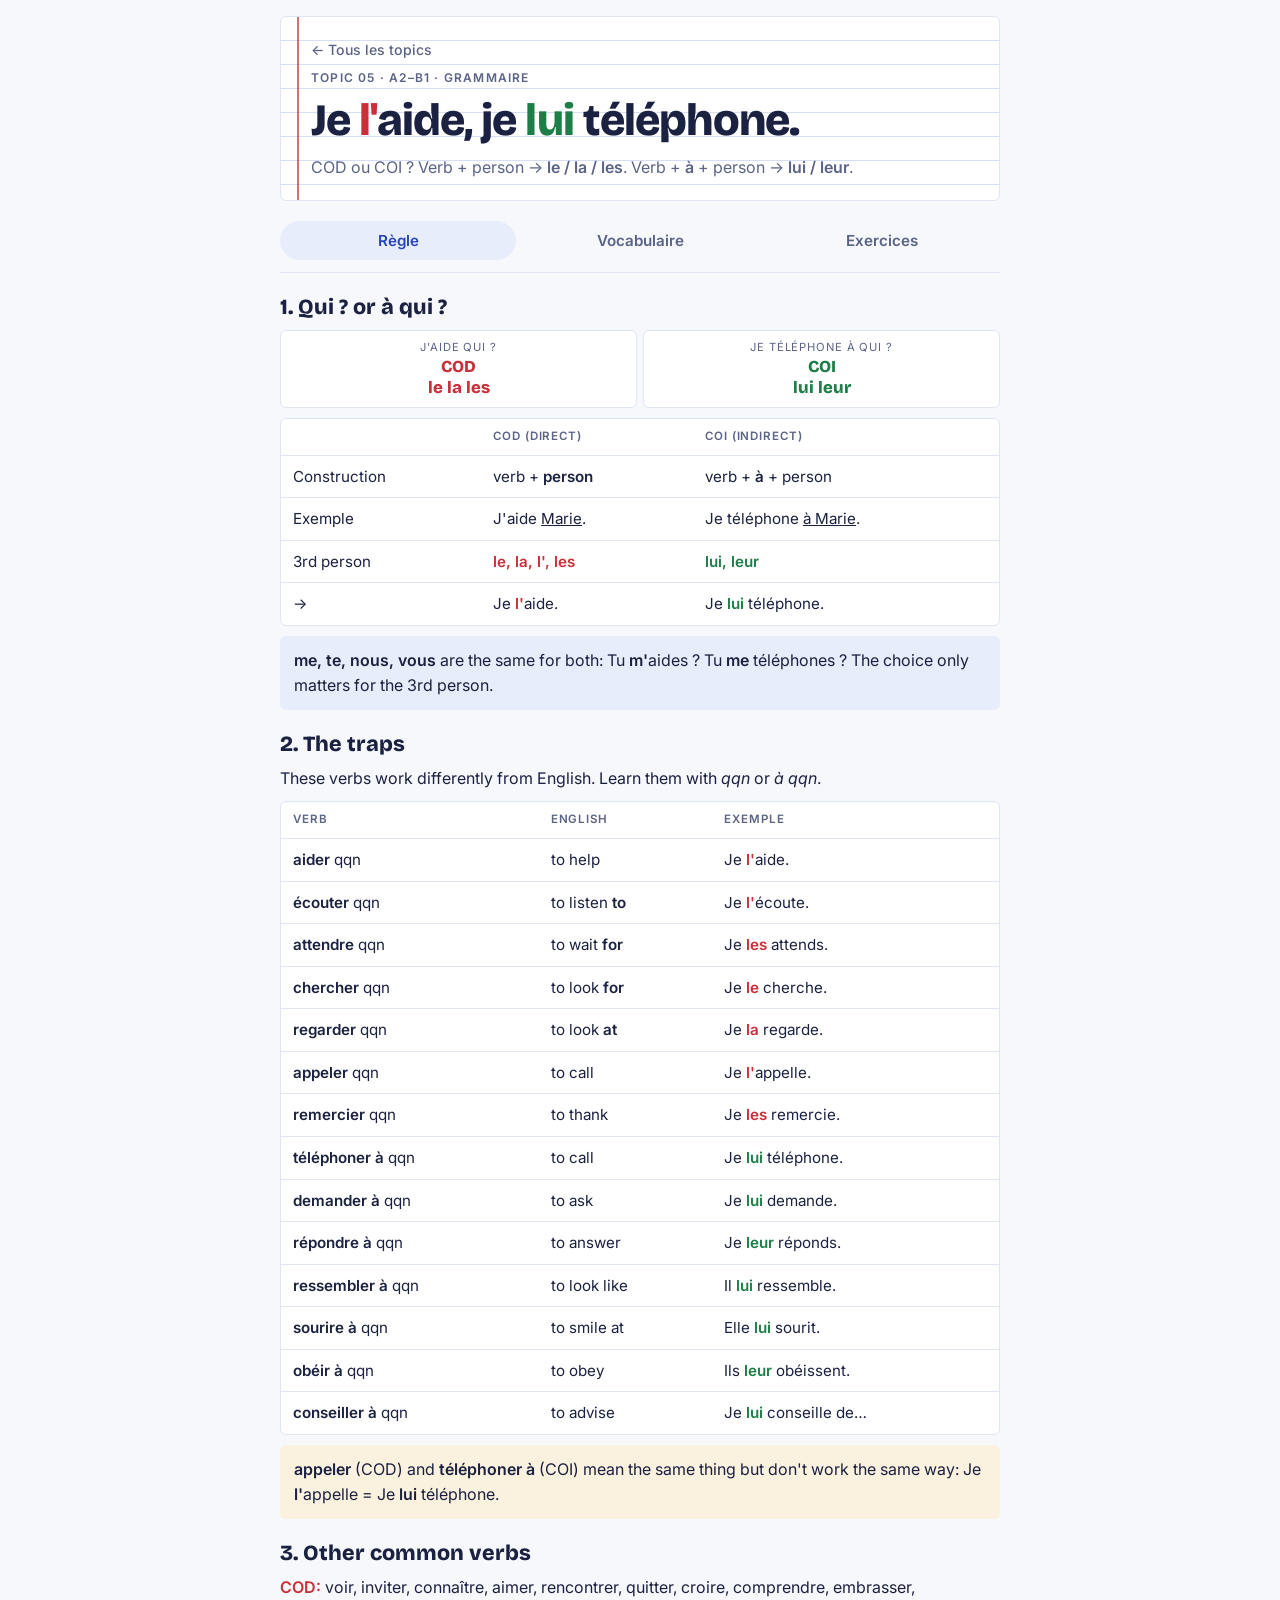
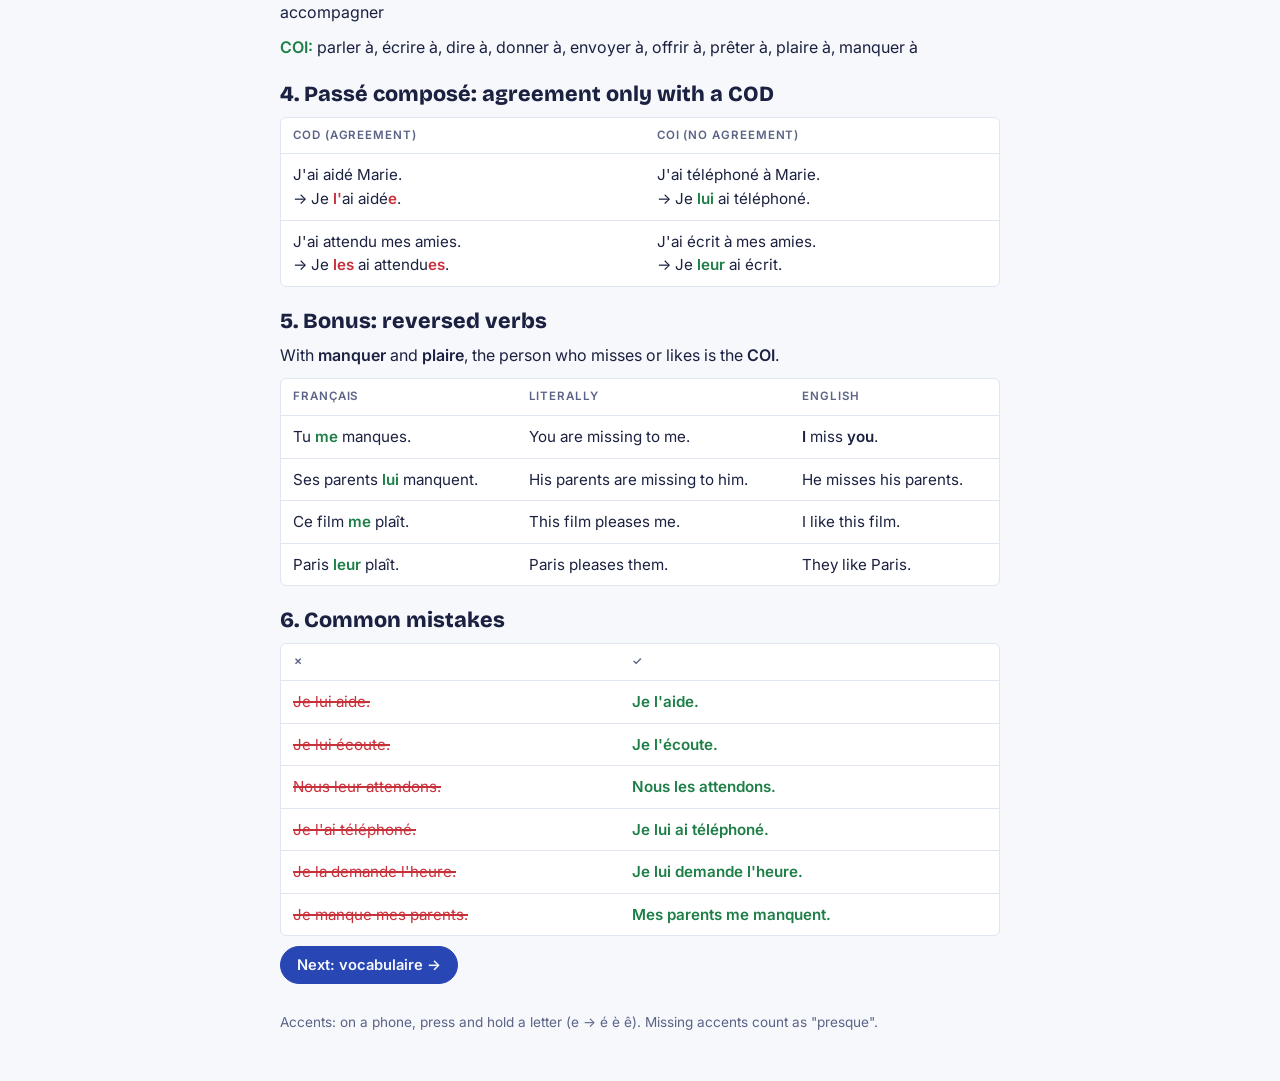
<file: docs/05-cod-coi/index.html>
<!doctype html>
<html lang="fr">
<head>
<meta charset="utf-8">
<meta name="viewport" content="width=device-width, initial-scale=1, viewport-fit=cover">
<style>
:root{color-scheme:light;padding-top:env(safe-area-inset-top,0px);padding-bottom:env(safe-area-inset-bottom,0px)}
body{margin:0;font:14px/1.4 system-ui,sans-serif}
img{max-width:100%}
[hidden]{display:none!important}
</style>
</head>
<body>
<title>Je l'aide, je lui téléphone</title>
<meta name="claude:viewport-fit-sides" content="cover">
<link rel="preconnect" href="https://fonts.googleapis.com">
<link rel="preconnect" href="https://fonts.gstatic.com" crossorigin>
<link rel="stylesheet" href="https://fonts.googleapis.com/css2?family=Bricolage+Grotesque:opsz,wght@12..96,600;12..96,800&family=Inter:wght@400;500;600&family=Caveat:wght@600&display=swap">
<style>
/* Layout: one narrow column like a French school notebook (Seyès lines, red margin); sticky tabs; red-pen corrections. */
:root {
  --paper: #f7f8fc;
  --card: #ffffff;
  --ink: #1b2140;
  --muted: #5b6386;
  --line: #e0e5f2;
  --seyes: #d6def5;
  --blue: #2846b4;
  --blue-soft: #e8edfc;
  --red: #c8303a;
  --red-soft: #fdecee;
  --green: #1d7f47;
  --green-soft: #e5f5ec;
  --amber: #a46a0e;
  --amber-soft: #fbf1df;
  --f-display: "Bricolage Grotesque", "Space Grotesk", system-ui, sans-serif;
  --f-body: "Inter", system-ui, -apple-system, "Segoe UI", sans-serif;
  --f-pen: "Caveat", "Comic Sans MS", cursive;
}
@media (prefers-color-scheme: dark) {
  :root:not([data-theme="light"]) {
    --paper: #11131c; --card: #191c28; --ink: #e6e8f3; --muted: #9ba2c2; --line: #2a2f43; --seyes: #222842;
    --blue: #8fa5ff; --blue-soft: #1e2546; --red: #ff7d84; --red-soft: #3a1c22; --green: #62d396; --green-soft: #15301f;
    --amber: #f1b75a; --amber-soft: #352a14; color-scheme: dark;
  }
}
:root[data-theme="dark"] {
  --paper: #11131c; --card: #191c28; --ink: #e6e8f3; --muted: #9ba2c2; --line: #2a2f43; --seyes: #222842;
  --blue: #8fa5ff; --blue-soft: #1e2546; --red: #ff7d84; --red-soft: #3a1c22; --green: #62d396; --green-soft: #15301f;
  --amber: #f1b75a; --amber-soft: #352a14; color-scheme: dark;
}
* { box-sizing: border-box; }
body {
  background: var(--paper); color: var(--ink); font-family: var(--f-body); font-size: 16px; line-height: 1.55;
  padding-left: max(16px, env(safe-area-inset-left, 0px)); padding-right: max(16px, env(safe-area-inset-right, 0px));
  padding-block: 0 48px;
}
body::before { content: ""; position: fixed; inset: 0 0 auto; height: env(safe-area-inset-top, 0px); z-index: 10; background: var(--paper); }
.wrap { max-width: 720px; margin: 0 auto; }
h1, h2, h3 { font-family: var(--f-display); text-wrap: balance; line-height: 1.15; margin: 0; }
h1 { font-size: clamp(2rem, 7vw, 2.8rem); font-weight: 800; letter-spacing: -0.02em; }
h2 { font-size: 1.35rem; font-weight: 800; }
h3 { font-size: 1.05rem; font-weight: 600; }
p { margin: 0; }
b, strong { font-weight: 600; }
.k { color: var(--blue); font-weight: 600; }

/* Header: Seyès ruling + red margin */
header.top {
  margin-top: 16px; padding: 22px 18px 20px 30px; border-radius: 6px; position: relative;
  background-color: var(--card);
  background-image: repeating-linear-gradient(to bottom, transparent 0 23px, var(--seyes) 23px 24px);
  border: 1px solid var(--line);
  display: grid; gap: 8px;
}
header.top::before { content: ""; position: absolute; left: 16px; top: 0; bottom: 0; width: 2px; background: var(--red); opacity: .7; }
.eyebrow { font-size: .75rem; letter-spacing: .1em; text-transform: uppercase; color: var(--muted); font-weight: 600; }
.sub { color: var(--muted); }

/* Tabs */
nav.tabs {
  position: sticky; top: env(safe-area-inset-top, 0px); z-index: 5; background: var(--paper);
  display: flex; gap: 6px; padding-block: 12px; margin-top: 8px; border-bottom: 1px solid var(--line);
}
nav.tabs button {
  flex: 1; font: 600 .95rem var(--f-body); color: var(--muted); background: transparent; border: 1px solid transparent;
  padding: 9px 6px; border-radius: 999px; cursor: pointer;
}
nav.tabs button[aria-selected="true"] { color: var(--blue); background: var(--blue-soft); border-color: var(--blue-soft); }
nav.tabs button:focus-visible, button:focus-visible, input:focus-visible { outline: 2px solid var(--blue); outline-offset: 2px; }

section.view { display: grid; gap: 22px; padding-top: 22px; }

/* Lesson */
.order { display: flex; flex-wrap: wrap; align-items: stretch; gap: 6px; }
.slot { flex: 1 1 90px; min-width: 0; border-radius: 6px; padding: 8px 8px 9px; text-align: center; border: 1px solid var(--line); background: var(--card); }
.slot .n { font-size: .7rem; letter-spacing: .08em; text-transform: uppercase; color: var(--muted); }
.slot .w { font-family: var(--f-display); font-weight: 800; font-size: 1.05rem; line-height: 1.25; }
.slot.s1 .w { color: var(--blue); } .slot.s2 .w { color: var(--red); } .slot.s3 .w { color: var(--green); } .slot.s4 .w, .slot.s5 .w { color: var(--amber); }
.slot.v { background: var(--ink); border-color: var(--ink); } .slot.v .w, .slot.v .n { color: var(--paper); }
.block { display: grid; gap: 10px; }
.ex { font-size: 1.1rem; }
.tip { background: var(--blue-soft); border-radius: 6px; padding: 12px 14px; }
.warn { background: var(--amber-soft); border-radius: 6px; padding: 12px 14px; }
.tbl-wrap { overflow-x: auto; border: 1px solid var(--line); border-radius: 6px; background: var(--card); }
table { border-collapse: collapse; width: 100%; font-size: .95rem; }
th, td { text-align: left; padding: 9px 12px; border-bottom: 1px solid var(--line); vertical-align: top; }
tr:last-child td { border-bottom: 0; }
th { font-size: .72rem; letter-spacing: .08em; text-transform: uppercase; color: var(--muted); font-weight: 600; }
td.bad { color: var(--red); text-decoration: line-through; text-decoration-thickness: 1.5px; }
td.good { color: var(--green); font-weight: 600; }
.p1 { color: var(--blue); font-weight: 600; } .p2 { color: var(--red); font-weight: 600; } .p3 { color: var(--green); font-weight: 600; } .p5 { color: var(--amber); font-weight: 600; }

/* Vocab */
.vtools { display: flex; flex-wrap: wrap; gap: 8px; align-items: center; justify-content: space-between; }
.vlist { display: grid; gap: 0; border: 1px solid var(--line); border-radius: 6px; background: var(--card); }
.vrow { display: grid; grid-template-columns: minmax(0, 1.2fr) minmax(0, 1fr); gap: 12px; padding: 10px 14px; border-bottom: 1px solid var(--line); cursor: pointer; }
.vrow:last-child { border-bottom: 0; }
.vrow .fr { font-weight: 600; }
.vrow .eg { grid-column: 1 / -1; font-size: .88rem; color: var(--muted); margin-top: -6px; }
.vrow .en { color: var(--muted); }
.hide-en .vrow .en { color: transparent; background: var(--line); border-radius: 4px; }
.hide-en .vrow.show .en { color: var(--muted); background: transparent; }
.vgroup { font-size: .75rem; letter-spacing: .1em; text-transform: uppercase; color: var(--muted); font-weight: 600; padding: 14px 14px 6px; border-bottom: 1px solid var(--line); background: var(--paper); }
.vgroup:first-child { border-radius: 6px 6px 0 0; }

/* Buttons */
.btn { font: 600 .92rem var(--f-body); border-radius: 999px; padding: 9px 16px; cursor: pointer; border: 1px solid var(--line); background: var(--card); color: var(--ink); }
.btn.primary { background: var(--blue); border-color: var(--blue); color: var(--paper); }
.btn.ghost { background: transparent; }
.row { display: flex; flex-wrap: wrap; gap: 8px; align-items: center; }

/* Exercises */
.score {
  display: grid; grid-template-columns: auto 1fr; gap: 6px 14px; align-items: center; background: var(--card);
  border: 1px solid var(--line); border-radius: 6px; padding: 14px 16px;
}
.score .big { font-family: var(--f-display); font-weight: 800; font-size: 2rem; font-variant-numeric: tabular-nums; line-height: 1; }
.bar { height: 8px; border-radius: 999px; background: var(--line); overflow: hidden; }
.bar > i { display: block; height: 100%; width: 0; background: var(--green); transition: width .4s ease; }
.score .row { grid-column: 1 / -1; }
.exsec { display: grid; gap: 12px; }
.exhead { display: flex; gap: 12px; align-items: baseline; justify-content: space-between; flex-wrap: wrap; }
.exhead h2 .L { color: var(--red); font-family: var(--f-pen); font-size: 1.7rem; margin-right: 6px; }
.instr { color: var(--muted); font-size: .93rem; }
.badge { font-variant-numeric: tabular-nums; font-weight: 600; font-size: .85rem; padding: 3px 10px; border-radius: 999px; background: var(--line); color: var(--muted); }
.badge.full { background: var(--green-soft); color: var(--green); }
.items { display: grid; gap: 0; background: var(--card); border: 1px solid var(--line); border-radius: 6px; }
.item { padding: 12px 14px 12px 40px; border-bottom: 1px solid var(--line); position: relative; display: grid; gap: 6px; min-width: 0; }
.item:last-child { border-bottom: 0; }
.item .num { position: absolute; left: 14px; top: 13px; font-size: .8rem; color: var(--muted); font-variant-numeric: tabular-nums; }
.item .src { color: var(--muted); font-size: .92rem; }
.item .line { font-size: 1.08rem; line-height: 2.1; overflow-wrap: anywhere; }
input.blank {
  font: 500 1.02rem var(--f-body); color: var(--blue); background: transparent; border: 0; border-bottom: 2px solid var(--seyes);
  padding: 0 4px 1px; border-radius: 0; text-align: center; min-width: 3.2em; max-width: 100%;
}
input.blank.wide { width: 100%; text-align: left; }
input.blank:focus { border-bottom-color: var(--blue); outline: none; background: var(--blue-soft); }
input.ok { border-bottom-color: var(--green); color: var(--green); }
input.near { border-bottom-color: var(--amber); color: var(--amber); }
input.bad { border-bottom-color: var(--red); color: var(--red); }
.mc { display: flex; flex-wrap: wrap; gap: 8px; }
.mc button { font: 500 1rem var(--f-body); padding: 6px 14px; border-radius: 999px; border: 1px solid var(--line); background: var(--paper); color: var(--ink); cursor: pointer; }
.mc button[aria-pressed="true"] { border-color: var(--blue); background: var(--blue-soft); color: var(--blue); }
.mc button.ok { border-color: var(--green); background: var(--green-soft); color: var(--green); }
.mc button.bad { border-color: var(--red); background: var(--red-soft); color: var(--red); }
.fb { font-size: .95rem; display: grid; gap: 2px; }
.fb .ans { color: var(--red); }
.fb .ans b { font-weight: 600; }
.fb .pen { font-family: var(--f-pen); font-size: 1.25rem; line-height: 1.2; color: var(--red); }
.fb.ok .pen { color: var(--green); }
.fb.near .pen { color: var(--amber); }
.toast { position: fixed; left: 50%; transform: translateX(-50%); bottom: calc(20px + env(safe-area-inset-bottom, 0px)); background: var(--ink); color: var(--paper); padding: 10px 16px; border-radius: 999px; font-weight: 500; font-size: .9rem; z-index: 20; }
.copybox { width: 100%; min-height: 120px; font: .85rem/1.4 ui-monospace, monospace; padding: 10px; border-radius: 6px; border: 1px solid var(--line); background: var(--card); color: var(--ink); }
footer { color: var(--muted); font-size: .85rem; padding-top: 28px; }
@media (prefers-reduced-motion: reduce) { .bar > i { transition: none; } }
textarea.free { width: 100%; font: 1rem/1.5 var(--f-body); color: var(--blue); background: var(--paper); border: 1px solid var(--line); border-radius: 6px; padding: 8px 10px; resize: vertical; }
textarea.free:focus { outline: 2px solid var(--blue); outline-offset: 1px; }
a.home { color: var(--muted); font-size: .88rem; text-decoration: none; font-weight: 500; }
a.home:hover, a.home:focus-visible { color: var(--blue); }
.conj { display: grid; grid-template-columns: repeat(auto-fit, minmax(150px, 1fr)); gap: 4px 18px; font-size: 1.05rem; }
.conj .e { color: var(--red); font-weight: 600; }
</style>

<div class="wrap">
  <header class="top">
    <a class="home" href="../">← Tous les topics</a>
    <div class="eyebrow">Topic 05 · A2–B1 · Grammaire</div>
    <h1>Je <span style="color:var(--red)">l'</span>aide, je <span style="color:var(--green)">lui</span> téléphone.</h1>
    <p class="sub">COD ou COI ? Verb + person → <b>le / la / les</b>. Verb + <b>à</b> + person → <b>lui / leur</b>.</p>
  </header>

  <nav class="tabs" role="tablist">
    <button role="tab" id="tab-regle" aria-selected="false" data-view="regle">Règle</button>
    <button role="tab" id="tab-vocab" aria-selected="false" data-view="vocab">Vocabulaire</button>
    <button role="tab" id="tab-exos" aria-selected="false" data-view="exos">Exercices</button>
  </nav>

  <!-- ============ RÈGLE ============ -->
  <section class="view" id="regle" hidden>
    <div class="block">
      <h2>1. Qui ? or à qui ?</h2>
      <div class="order" aria-label="COD vs COI">
        <div class="slot s2"><div class="n">J'aide qui ?</div><div class="w">COD<br>le la les</div></div>
        <div class="slot s3"><div class="n">Je téléphone à qui ?</div><div class="w">COI<br>lui leur</div></div>
      </div>
      <div class="tbl-wrap"><table>
        <tr><th></th><th>COD (direct)</th><th>COI (indirect)</th></tr>
        <tr><td>Construction</td><td>verb + <b>person</b></td><td>verb + <b>à</b> + person</td></tr>
        <tr><td>Exemple</td><td>J'aide <u>Marie</u>.</td><td>Je téléphone <u>à Marie</u>.</td></tr>
        <tr><td>3rd person</td><td><b class="p2">le, la, l', les</b></td><td><b class="p3">lui, leur</b></td></tr>
        <tr><td>→</td><td>Je <b class="p2">l'</b>aide.</td><td>Je <b class="p3">lui</b> téléphone.</td></tr>
      </table></div>
      <p class="tip"><b>me, te, nous, vous</b> are the same for both: Tu <b>m'</b>aides ? Tu <b>me</b> téléphones ? The choice only matters for the 3rd person.</p>
    </div>

    <div class="block">
      <h2>2. The traps</h2>
      <p>These verbs work differently from English. Learn them with <i>qqn</i> or <i>à qqn</i>.</p>
      <div class="tbl-wrap"><table>
        <tr><th>Verb</th><th>English</th><th>Exemple</th></tr>
        <tr><td><b>aider</b> qqn</td><td>to help</td><td>Je <b class="p2">l'</b>aide.</td></tr>
        <tr><td><b>écouter</b> qqn</td><td>to listen <b>to</b></td><td>Je <b class="p2">l'</b>écoute.</td></tr>
        <tr><td><b>attendre</b> qqn</td><td>to wait <b>for</b></td><td>Je <b class="p2">les</b> attends.</td></tr>
        <tr><td><b>chercher</b> qqn</td><td>to look <b>for</b></td><td>Je <b class="p2">le</b> cherche.</td></tr>
        <tr><td><b>regarder</b> qqn</td><td>to look <b>at</b></td><td>Je <b class="p2">la</b> regarde.</td></tr>
        <tr><td><b>appeler</b> qqn</td><td>to call</td><td>Je <b class="p2">l'</b>appelle.</td></tr>
        <tr><td><b>remercier</b> qqn</td><td>to thank</td><td>Je <b class="p2">les</b> remercie.</td></tr>
        <tr><td><b>téléphoner à</b> qqn</td><td>to call</td><td>Je <b class="p3">lui</b> téléphone.</td></tr>
        <tr><td><b>demander à</b> qqn</td><td>to ask</td><td>Je <b class="p3">lui</b> demande.</td></tr>
        <tr><td><b>répondre à</b> qqn</td><td>to answer</td><td>Je <b class="p3">leur</b> réponds.</td></tr>
        <tr><td><b>ressembler à</b> qqn</td><td>to look like</td><td>Il <b class="p3">lui</b> ressemble.</td></tr>
        <tr><td><b>sourire à</b> qqn</td><td>to smile at</td><td>Elle <b class="p3">lui</b> sourit.</td></tr>
        <tr><td><b>obéir à</b> qqn</td><td>to obey</td><td>Ils <b class="p3">leur</b> obéissent.</td></tr>
        <tr><td><b>conseiller à</b> qqn</td><td>to advise</td><td>Je <b class="p3">lui</b> conseille de…</td></tr>
      </table></div>
      <p class="warn"><b>appeler</b> (COD) and <b>téléphoner à</b> (COI) mean the same thing but don't work the same way: Je <b>l'</b>appelle = Je <b>lui</b> téléphone.</p>
    </div>

    <div class="block">
      <h2>3. Other common verbs</h2>
      <p><b class="p2">COD:</b> voir, inviter, connaître, aimer, rencontrer, quitter, croire, comprendre, embrasser, accompagner</p>
      <p><b class="p3">COI:</b> parler à, écrire à, dire à, donner à, envoyer à, offrir à, prêter à, plaire à, manquer à</p>
    </div>

    <div class="block">
      <h2>4. Passé composé: agreement only with a COD</h2>
      <div class="tbl-wrap"><table>
        <tr><th>COD (agreement)</th><th>COI (no agreement)</th></tr>
        <tr><td>J'ai aidé Marie.<br>→ Je <b class="p2">l'</b>ai aidé<b class="p2">e</b>.</td><td>J'ai téléphoné à Marie.<br>→ Je <b class="p3">lui</b> ai téléphoné.</td></tr>
        <tr><td>J'ai attendu mes amies.<br>→ Je <b class="p2">les</b> ai attendu<b class="p2">es</b>.</td><td>J'ai écrit à mes amies.<br>→ Je <b class="p3">leur</b> ai écrit.</td></tr>
      </table></div>
    </div>

    <div class="block">
      <h2>5. Bonus: reversed verbs</h2>
      <p>With <b>manquer</b> and <b>plaire</b>, the person who misses or likes is the <b>COI</b>.</p>
      <div class="tbl-wrap"><table>
        <tr><th>Français</th><th>Literally</th><th>English</th></tr>
        <tr><td>Tu <b class="p3">me</b> manques.</td><td>You are missing to me.</td><td><b>I</b> miss <b>you</b>.</td></tr>
        <tr><td>Ses parents <b class="p3">lui</b> manquent.</td><td>His parents are missing to him.</td><td>He misses his parents.</td></tr>
        <tr><td>Ce film <b class="p3">me</b> plaît.</td><td>This film pleases me.</td><td>I like this film.</td></tr>
        <tr><td>Paris <b class="p3">leur</b> plaît.</td><td>Paris pleases them.</td><td>They like Paris.</td></tr>
      </table></div>
    </div>

    <div class="block">
      <h2>6. Common mistakes</h2>
      <div class="tbl-wrap"><table>
        <tr><th>✗</th><th>✓</th></tr>
        <tr><td class="bad">Je lui aide.</td><td class="good">Je l'aide.</td></tr>
        <tr><td class="bad">Je lui écoute.</td><td class="good">Je l'écoute.</td></tr>
        <tr><td class="bad">Nous leur attendons.</td><td class="good">Nous les attendons.</td></tr>
        <tr><td class="bad">Je l'ai téléphoné.</td><td class="good">Je lui ai téléphoné.</td></tr>
        <tr><td class="bad">Je la demande l'heure.</td><td class="good">Je lui demande l'heure.</td></tr>
        <tr><td class="bad">Je manque mes parents.</td><td class="good">Mes parents me manquent.</td></tr>
      </table></div>
      <div class="row"><button class="btn primary" data-go="vocab">Next: vocabulaire →</button></div>
    </div>
  </section>

  <!-- ============ VOCAB ============ -->
  <section class="view" id="vocab" hidden>
    <div class="block">
      <h2>Relations et communication</h2>
      <p class="sub">People and staying in touch. Learn each verb <b>with its construction</b>: <i>qqn</i> (COD) or <i>à qqn</i> (COI).</p>
    </div>
    <div class="vtools">
      <label class="row" style="gap:8px; cursor:pointer;"><input type="checkbox" id="hideEn"> Hide English (tap a row to reveal)</label>
    </div>
    <div class="vlist" id="vlist"></div>
    <p class="warn"><b>donner un coup de main à qqn</b> (to give someone a hand) is COI: Je <b>lui</b> donne un coup de main.</p>
    <div class="row"><button class="btn primary" data-go="exos">Next: exercices →</button></div>
  </section>

  <!-- ============ EXERCICES (built by shared/engine.js) ============ -->
  <section class="view" id="exos" hidden></section>

  <footer>Accents: on a phone, press and hold a letter (e → é è ê). Missing accents count as "presque".</footer>
</div>

<script>
const TOPIC = { num: "05", name: "COD ou COI" };
const VOCAB = [
  { g: "Verbes : COD (verb + qqn)" },
  { fr: "aider qqn", en: "to help someone", eg: "Je l'aide." },
  { fr: "écouter qqn", en: "to listen to someone", eg: "Je l'écoute." },
  { fr: "attendre qqn", en: "to wait for someone", eg: "Je les attends." },
  { fr: "chercher qqn", en: "to look for someone", eg: "Je le cherche." },
  { fr: "appeler qqn", en: "to call someone", eg: "Je l'appelle." },
  { fr: "remercier qqn", en: "to thank someone", eg: "Je les remercie." },
  { fr: "inviter qqn", en: "to invite someone", eg: "On les invite samedi." },
  { fr: "accompagner qqn", en: "to go with someone", eg: "Je l'accompagne à la gare." },
  { g: "Verbes : COI (verb + à qqn)" },
  { fr: "téléphoner à qqn", en: "to phone someone", eg: "Je lui téléphone." },
  { fr: "demander à qqn", en: "to ask someone", eg: "Je lui demande l'heure." },
  { fr: "répondre à qqn", en: "to answer someone", eg: "Je leur réponds." },
  { fr: "ressembler à qqn", en: "to look like someone", eg: "Il lui ressemble." },
  { fr: "sourire à qqn", en: "to smile at someone", eg: "Elle lui sourit." },
  { fr: "conseiller à qqn", en: "to advise someone", eg: "Je lui conseille de partir." },
  { fr: "manquer à qqn", en: "to be missed by someone", eg: "Tu me manques. (I miss you.)" },
  { g: "Noms" },
  { fr: "un(e) collègue", en: "a colleague" },
  { fr: "le patron / la patronne", en: "the boss" },
  { fr: "les beaux-parents", en: "the in-laws" },
  { fr: "un(e) ami(e) d'enfance", en: "a childhood friend" },
  { fr: "un(e) inconnu(e)", en: "a stranger" },
  { fr: "un texto / un SMS", en: "a text message" },
  { fr: "un message vocal", en: "a voice message" },
  { g: "Expressions" },
  { fr: "prendre des nouvelles de qqn", en: "to check in on someone" },
  { fr: "rester en contact", en: "to stay in touch" },
  { fr: "donner un coup de main à qqn", en: "to give someone a hand" },
  { fr: "faire la bise", en: "to greet with a kiss on the cheek" },
  { fr: "se disputer (avec qqn)", en: "to argue (with someone)" },
  { fr: "se réconcilier", en: "to make up" },
  { fr: "Tu me manques.", en: "I miss you." },
];

const EX = [
  { id: "A", title: "Le or lui?", instr: "Ask qui ? (COD) or à qui ? (COI).", type: "mc", items: [
    { src: "J'aide mon frère.", text: "Je ___ aide.", opts: ["l'", "lui"], c: 0, why: "aider qqn: COD." },
    { src: "Je téléphone à ma mère.", text: "Je ___ téléphone.", opts: ["la", "lui"], c: 1, why: "téléphoner à qqn: COI." },
    { src: "Tu écoutes le prof ?", text: "Tu ___ écoutes ?", opts: ["lui", "l'"], c: 1, why: "écouter qqn: COD (no « to » in French)." },
    { src: "Il répond à ses clients.", text: "Il ___ répond.", opts: ["les", "leur"], c: 1, why: "répondre à qqn: COI." },
    { src: "Nous attendons nos amis.", text: "Nous ___ attendons.", opts: ["leur", "les"], c: 1, why: "attendre qqn: COD (no « for » in French)." },
    { src: "Elle demande à son patron.", text: "Elle ___ demande.", opts: ["lui", "le"], c: 0, why: "demander à qqn: COI." },
    { src: "J'appelle ma sœur ce soir.", text: "Je ___ appelle.", opts: ["l'", "lui"], c: 0, why: "appeler qqn: COD (but téléphoner à!)." },
    { src: "Vous ressemblez à votre père.", text: "Vous ___ ressemblez.", opts: ["le", "lui"], c: 1, why: "ressembler à qqn: COI." },
  ]},
  { id: "B", title: "Replace with a pronoun", instr: "le, la, l', les or lui, leur.", type: "blanks", items: [
    { src: "Je regarde <u>les enfants</u>.", text: "Je [] regarde.", ans: [["les"]] },
    { src: "Il écrit <u>à sa grand-mère</u>.", text: "Il [] écrit.", ans: [["lui"]] },
    { src: "Nous invitons <u>nos voisins</u>.", text: "Nous [] invitons.", ans: [["les"]] },
    { src: "Tu parles <u>à tes collègues</u> ?", text: "Tu [] parles ?", ans: [["leur"]] },
    { src: "Je cherche <u>Paul</u>.", text: "Je [] cherche.", ans: [["le"]] },
    { src: "Elle sourit <u>au bébé</u>.", text: "Elle [] sourit.", ans: [["lui"]], why: "au bébé = à + le bébé → COI." },
    { src: "On remercie <u>la serveuse</u>.", text: "On [] remercie.", ans: [["la"]] },
    { src: "Ils obéissent <u>à leurs parents</u>.", text: "Ils [] obéissent.", ans: [["leur"]] },
    { src: "Je connais <u>ton frère</u>.", text: "Je [] connais.", ans: [["le"]] },
    { src: "Je conseille <u>à Marie</u> de partir.", text: "Je [] conseille de partir.", ans: [["lui"]] },
  ]},
  { id: "C", title: "Négation, infinitive, passé composé", instr: "Small blank after a participle = its ending (e, s, es).", type: "blanks", items: [
    { src: "Je n'aide pas <u>mes voisins</u>.", text: "Je ne [] aide pas.", ans: [["les"]] },
    { src: "Tu ne réponds pas <u>à Julie</u> ?", text: "Tu ne [] réponds pas ?", ans: [["lui"]] },
    { src: "Je vais appeler <u>mon père</u>.", text: "Je vais []appeler.", ans: [["l'"]] },
    { src: "On va téléphoner <u>aux enfants</u>.", text: "On va [] téléphoner.", ans: [["leur"]] },
    { src: "J'ai aidé <u>Marie</u> hier.", text: "Je []ai aidé[] hier.", ans: [["l'"], ["e"]], why: "COD before avoir → agreement: aidée." },
    { src: "J'ai téléphoné <u>à Marie</u> hier.", text: "Je [] ai téléphoné hier.", ans: [["lui"]], why: "COI → no agreement." },
    { src: "Tu as attendu <u>tes amies</u> ?", text: "Tu [] as attendu[] ?", ans: [["les"], ["es"]], why: "les (amies) before avoir → attendues." },
    { src: "Il a écrit <u>à ses parents</u>.", text: "Il [] a écrit.", ans: [["leur"]] },
  ]},
  { id: "D", title: "Find the mistake", instr: "Rewrite the whole sentence correctly.", type: "sentence", items: [
    { src: "Je lui aide tous les jours.", lead: "", ans: ["Je l'aide tous les jours."], why: "aider qqn: COD." },
    { src: "Je l'ai téléphoné hier.", lead: "", ans: ["Je lui ai téléphoné hier."], why: "téléphoner à qqn: COI." },
    { src: "Tu lui écoutes ?", lead: "", ans: ["Tu l'écoutes ?"], why: "écouter qqn: COD." },
    { src: "Je la demande l'heure.", lead: "", ans: ["Je lui demande l'heure."], why: "demander à qqn: COI." },
    { src: "Nous leur attendons depuis une heure.", lead: "", ans: ["Nous les attendons depuis une heure."], why: "attendre qqn: COD." },
  ]},
  { id: "E", title: "Manquer and plaire", instr: "Reversed verbs: the person who misses or likes is the COI.", type: "mc", items: [
    { src: "I miss you.", text: "___", opts: ["Je te manque.", "Tu me manques."], c: 1, why: "You are missing to me → Tu me manques." },
    { src: "She misses her parents.", text: "Ses parents ___ manquent.", opts: ["la", "lui"], c: 1, why: "manquer à qqn → lui." },
    { src: "Your friends miss you.", text: "Tu ___ manques.", opts: ["leur", "les"], c: 0, why: "Tu manques à tes amis → Tu leur manques." },
    { src: "Marc likes this restaurant.", text: "Ce restaurant ___ plaît.", opts: ["le", "lui"], c: 1, why: "plaire à qqn → lui." },
  ]},
  { id: "F", title: "Answer with a pronoun", instr: "Write the whole answer after Oui / Non.", type: "sentence", items: [
    { src: "Tu aides ta mère ?", lead: "Oui,", ans: ["je l'aide"] },
    { src: "Tu as téléphoné à ton frère ?", lead: "Non,", ans: ["je ne lui ai pas téléphoné"] },
    { src: "Vous attendez les invités ?", lead: "Oui,", ans: ["nous les attendons", "on les attend"] },
    { src: "Tu vas répondre à ce client ?", lead: "Oui,", ans: ["je vais lui répondre"] },
    { src: "Tu as vu Sophie ?", lead: "Oui,", ans: ["je l'ai vue"], why: "l' (Sophie) before avoir → vue." },
    { src: "Tu écris souvent à tes grands-parents ?", lead: "Oui,", ans: ["je leur écris souvent"] },
  ]},
  { id: "V", title: "Vocabulaire", instr: "Relations et communication.", type: "blanks", items: [
    { src: "a text message", text: "Je n'ai pas le temps de l'appeler, je vais lui envoyer un [].", ans: [["texto", "sms", "message"]] },
    { src: "made up", text: "On s'est disputés hier, mais aujourd'hui on s'est [].", ans: [["réconciliés"]] },
    { src: "a hand", text: "Tu peux me donner un coup de [] pour déménager ?", ans: [["main"]] },
    { src: "check in on", text: "Je n'ai pas vu Paul depuis longtemps : je vais prendre de ses [].", ans: [["nouvelles"]] },
    { src: "cheek kiss", text: "En France, on fait la [] pour dire bonjour.", ans: [["bise"]] },
    { src: "stay in touch", text: "Mes amis d'enfance habitent loin, mais on reste en [].", ans: [["contact"]] },
    { src: "in-laws", text: "Les parents de mon mari, ce sont mes [].", ans: [["beaux-parents"]] },
  ]},
  { id: "W", title: "À toi !", instr: "Free writing, 2–3 simple sentences each. Not checked here: tap \"Copier pour Claude\" and paste it to Claude for a correction.", type: "free", items: [
    { src: "Qui est-ce que tu aides souvent ? Comment ? (Je l'aide à…, Je lui…)" },
    { src: "À qui est-ce que tu téléphones chaque semaine ? Qu'est-ce que tu lui dis ?" },
    { src: "Qui te manque en ce moment ? Pourquoi ?" },
  ]},
];
</script>
<script>
/* Shared exercise engine for every topic page.
   The topic page defines, before loading this file:
     TOPIC = { num: "02", name: "Conditionnel présent" }
     VOCAB = [ { g: "Group" } | { fr, en, eg? } ]
     EX    = [ { id, title, instr, type: "mc"|"blanks"|"sentence"|"free", items: [...] } ]
   Item shapes:
     mc:       { src, text: "… ___ …", opts: [..], c: indexOfCorrect, why? }
     blanks:   { src, text: "… [] … [] …", ans: [[accepted…], [accepted…]], why? }
     sentence: { src, lead: "Oui," | "", ans: [accepted full answers…], why? }
     free:     { src }  (not graded: included in "Copier" so Claude can correct it)
*/
(function () {
  const KEY = "fr" + TOPIC.num + "-v1";
  let store = {};
  try { store = JSON.parse(localStorage.getItem(KEY) || "{}") || {}; } catch (e) { store = {}; }
  const save = () => { try { localStorage.setItem(KEY, JSON.stringify(store)); } catch (e) {} };

  const norm = s => (s || "").toLowerCase().replace(/[’`´]/g, "'").replace(/\s+/g, " ").replace(/\s*'\s*/g, "'").trim();
  const sentNorm = s => norm(s).replace(/[.!?,;…]+/g, " ").replace(/^(oui|non)\s+/, "").replace(/\s+/g, " ").trim();
  const strip = s => s.normalize("NFD").replace(/[̀-ͯ]/g, "");
  const esc = s => String(s).replace(/[&<>"]/g, c => ({ "&": "&amp;", "<": "&lt;", ">": "&gt;", '"': "&quot;" }[c]));
  const $ = s => document.querySelector(s);
  const graded = EX.filter(s => s.type !== "free");
  const TOTAL = graded.reduce((n, s) => n + s.items.length, 0);
  const INPUT_ATTRS = 'autocomplete="off" autocapitalize="off" autocorrect="off" spellcheck="false"';

  function grade(val, accepted, f) {
    const v = f(val);
    if (!v) return "empty";
    if (accepted.some(a => f(a) === v)) return "ok";
    if (accepted.some(a => strip(f(a)) === strip(v))) return "near";
    return "bad";
  }

  /* ---------- Exercise shell ---------- */
  $("#exos").innerHTML = `
    <div class="score">
      <div class="big" id="scoreBig">0/${TOTAL}</div>
      <div style="display:grid; gap:6px; min-width:0;">
        <div class="bar"><i id="scoreBar"></i></div>
        <div class="instr" id="scoreTxt"></div>
      </div>
      <div class="row">
        <button class="btn primary" id="checkAll">Tout vérifier</button>
        <button class="btn" id="copyErr">Copier pour Claude</button>
        <button class="btn ghost" id="resetAll">Effacer tout</button>
      </div>
    </div>
    <div id="resetConfirm" class="warn" hidden>
      <div class="row" style="justify-content:space-between;"><span>Erase all your answers?</span>
      <span class="row"><button class="btn" id="resetYes">Oui, effacer</button><button class="btn ghost" id="resetNo">Annuler</button></span></div>
    </div>
    <textarea id="copyBox" class="copybox" readonly hidden></textarea>
    <div id="exList" style="display:grid; gap:28px;"></div>`;
  document.body.insertAdjacentHTML("beforeend", '<div class="toast" id="toast" hidden></div>');

  /* ---------- Tabs ---------- */
  function show(view) {
    if (!["regle", "vocab", "exos"].includes(view)) view = "regle";
    document.querySelectorAll("section.view").forEach(s => s.hidden = s.id !== view);
    document.querySelectorAll("nav.tabs button").forEach(b => b.setAttribute("aria-selected", b.dataset.view === view));
    try { localStorage.setItem(KEY + "-tab", view); } catch (e) {}
  }
  document.querySelectorAll("[data-view]").forEach(b => b.onclick = () => show(b.dataset.view));
  document.querySelectorAll("[data-go]").forEach(b => b.onclick = () => { show(b.dataset.go); window.scrollTo(0, 0); });

  /* ---------- Vocab ---------- */
  const vlist = $("#vlist");
  vlist.innerHTML = VOCAB.map(v => v.g ? `<div class="vgroup">${esc(v.g)}</div>` :
    `<div class="vrow"><div class="fr">${esc(v.fr)}</div><div class="en">${esc(v.en)}</div>${v.eg ? `<div class="eg">${esc(v.eg)}</div>` : ""}</div>`).join("");
  vlist.addEventListener("click", e => { const r = e.target.closest(".vrow"); if (r) r.classList.toggle("show"); });
  $("#hideEn").onchange = e => { vlist.classList.toggle("hide-en", e.target.checked); vlist.querySelectorAll(".vrow").forEach(r => r.classList.remove("show")); };

  /* ---------- Render exercises ---------- */
  const fillTemplate = (text, answers) => { let i = 0; return esc(text).replace(/\[\]/g, () => `<b>${esc(answers[i++] || "")}</b>`); };
  const withStop = s => /[.!?…]$/.test(s.trim()) ? s : s + ".";

  function itemBody(sec, it, id) {
    if (sec.type === "mc") {
      return `<div class="line">${esc(it.text)}</div><div class="mc" data-id="${id}">${it.opts.map((o, k) =>
        `<button type="button" data-k="${k}" aria-pressed="${store[id] === k}">${String.fromCharCode(97 + k)}) ${esc(o)}</button>`).join("")}</div>`;
    }
    if (sec.type === "blanks") {
      let n = 0;
      const line = esc(it.text).replace(/\[\]/g, () => {
        const bid = `${id}-${n}`, w = Math.max(3, it.ans[n][0].length + 1.5); n++;
        return `<input class="blank" id="in-${bid}" data-b="${bid}" style="width:${w}ch" ${INPUT_ATTRS} value="${esc(store[bid] || "")}">`;
      });
      return `<div class="line">${line}</div>`;
    }
    if (sec.type === "sentence") {
      return `<div class="line">${it.lead ? esc(it.lead) + " " : ""}<input class="blank wide" id="in-${id}-0" data-b="${id}-0" ${INPUT_ATTRS} value="${esc(store[id + "-0"] || "")}"></div>`;
    }
    return `<textarea class="free" id="in-${id}-0" data-b="${id}-0" rows="3" spellcheck="false" placeholder="Écris ici…">${esc(store[id + "-0"] || "")}</textarea>`;
  }

  function render() {
    $("#exList").innerHTML = EX.map(sec => {
      const items = sec.items.map((it, i) => {
        const id = `${sec.id}${i + 1}`;
        return `<div class="item" id="it-${id}"><span class="num">${i + 1}</span>${it.src ? `<div class="src">${it.src}</div>` : ""}${itemBody(sec, it, id)}<div class="fb" hidden></div></div>`;
      }).join("");
      const badge = sec.type === "free" ? "for Claude" : `${sec.items.length} items`;
      const btn = sec.type === "free" ? "" : `<div class="row"><button class="btn primary" data-check="${sec.id}">Vérifier ${sec.id}</button></div>`;
      return `<div class="exsec" id="sec-${sec.id}">
        <div class="exhead"><h2><span class="L">${sec.id}</span>${esc(sec.title)}</h2><span class="badge" id="badge-${sec.id}">${badge}</span></div>
        <p class="instr">${esc(sec.instr)}</p>
        <div class="items">${items}</div>${btn}
      </div>`;
    }).join("");
  }
  render();

  const list = $("#exList");
  list.addEventListener("input", e => {
    const b = e.target.dataset.b; if (!b) return;
    store[b] = e.target.value; e.target.classList.remove("ok", "bad", "near"); save();
  });
  list.addEventListener("keydown", e => {
    if (e.key !== "Enter" || !e.target.matches("input.blank")) return;
    e.preventDefault();
    const all = [...document.querySelectorAll("input.blank")], nx = all[all.indexOf(e.target) + 1];
    if (nx) nx.focus(); else e.target.blur();
  });
  list.addEventListener("click", e => {
    const opt = e.target.closest(".mc button");
    if (opt) {
      const box = opt.parentElement;
      store[box.dataset.id] = +opt.dataset.k; save();
      box.querySelectorAll("button").forEach(b => { b.setAttribute("aria-pressed", b === opt); b.classList.remove("ok", "bad"); });
      return;
    }
    const c = e.target.closest("[data-check]");
    if (c) { checkSection(c.dataset.check); updateScore(); }
  });

  /* ---------- Checking ---------- */
  const results = {};
  function checkSection(sid) {
    const sec = EX.find(s => s.id === sid);
    if (sec.type === "free") return;
    let ok = 0;
    sec.items.forEach((it, i) => {
      const id = `${sid}${i + 1}`, el = $(`#it-${id}`), fb = el.querySelector(".fb");
      let state, mine, correct;
      if (sec.type === "mc") {
        const pick = store[id];
        state = pick == null ? "empty" : pick === it.c ? "ok" : "bad";
        mine = pick == null ? "" : it.opts[pick];
        correct = esc(it.text).replace("___", `<b>${esc(it.opts[it.c])}</b>`);
        el.querySelectorAll(".mc button").forEach(b => {
          b.classList.remove("ok", "bad");
          if (+b.dataset.k === it.c && state !== "empty") b.classList.add("ok");
          else if (+b.dataset.k === pick) b.classList.add("bad");
        });
      } else if (sec.type === "blanks") {
        const states = it.ans.map((acc, n) => {
          const inp = $(`#in-${id}-${n}`), st = grade(inp.value, acc, norm);
          inp.classList.remove("ok", "bad", "near"); inp.classList.add(st === "empty" ? "bad" : st);
          return st;
        });
        state = states.every(s => s === "ok") ? "ok"
          : states.every(s => s === "empty") ? "empty"
          : states.every(s => s === "ok" || s === "near") ? "near" : "bad";
        mine = it.ans.map((_, n) => $(`#in-${id}-${n}`).value.trim() || "…").join(" / ");
        correct = fillTemplate(it.text, it.ans.map(a => a[0]));
      } else {
        const inp = $(`#in-${id}-0`);
        state = grade(inp.value, it.ans, sentNorm);
        inp.classList.remove("ok", "bad", "near"); inp.classList.add(state === "empty" ? "bad" : state);
        mine = inp.value.trim();
        correct = `${it.lead ? esc(it.lead) + " " : ""}<b>${esc(withStop(it.ans[0]))}</b>`;
      }
      if (state === "ok") ok++;
      results[id] = { state, mine, correct: correct.replace(/<[^>]+>/g, "").replace(/&amp;/g, "&").replace(/&lt;/g, "<").replace(/&gt;/g, ">").replace(/&quot;/g, '"') };
      const why = it.why ? esc(it.why) : "";
      fb.hidden = false;
      fb.className = "fb " + (state === "ok" ? "ok" : state === "near" ? "near" : "bad");
      fb.innerHTML =
        state === "ok" ? `<span class="pen">Très bien !</span>` :
        state === "near" ? `<span class="pen">Presque ! Check the accents.</span><span class="ans">${correct}</span>` :
        state === "empty" ? `<span class="pen">Pas de réponse.</span><span class="ans">${correct}</span>${why ? `<span class="instr">${why}</span>` : ""}` :
        `<span class="ans">${correct}</span>${why ? `<span class="pen">${why}</span>` : ""}`;
    });
    const badge = $(`#badge-${sid}`);
    badge.textContent = `${ok}/${sec.items.length}`;
    badge.classList.toggle("full", ok === sec.items.length);
  }

  function updateScore() {
    const checked = Object.values(results), ok = checked.filter(r => r.state === "ok").length;
    $("#scoreBig").textContent = `${ok}/${TOTAL}`;
    $("#scoreBar").style.width = (100 * ok / TOTAL) + "%";
    $("#scoreTxt").textContent = checked.length === 0 ? `Tap "Vérifier" under each exercise, or check everything at once.`
      : ok === TOTAL ? "Parfait ! Everything is correct."
      : `${checked.length} of ${TOTAL} checked · ${checked.length - ok} to review.`;
  }
  updateScore();

  function toast(msg) { const t = $("#toast"); t.textContent = msg; t.hidden = false; clearTimeout(toast.t); toast.t = setTimeout(() => t.hidden = true, 2200); }

  const checkAll = () => { graded.forEach(s => checkSection(s.id)); updateScore(); };
  $("#checkAll").onclick = () => { checkAll(); toast("Tout est vérifié"); };

  $("#copyErr").onclick = () => {
    checkAll();
    const errs = Object.entries(results).filter(([, r]) => r.state !== "ok")
      .map(([id, r]) => `${id}: I wrote "${r.mine || "—"}" · correct: ${r.correct}`);
    const free = EX.filter(s => s.type === "free").flatMap(s => s.items.map((it, i) => {
      const v = (store[`${s.id}${i + 1}-0`] || "").trim();
      return v ? `${s.id}${i + 1} (${it.src.replace(/<[^>]+>/g, "")}): ${v}` : "";
    })).filter(Boolean);
    let text = `Topic ${TOPIC.num} (${TOPIC.name}): ${TOTAL - errs.length}/${TOTAL}.`;
    text += errs.length ? `\nMy mistakes:\n${errs.join("\n")}` : " No mistakes.";
    if (free.length) text += `\n\nPlease correct my free writing:\n${free.join("\n")}`;
    const box = $("#copyBox"); box.value = text;
    const fallback = () => { box.hidden = false; box.focus(); box.select(); toast("Select the text below and copy it"); };
    try {
      navigator.clipboard.writeText(text).then(() => { box.hidden = true; toast("Copied. Paste it to Claude."); }, fallback);
    } catch (e) { fallback(); }
  };

  $("#resetAll").onclick = () => { $("#resetConfirm").hidden = false; };
  $("#resetNo").onclick = () => { $("#resetConfirm").hidden = true; };
  $("#resetYes").onclick = () => {
    store = {}; save(); for (const k in results) delete results[k];
    render(); updateScore();
    EX.forEach(s => { if (s.type !== "free") { const b = $(`#badge-${s.id}`); b.textContent = `${s.items.length} items`; b.classList.remove("full"); } });
    $("#resetConfirm").hidden = true; $("#copyBox").hidden = true; toast("Answers erased");
  };

  let startTab = "regle"; try { startTab = localStorage.getItem(KEY + "-tab") || "regle"; } catch (e) {}
  show(startTab);
})();
</script>

</body>
</html>
</file>
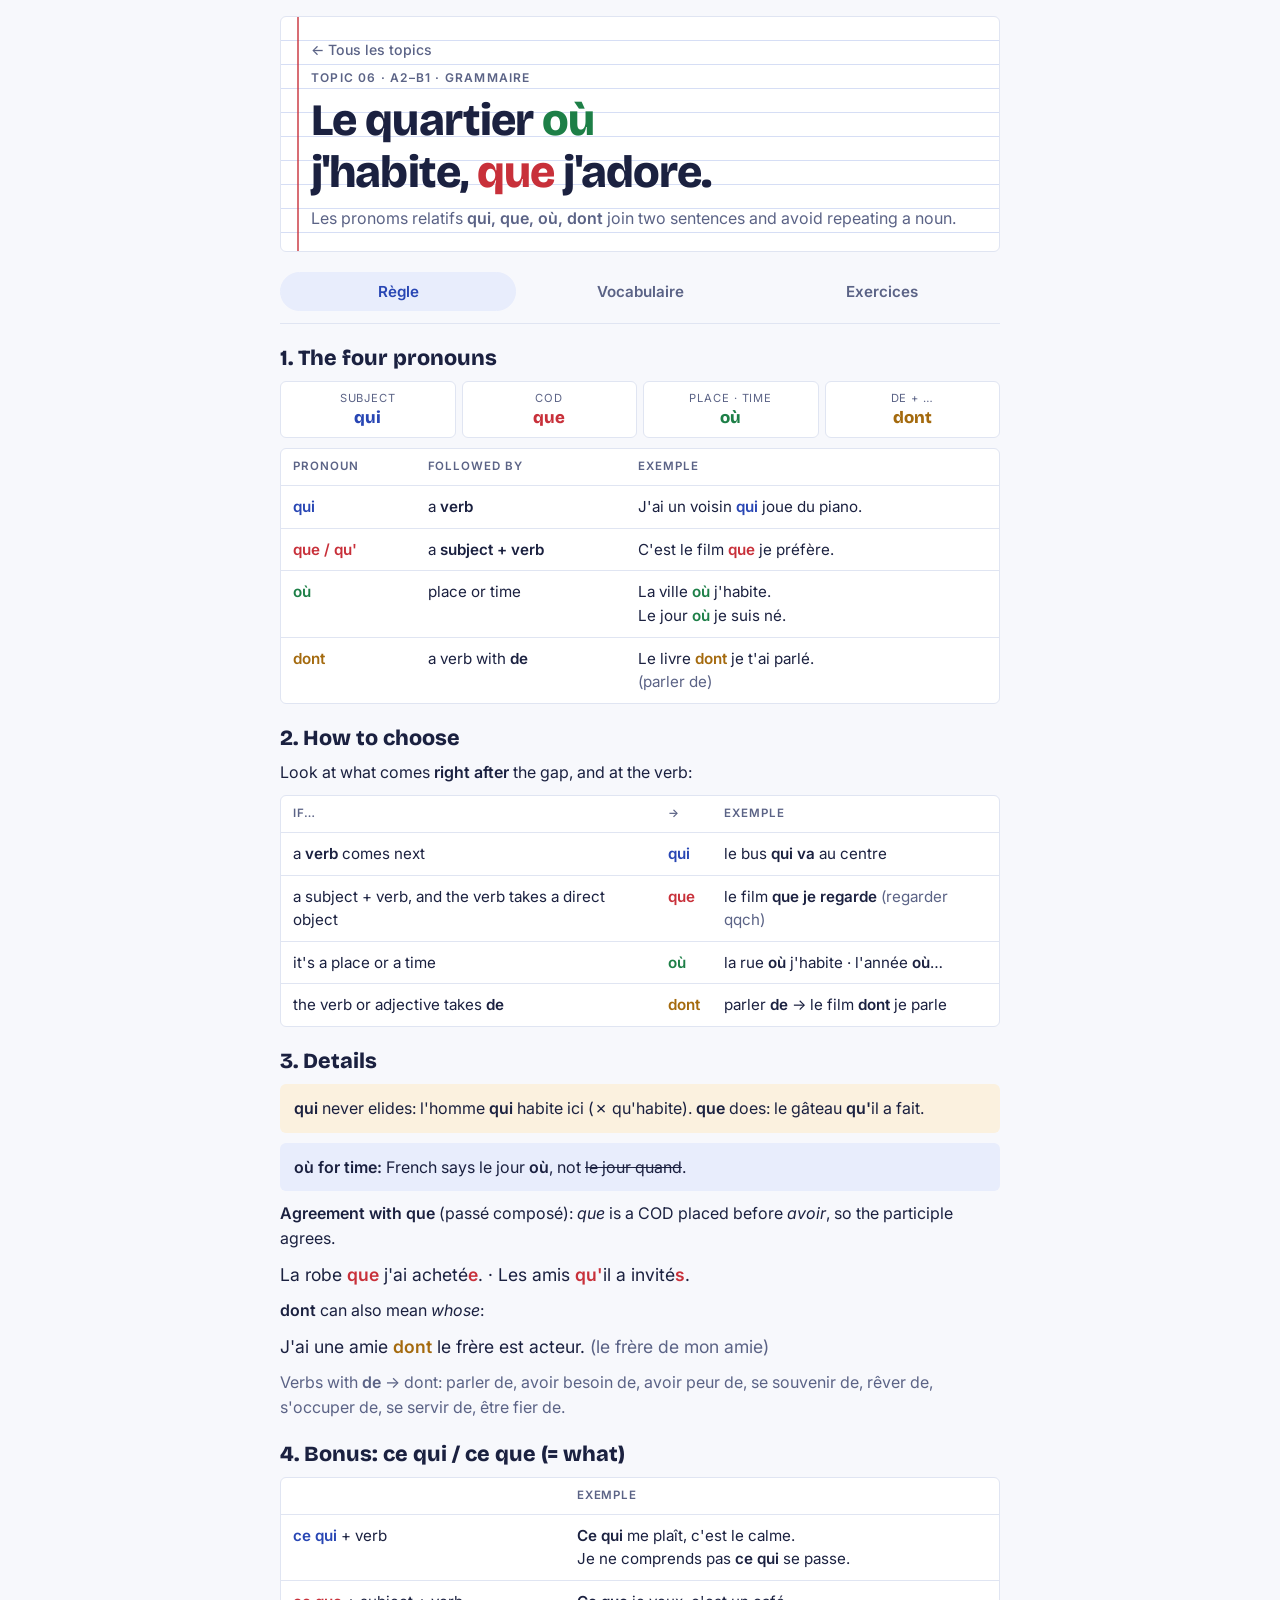
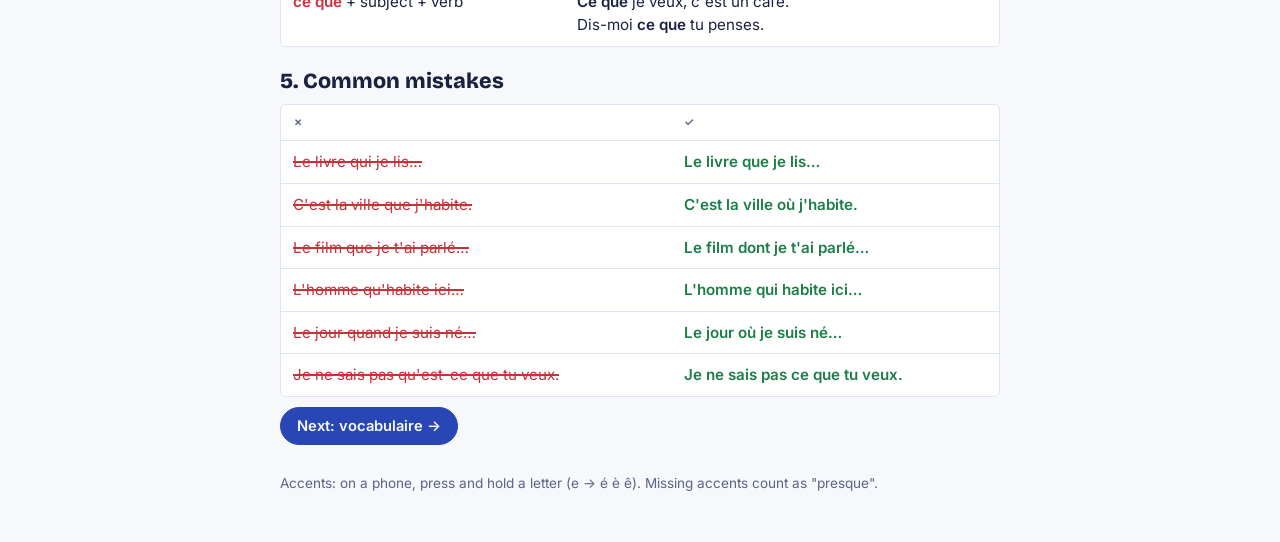
<file: docs/06-pronoms-relatifs/index.html>
<!doctype html>
<html lang="fr">
<head>
<meta charset="utf-8">
<meta name="viewport" content="width=device-width, initial-scale=1, viewport-fit=cover">
<style>
:root{color-scheme:light;padding-top:env(safe-area-inset-top,0px);padding-bottom:env(safe-area-inset-bottom,0px)}
body{margin:0;font:14px/1.4 system-ui,sans-serif}
img{max-width:100%}
[hidden]{display:none!important}
</style>
</head>
<body>
<title>Le quartier où j'habite</title>
<meta name="claude:viewport-fit-sides" content="cover">
<link rel="preconnect" href="https://fonts.googleapis.com">
<link rel="preconnect" href="https://fonts.gstatic.com" crossorigin>
<link rel="stylesheet" href="https://fonts.googleapis.com/css2?family=Bricolage+Grotesque:opsz,wght@12..96,600;12..96,800&family=Inter:wght@400;500;600&family=Caveat:wght@600&display=swap">
<style>
/* Layout: one narrow column like a French school notebook (Seyès lines, red margin); sticky tabs; red-pen corrections. */
:root {
  --paper: #f7f8fc;
  --card: #ffffff;
  --ink: #1b2140;
  --muted: #5b6386;
  --line: #e0e5f2;
  --seyes: #d6def5;
  --blue: #2846b4;
  --blue-soft: #e8edfc;
  --red: #c8303a;
  --red-soft: #fdecee;
  --green: #1d7f47;
  --green-soft: #e5f5ec;
  --amber: #a46a0e;
  --amber-soft: #fbf1df;
  --f-display: "Bricolage Grotesque", "Space Grotesk", system-ui, sans-serif;
  --f-body: "Inter", system-ui, -apple-system, "Segoe UI", sans-serif;
  --f-pen: "Caveat", "Comic Sans MS", cursive;
}
@media (prefers-color-scheme: dark) {
  :root:not([data-theme="light"]) {
    --paper: #11131c; --card: #191c28; --ink: #e6e8f3; --muted: #9ba2c2; --line: #2a2f43; --seyes: #222842;
    --blue: #8fa5ff; --blue-soft: #1e2546; --red: #ff7d84; --red-soft: #3a1c22; --green: #62d396; --green-soft: #15301f;
    --amber: #f1b75a; --amber-soft: #352a14; color-scheme: dark;
  }
}
:root[data-theme="dark"] {
  --paper: #11131c; --card: #191c28; --ink: #e6e8f3; --muted: #9ba2c2; --line: #2a2f43; --seyes: #222842;
  --blue: #8fa5ff; --blue-soft: #1e2546; --red: #ff7d84; --red-soft: #3a1c22; --green: #62d396; --green-soft: #15301f;
  --amber: #f1b75a; --amber-soft: #352a14; color-scheme: dark;
}
* { box-sizing: border-box; }
body {
  background: var(--paper); color: var(--ink); font-family: var(--f-body); font-size: 16px; line-height: 1.55;
  padding-left: max(16px, env(safe-area-inset-left, 0px)); padding-right: max(16px, env(safe-area-inset-right, 0px));
  padding-block: 0 48px;
}
body::before { content: ""; position: fixed; inset: 0 0 auto; height: env(safe-area-inset-top, 0px); z-index: 10; background: var(--paper); }
.wrap { max-width: 720px; margin: 0 auto; }
h1, h2, h3 { font-family: var(--f-display); text-wrap: balance; line-height: 1.15; margin: 0; }
h1 { font-size: clamp(2rem, 7vw, 2.8rem); font-weight: 800; letter-spacing: -0.02em; }
h2 { font-size: 1.35rem; font-weight: 800; }
h3 { font-size: 1.05rem; font-weight: 600; }
p { margin: 0; }
b, strong { font-weight: 600; }
.k { color: var(--blue); font-weight: 600; }

/* Header: Seyès ruling + red margin */
header.top {
  margin-top: 16px; padding: 22px 18px 20px 30px; border-radius: 6px; position: relative;
  background-color: var(--card);
  background-image: repeating-linear-gradient(to bottom, transparent 0 23px, var(--seyes) 23px 24px);
  border: 1px solid var(--line);
  display: grid; gap: 8px;
}
header.top::before { content: ""; position: absolute; left: 16px; top: 0; bottom: 0; width: 2px; background: var(--red); opacity: .7; }
.eyebrow { font-size: .75rem; letter-spacing: .1em; text-transform: uppercase; color: var(--muted); font-weight: 600; }
.sub { color: var(--muted); }

/* Tabs */
nav.tabs {
  position: sticky; top: env(safe-area-inset-top, 0px); z-index: 5; background: var(--paper);
  display: flex; gap: 6px; padding-block: 12px; margin-top: 8px; border-bottom: 1px solid var(--line);
}
nav.tabs button {
  flex: 1; font: 600 .95rem var(--f-body); color: var(--muted); background: transparent; border: 1px solid transparent;
  padding: 9px 6px; border-radius: 999px; cursor: pointer;
}
nav.tabs button[aria-selected="true"] { color: var(--blue); background: var(--blue-soft); border-color: var(--blue-soft); }
nav.tabs button:focus-visible, button:focus-visible, input:focus-visible { outline: 2px solid var(--blue); outline-offset: 2px; }

section.view { display: grid; gap: 22px; padding-top: 22px; }

/* Lesson */
.order { display: flex; flex-wrap: wrap; align-items: stretch; gap: 6px; }
.slot { flex: 1 1 90px; min-width: 0; border-radius: 6px; padding: 8px 8px 9px; text-align: center; border: 1px solid var(--line); background: var(--card); }
.slot .n { font-size: .7rem; letter-spacing: .08em; text-transform: uppercase; color: var(--muted); }
.slot .w { font-family: var(--f-display); font-weight: 800; font-size: 1.05rem; line-height: 1.25; }
.slot.s1 .w { color: var(--blue); } .slot.s2 .w { color: var(--red); } .slot.s3 .w { color: var(--green); } .slot.s4 .w, .slot.s5 .w { color: var(--amber); }
.slot.v { background: var(--ink); border-color: var(--ink); } .slot.v .w, .slot.v .n { color: var(--paper); }
.block { display: grid; gap: 10px; }
.ex { font-size: 1.1rem; }
.tip { background: var(--blue-soft); border-radius: 6px; padding: 12px 14px; }
.warn { background: var(--amber-soft); border-radius: 6px; padding: 12px 14px; }
.tbl-wrap { overflow-x: auto; border: 1px solid var(--line); border-radius: 6px; background: var(--card); }
table { border-collapse: collapse; width: 100%; font-size: .95rem; }
th, td { text-align: left; padding: 9px 12px; border-bottom: 1px solid var(--line); vertical-align: top; }
tr:last-child td { border-bottom: 0; }
th { font-size: .72rem; letter-spacing: .08em; text-transform: uppercase; color: var(--muted); font-weight: 600; }
td.bad { color: var(--red); text-decoration: line-through; text-decoration-thickness: 1.5px; }
td.good { color: var(--green); font-weight: 600; }
.p1 { color: var(--blue); font-weight: 600; } .p2 { color: var(--red); font-weight: 600; } .p3 { color: var(--green); font-weight: 600; } .p5 { color: var(--amber); font-weight: 600; }

/* Vocab */
.vtools { display: flex; flex-wrap: wrap; gap: 8px; align-items: center; justify-content: space-between; }
.vlist { display: grid; gap: 0; border: 1px solid var(--line); border-radius: 6px; background: var(--card); }
.vrow { display: grid; grid-template-columns: minmax(0, 1.2fr) minmax(0, 1fr); gap: 12px; padding: 10px 14px; border-bottom: 1px solid var(--line); cursor: pointer; }
.vrow:last-child { border-bottom: 0; }
.vrow .fr { font-weight: 600; }
.vrow .eg { grid-column: 1 / -1; font-size: .88rem; color: var(--muted); margin-top: -6px; }
.vrow .en { color: var(--muted); }
.hide-en .vrow .en { color: transparent; background: var(--line); border-radius: 4px; }
.hide-en .vrow.show .en { color: var(--muted); background: transparent; }
.vgroup { font-size: .75rem; letter-spacing: .1em; text-transform: uppercase; color: var(--muted); font-weight: 600; padding: 14px 14px 6px; border-bottom: 1px solid var(--line); background: var(--paper); }
.vgroup:first-child { border-radius: 6px 6px 0 0; }

/* Buttons */
.btn { font: 600 .92rem var(--f-body); border-radius: 999px; padding: 9px 16px; cursor: pointer; border: 1px solid var(--line); background: var(--card); color: var(--ink); }
.btn.primary { background: var(--blue); border-color: var(--blue); color: var(--paper); }
.btn.ghost { background: transparent; }
.row { display: flex; flex-wrap: wrap; gap: 8px; align-items: center; }

/* Exercises */
.score {
  display: grid; grid-template-columns: auto 1fr; gap: 6px 14px; align-items: center; background: var(--card);
  border: 1px solid var(--line); border-radius: 6px; padding: 14px 16px;
}
.score .big { font-family: var(--f-display); font-weight: 800; font-size: 2rem; font-variant-numeric: tabular-nums; line-height: 1; }
.bar { height: 8px; border-radius: 999px; background: var(--line); overflow: hidden; }
.bar > i { display: block; height: 100%; width: 0; background: var(--green); transition: width .4s ease; }
.score .row { grid-column: 1 / -1; }
.exsec { display: grid; gap: 12px; }
.exhead { display: flex; gap: 12px; align-items: baseline; justify-content: space-between; flex-wrap: wrap; }
.exhead h2 .L { color: var(--red); font-family: var(--f-pen); font-size: 1.7rem; margin-right: 6px; }
.instr { color: var(--muted); font-size: .93rem; }
.badge { font-variant-numeric: tabular-nums; font-weight: 600; font-size: .85rem; padding: 3px 10px; border-radius: 999px; background: var(--line); color: var(--muted); }
.badge.full { background: var(--green-soft); color: var(--green); }
.items { display: grid; gap: 0; background: var(--card); border: 1px solid var(--line); border-radius: 6px; }
.item { padding: 12px 14px 12px 40px; border-bottom: 1px solid var(--line); position: relative; display: grid; gap: 6px; min-width: 0; }
.item:last-child { border-bottom: 0; }
.item .num { position: absolute; left: 14px; top: 13px; font-size: .8rem; color: var(--muted); font-variant-numeric: tabular-nums; }
.item .src { color: var(--muted); font-size: .92rem; }
.item .line { font-size: 1.08rem; line-height: 2.1; overflow-wrap: anywhere; }
input.blank {
  font: 500 1.02rem var(--f-body); color: var(--blue); background: transparent; border: 0; border-bottom: 2px solid var(--seyes);
  padding: 0 4px 1px; border-radius: 0; text-align: center; min-width: 3.2em; max-width: 100%;
}
input.blank.wide { width: 100%; text-align: left; }
input.blank:focus { border-bottom-color: var(--blue); outline: none; background: var(--blue-soft); }
input.ok { border-bottom-color: var(--green); color: var(--green); }
input.near { border-bottom-color: var(--amber); color: var(--amber); }
input.bad { border-bottom-color: var(--red); color: var(--red); }
.mc { display: flex; flex-wrap: wrap; gap: 8px; }
.mc button { font: 500 1rem var(--f-body); padding: 6px 14px; border-radius: 999px; border: 1px solid var(--line); background: var(--paper); color: var(--ink); cursor: pointer; }
.mc button[aria-pressed="true"] { border-color: var(--blue); background: var(--blue-soft); color: var(--blue); }
.mc button.ok { border-color: var(--green); background: var(--green-soft); color: var(--green); }
.mc button.bad { border-color: var(--red); background: var(--red-soft); color: var(--red); }
.fb { font-size: .95rem; display: grid; gap: 2px; }
.fb .ans { color: var(--red); }
.fb .ans b { font-weight: 600; }
.fb .pen { font-family: var(--f-pen); font-size: 1.25rem; line-height: 1.2; color: var(--red); }
.fb.ok .pen { color: var(--green); }
.fb.near .pen { color: var(--amber); }
.toast { position: fixed; left: 50%; transform: translateX(-50%); bottom: calc(20px + env(safe-area-inset-bottom, 0px)); background: var(--ink); color: var(--paper); padding: 10px 16px; border-radius: 999px; font-weight: 500; font-size: .9rem; z-index: 20; }
.copybox { width: 100%; min-height: 120px; font: .85rem/1.4 ui-monospace, monospace; padding: 10px; border-radius: 6px; border: 1px solid var(--line); background: var(--card); color: var(--ink); }
footer { color: var(--muted); font-size: .85rem; padding-top: 28px; }
@media (prefers-reduced-motion: reduce) { .bar > i { transition: none; } }
textarea.free { width: 100%; font: 1rem/1.5 var(--f-body); color: var(--blue); background: var(--paper); border: 1px solid var(--line); border-radius: 6px; padding: 8px 10px; resize: vertical; }
textarea.free:focus { outline: 2px solid var(--blue); outline-offset: 1px; }
a.home { color: var(--muted); font-size: .88rem; text-decoration: none; font-weight: 500; }
a.home:hover, a.home:focus-visible { color: var(--blue); }
.conj { display: grid; grid-template-columns: repeat(auto-fit, minmax(150px, 1fr)); gap: 4px 18px; font-size: 1.05rem; }
.conj .e { color: var(--red); font-weight: 600; }
</style>

<div class="wrap">
  <header class="top">
    <a class="home" href="../">← Tous les topics</a>
    <div class="eyebrow">Topic 06 · A2–B1 · Grammaire</div>
    <h1>Le quartier <span style="color:var(--green)">où</span> j'habite, <span style="color:var(--red)">que</span> j'adore.</h1>
    <p class="sub">Les pronoms relatifs <b>qui, que, où, dont</b> join two sentences and avoid repeating a noun.</p>
  </header>

  <nav class="tabs" role="tablist">
    <button role="tab" id="tab-regle" aria-selected="false" data-view="regle">Règle</button>
    <button role="tab" id="tab-vocab" aria-selected="false" data-view="vocab">Vocabulaire</button>
    <button role="tab" id="tab-exos" aria-selected="false" data-view="exos">Exercices</button>
  </nav>

  <!-- ============ RÈGLE ============ -->
  <section class="view" id="regle" hidden>
    <div class="block">
      <h2>1. The four pronouns</h2>
      <div class="order" aria-label="Relative pronouns">
        <div class="slot s1"><div class="n">subject</div><div class="w">qui</div></div>
        <div class="slot s2"><div class="n">COD</div><div class="w">que</div></div>
        <div class="slot s3"><div class="n">place · time</div><div class="w">où</div></div>
        <div class="slot s4"><div class="n">de + …</div><div class="w">dont</div></div>
      </div>
      <div class="tbl-wrap"><table>
        <tr><th>Pronoun</th><th>Followed by</th><th>Exemple</th></tr>
        <tr><td><b class="p1">qui</b></td><td>a <b>verb</b></td><td>J'ai un voisin <b class="p1">qui</b> joue du piano.</td></tr>
        <tr><td><b class="p2">que / qu'</b></td><td>a <b>subject + verb</b></td><td>C'est le film <b class="p2">que</b> je préfère.</td></tr>
        <tr><td><b class="p3">où</b></td><td>place or time</td><td>La ville <b class="p3">où</b> j'habite.<br>Le jour <b class="p3">où</b> je suis né.</td></tr>
        <tr><td><b class="p5">dont</b></td><td>a verb with <b>de</b></td><td>Le livre <b class="p5">dont</b> je t'ai parlé.<br><span class="sub">(parler de)</span></td></tr>
      </table></div>
    </div>

    <div class="block">
      <h2>2. How to choose</h2>
      <p>Look at what comes <b>right after</b> the gap, and at the verb:</p>
      <div class="tbl-wrap"><table>
        <tr><th>If…</th><th>→</th><th>Exemple</th></tr>
        <tr><td>a <b>verb</b> comes next</td><td><b class="p1">qui</b></td><td>le bus <b>qui va</b> au centre</td></tr>
        <tr><td>a subject + verb, and the verb takes a direct object</td><td><b class="p2">que</b></td><td>le film <b>que je regarde</b> <span class="sub">(regarder qqch)</span></td></tr>
        <tr><td>it's a place or a time</td><td><b class="p3">où</b></td><td>la rue <b>où</b> j'habite · l'année <b>où</b>…</td></tr>
        <tr><td>the verb or adjective takes <b>de</b></td><td><b class="p5">dont</b></td><td>parler <b>de</b> → le film <b>dont</b> je parle</td></tr>
      </table></div>
    </div>

    <div class="block">
      <h2>3. Details</h2>
      <p class="warn"><b>qui</b> never elides: l'homme <b>qui</b> habite ici (✗ qu'habite). <b>que</b> does: le gâteau <b>qu'</b>il a fait.</p>
      <p class="tip"><b>où for time:</b> French says le jour <b>où</b>, not <s>le jour quand</s>.</p>
      <p><b>Agreement with que</b> (passé composé): <i>que</i> is a COD placed before <i>avoir</i>, so the participle agrees.</p>
      <p class="ex">La robe <b class="p2">que</b> j'ai acheté<b class="p2">e</b>. · Les amis <b class="p2">qu'</b>il a invité<b class="p2">s</b>.</p>
      <p><b>dont</b> can also mean <i>whose</i>:</p>
      <p class="ex">J'ai une amie <b class="p5">dont</b> le frère est acteur. <span class="sub">(le frère de mon amie)</span></p>
      <p class="sub">Verbs with <b>de</b> → dont: parler de, avoir besoin de, avoir peur de, se souvenir de, rêver de, s'occuper de, se servir de, être fier de.</p>
    </div>

    <div class="block">
      <h2>4. Bonus: ce qui / ce que (= what)</h2>
      <div class="tbl-wrap"><table>
        <tr><th></th><th>Exemple</th></tr>
        <tr><td><b class="p1">ce qui</b> + verb</td><td><b>Ce qui</b> me plaît, c'est le calme.<br>Je ne comprends pas <b>ce qui</b> se passe.</td></tr>
        <tr><td><b class="p2">ce que</b> + subject + verb</td><td><b>Ce que</b> je veux, c'est un café.<br>Dis-moi <b>ce que</b> tu penses.</td></tr>
      </table></div>
    </div>

    <div class="block">
      <h2>5. Common mistakes</h2>
      <div class="tbl-wrap"><table>
        <tr><th>✗</th><th>✓</th></tr>
        <tr><td class="bad">Le livre qui je lis…</td><td class="good">Le livre que je lis…</td></tr>
        <tr><td class="bad">C'est la ville que j'habite.</td><td class="good">C'est la ville où j'habite.</td></tr>
        <tr><td class="bad">Le film que je t'ai parlé…</td><td class="good">Le film dont je t'ai parlé…</td></tr>
        <tr><td class="bad">L'homme qu'habite ici…</td><td class="good">L'homme qui habite ici…</td></tr>
        <tr><td class="bad">Le jour quand je suis né…</td><td class="good">Le jour où je suis né…</td></tr>
        <tr><td class="bad">Je ne sais pas qu'est-ce que tu veux.</td><td class="good">Je ne sais pas ce que tu veux.</td></tr>
      </table></div>
      <div class="row"><button class="btn primary" data-go="vocab">Next: vocabulaire →</button></div>
    </div>
  </section>

  <!-- ============ VOCAB ============ -->
  <section class="view" id="vocab" hidden>
    <div class="block">
      <h2>Mon quartier et mon logement</h2>
      <p class="sub">Your neighbourhood and home: <i>le quartier <b>où</b> j'habite</i>, <i>l'appartement <b>que</b> je loue</i>. The last group lists verbs with <i>de</i>, which go with <b>dont</b>.</p>
    </div>
    <div class="vtools">
      <label class="row" style="gap:8px; cursor:pointer;"><input type="checkbox" id="hideEn"> Hide English (tap a row to reveal)</label>
    </div>
    <div class="vlist" id="vlist"></div>
    <p class="warn">Floors: the ground floor is <b>le rez-de-chaussée</b>, so <i>le premier étage</i> is one floor up (UK first floor, US second floor).</p>
    <div class="row"><button class="btn primary" data-go="exos">Next: exercices →</button></div>
  </section>

  <!-- ============ EXERCICES (built by shared/engine.js) ============ -->
  <section class="view" id="exos" hidden></section>

  <footer>Accents: on a phone, press and hold a letter (e → é è ê). Missing accents count as "presque".</footer>
</div>

<script>
const TOPIC = { num: "06", name: "pronoms relatifs" };
const VOCAB = [
  { g: "Le logement" },
  { fr: "un immeuble", en: "a block of flats" },
  { fr: "un étage", en: "a floor", eg: "J'habite au 3e étage." },
  { fr: "un ascenseur", en: "a lift, elevator" },
  { fr: "louer", en: "to rent", eg: "L'appartement que je loue." },
  { fr: "le loyer", en: "the rent", eg: "Le loyer est trop cher." },
  { fr: "le / la propriétaire", en: "the landlord / owner" },
  { fr: "le / la locataire", en: "the tenant" },
  { fr: "un(e) colocataire", en: "a flatmate" },
  { g: "Le quartier" },
  { fr: "le quartier", en: "the neighbourhood" },
  { fr: "le centre-ville", en: "the town centre" },
  { fr: "la banlieue", en: "the suburbs" },
  { fr: "une rue piétonne", en: "a pedestrian street" },
  { fr: "une place", en: "a square" },
  { fr: "la mairie", en: "the town hall" },
  { fr: "animé(e)", en: "lively" },
  { fr: "calme", en: "quiet" },
  { g: "Verbs with de (→ dont)" },
  { fr: "parler de", en: "to talk about", eg: "Le film dont je parle." },
  { fr: "avoir besoin de", en: "to need", eg: "Ce dont j'ai besoin." },
  { fr: "avoir peur de", en: "to be afraid of", eg: "Le chien dont j'ai peur." },
  { fr: "se souvenir de", en: "to remember", eg: "Un jour dont je me souviens." },
  { fr: "rêver de", en: "to dream of", eg: "La ville dont je rêve." },
  { fr: "s'occuper de", en: "to take care of", eg: "Les enfants dont elle s'occupe." },
  { fr: "se servir de", en: "to use", eg: "L'outil dont je me sers." },
  { fr: "être fier / fière de", en: "to be proud of", eg: "Un projet dont je suis fier." },
];

const EX = [
  { id: "A", title: "Qui or que (qu') ?", instr: "Verb next → qui. Subject + verb next → que.", type: "blanks", items: [
    { src: "", text: "J'ai un voisin [] joue du piano.", ans: [["qui"]] },
    { src: "", text: "C'est le film [] je préfère.", ans: [["que"]] },
    { src: "", text: "La femme [] habite en face est médecin.", ans: [["qui"]] },
    { src: "", text: "Le gâteau [] tu as fait est délicieux.", ans: [["que"]] },
    { src: "Watch the vowel.", text: "Voici l'appartement []on va louer.", ans: [["qu'"]], why: "que → qu' before a vowel." },
    { src: "", text: "Le bus [] va au centre-ville passe toutes les dix minutes.", ans: [["qui"]] },
    { src: "Watch the vowel.", text: "Les amis []il a invités sont sympas.", ans: [["qu'"]], why: "que → qu' before a vowel; invités agrees with les amis." },
    { src: "", text: "C'est une ville [] attire beaucoup de touristes.", ans: [["qui"]] },
  ]},
  { id: "B", title: "Qui, que or où ?", instr: "où is for places and for time.", type: "blanks", items: [
    { src: "", text: "La rue [] j'habite est très calme.", ans: [["où"]] },
    { src: "", text: "Le jour [] je suis arrivé, il pleuvait.", ans: [["où"]], why: "Time → où (not quand)." },
    { src: "", text: "Le quartier [] je préfère, c'est le Marais.", ans: [["que"]], why: "préférer qqch → que." },
    { src: "", text: "C'est le café [] on s'est rencontrés.", ans: [["où"]] },
    { src: "", text: "L'été [] nous sommes partis en Italie, il faisait très chaud.", ans: [["où"]], why: "Time → où." },
    { src: "", text: "Le propriétaire [] nous loue l'appartement est sympa.", ans: [["qui"]] },
    { src: "", text: "La ville [] elle est née est très petite.", ans: [["où"]] },
    { src: "", text: "C'est la maison [] mes parents ont achetée.", ans: [["que"]], why: "acheter qqch → que; achetée agrees with la maison." },
  ]},
  { id: "C", title: "Dont", instr: "Find the de: parler de, avoir besoin de, avoir peur de…", type: "blanks", items: [
    { src: "parler de", text: "C'est le livre [] je t'ai parlé.", ans: [["dont"]] },
    { src: "avoir besoin de", text: "Voilà l'outil [] j'ai besoin.", ans: [["dont"]] },
    { src: "être fier de", text: "C'est un projet [] je suis très fier.", ans: [["dont"]] },
    { src: "avoir peur de", text: "Le chien [] j'ai peur habite au troisième étage.", ans: [["dont"]] },
    { src: "rêver de", text: "Lisbonne ? C'est la ville [] je rêve.", ans: [["dont"]] },
    { src: "le frère de mon amie", text: "J'ai une amie [] le frère est acteur.", ans: [["dont"]], why: "dont = whose." },
  ]},
  { id: "D", title: "Qui, que, où or dont ?", instr: "All four mixed. Tap the correct one.", type: "mc", items: [
    { src: "", text: "L'homme ___ tu vois là-bas est mon oncle.", opts: ["qui", "que", "où", "dont"], c: 1, why: "voir qqn → que." },
    { src: "", text: "La maison ___ j'ai grandi n'existe plus.", opts: ["qui", "que", "où", "dont"], c: 2, why: "A place → où." },
    { src: "", text: "Le restaurant ___ tout le monde parle est fermé.", opts: ["qui", "que", "où", "dont"], c: 3, why: "parler de → dont." },
    { src: "", text: "C'est un collègue ___ travaille beaucoup.", opts: ["qui", "que", "où", "dont"], c: 0, why: "A verb follows → qui." },
    { src: "", text: "C'était l'année ___ j'ai eu mon diplôme.", opts: ["qui", "que", "où", "dont"], c: 2, why: "Time → où." },
    { src: "", text: "Les choses ___ j'ai besoin sont dans le sac.", opts: ["qui", "que", "où", "dont"], c: 3, why: "avoir besoin de → dont." },
    { src: "", text: "Le loyer ___ je paie est trop cher.", opts: ["qui", "que", "où", "dont"], c: 1, why: "payer qqch → que." },
    { src: "", text: "J'ai une voisine ___ s'occupe de mon chat.", opts: ["qui", "que", "où", "dont"], c: 0, why: "A verb follows → qui." },
  ]},
  { id: "E", title: "Join the two sentences", instr: "Write one sentence with qui, que, où or dont.", type: "sentence", items: [
    { src: "J'ai une amie. Elle habite à Lyon.", lead: "", ans: ["J'ai une amie qui habite à Lyon."] },
    { src: "C'est le quartier. J'aime ce quartier.", lead: "", ans: ["C'est le quartier que j'aime."] },
    { src: "Voici le parc. Je cours dans ce parc le matin.", lead: "", ans: ["Voici le parc où je cours le matin."] },
    { src: "C'est un film. Tout le monde parle de ce film.", lead: "", ans: ["C'est un film dont tout le monde parle."] },
    { src: "J'ai trouvé les clés. Tu as perdu ces clés hier.", lead: "", ans: ["J'ai trouvé les clés que tu as perdues hier."], why: "perdues agrees with les clés (que before avoir)." },
    { src: "Je me souviens du jour. Nous nous sommes rencontrés ce jour-là.", lead: "", ans: ["Je me souviens du jour où nous nous sommes rencontrés."] },
  ]},
  { id: "F", title: "Ce qui or ce que ?", instr: "Bonus: ce qui + verb, ce que + subject + verb.", type: "blanks", items: [
    { src: "", text: "[] je veux, c'est un café.", ans: [["ce que"]] },
    { src: "", text: "Dis-moi [] tu penses.", ans: [["ce que"]] },
    { src: "", text: "[] me plaît ici, c'est le calme.", ans: [["ce qui"]] },
    { src: "", text: "Je ne comprends pas [] se passe.", ans: [["ce qui"]] },
    { src: "", text: "Tu peux faire [] tu veux.", ans: [["ce que"]] },
  ]},
  { id: "G", title: "Find the mistake", instr: "Rewrite the whole sentence correctly.", type: "sentence", items: [
    { src: "Le livre qui je lis est intéressant.", lead: "", ans: ["Le livre que je lis est intéressant."], why: "A subject follows (je) → que." },
    { src: "C'est la ville que j'habite.", lead: "", ans: ["C'est la ville où j'habite."], why: "A place → où." },
    { src: "Le film que je t'ai parlé est super.", lead: "", ans: ["Le film dont je t'ai parlé est super."], why: "parler de → dont." },
    { src: "L'homme qu'habite ici est très gentil.", lead: "", ans: ["L'homme qui habite ici est très gentil."], why: "qui never elides." },
    { src: "Le jour quand je suis né, il neigeait.", lead: "", ans: ["Le jour où je suis né, il neigeait."], why: "Time → où." },
  ]},
  { id: "V", title: "Vocabulaire", instr: "Mon quartier et mon logement.", type: "blanks", items: [
    { src: "rent", text: "Je paie mon [] le premier de chaque mois.", ans: [["loyer"]] },
    { src: "floor", text: "J'habite au cinquième [] : heureusement, il y a un ascenseur !", ans: [["étage"]] },
    { src: "suburbs", text: "Il n'habite pas dans le centre, il habite en [].", ans: [["banlieue"]] },
    { src: "landlord", text: "Le [] de mon appartement est très sympa.", ans: [["propriétaire"]] },
    { src: "neighbourhood", text: "Mon [] est très animé : il y a beaucoup de cafés.", ans: [["quartier"]] },
    { src: "remember", text: "Je me [] très bien de mon premier jour à Paris.", ans: [["souviens"]] },
    { src: "proud", text: "Tu as fini ton projet ? Tu peux être [] de toi !", ans: [["fier", "fière"]] },
  ]},
  { id: "W", title: "À toi !", instr: "Free writing, 2–3 simple sentences each. Not checked here: tap \"Copier pour Claude\" and paste it to Claude for a correction.", type: "free", items: [
    { src: "Décris ton quartier. (C'est un quartier où…, qui…, que…)" },
    { src: "Parle d'une personne dont tu es fier / fière. (C'est quelqu'un qui…, dont…)" },
    { src: "Ce qui te plaît dans ta ville, et ce que tu n'aimes pas." },
  ]},
];
</script>
<script>
/* Shared exercise engine for every topic page.
   The topic page defines, before loading this file:
     TOPIC = { num: "02", name: "Conditionnel présent" }
     VOCAB = [ { g: "Group" } | { fr, en, eg? } ]
     EX    = [ { id, title, instr, type: "mc"|"blanks"|"sentence"|"free", items: [...] } ]
   Item shapes:
     mc:       { src, text: "… ___ …", opts: [..], c: indexOfCorrect, why? }
     blanks:   { src, text: "… [] … [] …", ans: [[accepted…], [accepted…]], why? }
     sentence: { src, lead: "Oui," | "", ans: [accepted full answers…], why? }
     free:     { src }  (not graded: included in "Copier" so Claude can correct it)
*/
(function () {
  const KEY = "fr" + TOPIC.num + "-v1";
  let store = {};
  try { store = JSON.parse(localStorage.getItem(KEY) || "{}") || {}; } catch (e) { store = {}; }
  const save = () => { try { localStorage.setItem(KEY, JSON.stringify(store)); } catch (e) {} };

  const norm = s => (s || "").toLowerCase().replace(/[’`´]/g, "'").replace(/\s+/g, " ").replace(/\s*'\s*/g, "'").trim();
  const sentNorm = s => norm(s).replace(/[.!?,;…]+/g, " ").replace(/^(oui|non)\s+/, "").replace(/\s+/g, " ").trim();
  const strip = s => s.normalize("NFD").replace(/[̀-ͯ]/g, "");
  const esc = s => String(s).replace(/[&<>"]/g, c => ({ "&": "&amp;", "<": "&lt;", ">": "&gt;", '"': "&quot;" }[c]));
  const $ = s => document.querySelector(s);
  const graded = EX.filter(s => s.type !== "free");
  const TOTAL = graded.reduce((n, s) => n + s.items.length, 0);
  const INPUT_ATTRS = 'autocomplete="off" autocapitalize="off" autocorrect="off" spellcheck="false"';

  function grade(val, accepted, f) {
    const v = f(val);
    if (!v) return "empty";
    if (accepted.some(a => f(a) === v)) return "ok";
    if (accepted.some(a => strip(f(a)) === strip(v))) return "near";
    return "bad";
  }

  /* ---------- Exercise shell ---------- */
  $("#exos").innerHTML = `
    <div class="score">
      <div class="big" id="scoreBig">0/${TOTAL}</div>
      <div style="display:grid; gap:6px; min-width:0;">
        <div class="bar"><i id="scoreBar"></i></div>
        <div class="instr" id="scoreTxt"></div>
      </div>
      <div class="row">
        <button class="btn primary" id="checkAll">Tout vérifier</button>
        <button class="btn" id="copyErr">Copier pour Claude</button>
        <button class="btn ghost" id="resetAll">Effacer tout</button>
      </div>
    </div>
    <div id="resetConfirm" class="warn" hidden>
      <div class="row" style="justify-content:space-between;"><span>Erase all your answers?</span>
      <span class="row"><button class="btn" id="resetYes">Oui, effacer</button><button class="btn ghost" id="resetNo">Annuler</button></span></div>
    </div>
    <textarea id="copyBox" class="copybox" readonly hidden></textarea>
    <div id="exList" style="display:grid; gap:28px;"></div>`;
  document.body.insertAdjacentHTML("beforeend", '<div class="toast" id="toast" hidden></div>');

  /* ---------- Tabs ---------- */
  function show(view) {
    if (!["regle", "vocab", "exos"].includes(view)) view = "regle";
    document.querySelectorAll("section.view").forEach(s => s.hidden = s.id !== view);
    document.querySelectorAll("nav.tabs button").forEach(b => b.setAttribute("aria-selected", b.dataset.view === view));
    try { localStorage.setItem(KEY + "-tab", view); } catch (e) {}
  }
  document.querySelectorAll("[data-view]").forEach(b => b.onclick = () => show(b.dataset.view));
  document.querySelectorAll("[data-go]").forEach(b => b.onclick = () => { show(b.dataset.go); window.scrollTo(0, 0); });

  /* ---------- Vocab ---------- */
  const vlist = $("#vlist");
  vlist.innerHTML = VOCAB.map(v => v.g ? `<div class="vgroup">${esc(v.g)}</div>` :
    `<div class="vrow"><div class="fr">${esc(v.fr)}</div><div class="en">${esc(v.en)}</div>${v.eg ? `<div class="eg">${esc(v.eg)}</div>` : ""}</div>`).join("");
  vlist.addEventListener("click", e => { const r = e.target.closest(".vrow"); if (r) r.classList.toggle("show"); });
  $("#hideEn").onchange = e => { vlist.classList.toggle("hide-en", e.target.checked); vlist.querySelectorAll(".vrow").forEach(r => r.classList.remove("show")); };

  /* ---------- Render exercises ---------- */
  const fillTemplate = (text, answers) => { let i = 0; return esc(text).replace(/\[\]/g, () => `<b>${esc(answers[i++] || "")}</b>`); };
  const withStop = s => /[.!?…]$/.test(s.trim()) ? s : s + ".";

  function itemBody(sec, it, id) {
    if (sec.type === "mc") {
      return `<div class="line">${esc(it.text)}</div><div class="mc" data-id="${id}">${it.opts.map((o, k) =>
        `<button type="button" data-k="${k}" aria-pressed="${store[id] === k}">${String.fromCharCode(97 + k)}) ${esc(o)}</button>`).join("")}</div>`;
    }
    if (sec.type === "blanks") {
      let n = 0;
      const line = esc(it.text).replace(/\[\]/g, () => {
        const bid = `${id}-${n}`, w = Math.max(3, it.ans[n][0].length + 1.5); n++;
        return `<input class="blank" id="in-${bid}" data-b="${bid}" style="width:${w}ch" ${INPUT_ATTRS} value="${esc(store[bid] || "")}">`;
      });
      return `<div class="line">${line}</div>`;
    }
    if (sec.type === "sentence") {
      return `<div class="line">${it.lead ? esc(it.lead) + " " : ""}<input class="blank wide" id="in-${id}-0" data-b="${id}-0" ${INPUT_ATTRS} value="${esc(store[id + "-0"] || "")}"></div>`;
    }
    return `<textarea class="free" id="in-${id}-0" data-b="${id}-0" rows="3" spellcheck="false" placeholder="Écris ici…">${esc(store[id + "-0"] || "")}</textarea>`;
  }

  function render() {
    $("#exList").innerHTML = EX.map(sec => {
      const items = sec.items.map((it, i) => {
        const id = `${sec.id}${i + 1}`;
        return `<div class="item" id="it-${id}"><span class="num">${i + 1}</span>${it.src ? `<div class="src">${it.src}</div>` : ""}${itemBody(sec, it, id)}<div class="fb" hidden></div></div>`;
      }).join("");
      const badge = sec.type === "free" ? "for Claude" : `${sec.items.length} items`;
      const btn = sec.type === "free" ? "" : `<div class="row"><button class="btn primary" data-check="${sec.id}">Vérifier ${sec.id}</button></div>`;
      return `<div class="exsec" id="sec-${sec.id}">
        <div class="exhead"><h2><span class="L">${sec.id}</span>${esc(sec.title)}</h2><span class="badge" id="badge-${sec.id}">${badge}</span></div>
        <p class="instr">${esc(sec.instr)}</p>
        <div class="items">${items}</div>${btn}
      </div>`;
    }).join("");
  }
  render();

  const list = $("#exList");
  list.addEventListener("input", e => {
    const b = e.target.dataset.b; if (!b) return;
    store[b] = e.target.value; e.target.classList.remove("ok", "bad", "near"); save();
  });
  list.addEventListener("keydown", e => {
    if (e.key !== "Enter" || !e.target.matches("input.blank")) return;
    e.preventDefault();
    const all = [...document.querySelectorAll("input.blank")], nx = all[all.indexOf(e.target) + 1];
    if (nx) nx.focus(); else e.target.blur();
  });
  list.addEventListener("click", e => {
    const opt = e.target.closest(".mc button");
    if (opt) {
      const box = opt.parentElement;
      store[box.dataset.id] = +opt.dataset.k; save();
      box.querySelectorAll("button").forEach(b => { b.setAttribute("aria-pressed", b === opt); b.classList.remove("ok", "bad"); });
      return;
    }
    const c = e.target.closest("[data-check]");
    if (c) { checkSection(c.dataset.check); updateScore(); }
  });

  /* ---------- Checking ---------- */
  const results = {};
  function checkSection(sid) {
    const sec = EX.find(s => s.id === sid);
    if (sec.type === "free") return;
    let ok = 0;
    sec.items.forEach((it, i) => {
      const id = `${sid}${i + 1}`, el = $(`#it-${id}`), fb = el.querySelector(".fb");
      let state, mine, correct;
      if (sec.type === "mc") {
        const pick = store[id];
        state = pick == null ? "empty" : pick === it.c ? "ok" : "bad";
        mine = pick == null ? "" : it.opts[pick];
        correct = esc(it.text).replace("___", `<b>${esc(it.opts[it.c])}</b>`);
        el.querySelectorAll(".mc button").forEach(b => {
          b.classList.remove("ok", "bad");
          if (+b.dataset.k === it.c && state !== "empty") b.classList.add("ok");
          else if (+b.dataset.k === pick) b.classList.add("bad");
        });
      } else if (sec.type === "blanks") {
        const states = it.ans.map((acc, n) => {
          const inp = $(`#in-${id}-${n}`), st = grade(inp.value, acc, norm);
          inp.classList.remove("ok", "bad", "near"); inp.classList.add(st === "empty" ? "bad" : st);
          return st;
        });
        state = states.every(s => s === "ok") ? "ok"
          : states.every(s => s === "empty") ? "empty"
          : states.every(s => s === "ok" || s === "near") ? "near" : "bad";
        mine = it.ans.map((_, n) => $(`#in-${id}-${n}`).value.trim() || "…").join(" / ");
        correct = fillTemplate(it.text, it.ans.map(a => a[0]));
      } else {
        const inp = $(`#in-${id}-0`);
        state = grade(inp.value, it.ans, sentNorm);
        inp.classList.remove("ok", "bad", "near"); inp.classList.add(state === "empty" ? "bad" : state);
        mine = inp.value.trim();
        correct = `${it.lead ? esc(it.lead) + " " : ""}<b>${esc(withStop(it.ans[0]))}</b>`;
      }
      if (state === "ok") ok++;
      results[id] = { state, mine, correct: correct.replace(/<[^>]+>/g, "").replace(/&amp;/g, "&").replace(/&lt;/g, "<").replace(/&gt;/g, ">").replace(/&quot;/g, '"') };
      const why = it.why ? esc(it.why) : "";
      fb.hidden = false;
      fb.className = "fb " + (state === "ok" ? "ok" : state === "near" ? "near" : "bad");
      fb.innerHTML =
        state === "ok" ? `<span class="pen">Très bien !</span>` :
        state === "near" ? `<span class="pen">Presque ! Check the accents.</span><span class="ans">${correct}</span>` :
        state === "empty" ? `<span class="pen">Pas de réponse.</span><span class="ans">${correct}</span>${why ? `<span class="instr">${why}</span>` : ""}` :
        `<span class="ans">${correct}</span>${why ? `<span class="pen">${why}</span>` : ""}`;
    });
    const badge = $(`#badge-${sid}`);
    badge.textContent = `${ok}/${sec.items.length}`;
    badge.classList.toggle("full", ok === sec.items.length);
  }

  function updateScore() {
    const checked = Object.values(results), ok = checked.filter(r => r.state === "ok").length;
    $("#scoreBig").textContent = `${ok}/${TOTAL}`;
    $("#scoreBar").style.width = (100 * ok / TOTAL) + "%";
    $("#scoreTxt").textContent = checked.length === 0 ? `Tap "Vérifier" under each exercise, or check everything at once.`
      : ok === TOTAL ? "Parfait ! Everything is correct."
      : `${checked.length} of ${TOTAL} checked · ${checked.length - ok} to review.`;
  }
  updateScore();

  function toast(msg) { const t = $("#toast"); t.textContent = msg; t.hidden = false; clearTimeout(toast.t); toast.t = setTimeout(() => t.hidden = true, 2200); }

  const checkAll = () => { graded.forEach(s => checkSection(s.id)); updateScore(); };
  $("#checkAll").onclick = () => { checkAll(); toast("Tout est vérifié"); };

  $("#copyErr").onclick = () => {
    checkAll();
    const errs = Object.entries(results).filter(([, r]) => r.state !== "ok")
      .map(([id, r]) => `${id}: I wrote "${r.mine || "—"}" · correct: ${r.correct}`);
    const free = EX.filter(s => s.type === "free").flatMap(s => s.items.map((it, i) => {
      const v = (store[`${s.id}${i + 1}-0`] || "").trim();
      return v ? `${s.id}${i + 1} (${it.src.replace(/<[^>]+>/g, "")}): ${v}` : "";
    })).filter(Boolean);
    let text = `Topic ${TOPIC.num} (${TOPIC.name}): ${TOTAL - errs.length}/${TOTAL}.`;
    text += errs.length ? `\nMy mistakes:\n${errs.join("\n")}` : " No mistakes.";
    if (free.length) text += `\n\nPlease correct my free writing:\n${free.join("\n")}`;
    const box = $("#copyBox"); box.value = text;
    const fallback = () => { box.hidden = false; box.focus(); box.select(); toast("Select the text below and copy it"); };
    try {
      navigator.clipboard.writeText(text).then(() => { box.hidden = true; toast("Copied. Paste it to Claude."); }, fallback);
    } catch (e) { fallback(); }
  };

  $("#resetAll").onclick = () => { $("#resetConfirm").hidden = false; };
  $("#resetNo").onclick = () => { $("#resetConfirm").hidden = true; };
  $("#resetYes").onclick = () => {
    store = {}; save(); for (const k in results) delete results[k];
    render(); updateScore();
    EX.forEach(s => { if (s.type !== "free") { const b = $(`#badge-${s.id}`); b.textContent = `${s.items.length} items`; b.classList.remove("full"); } });
    $("#resetConfirm").hidden = true; $("#copyBox").hidden = true; toast("Answers erased");
  };

  let startTab = "regle"; try { startTab = localStorage.getItem(KEY + "-tab") || "regle"; } catch (e) {}
  show(startTab);
})();
</script>

</body>
</html>
</file>
